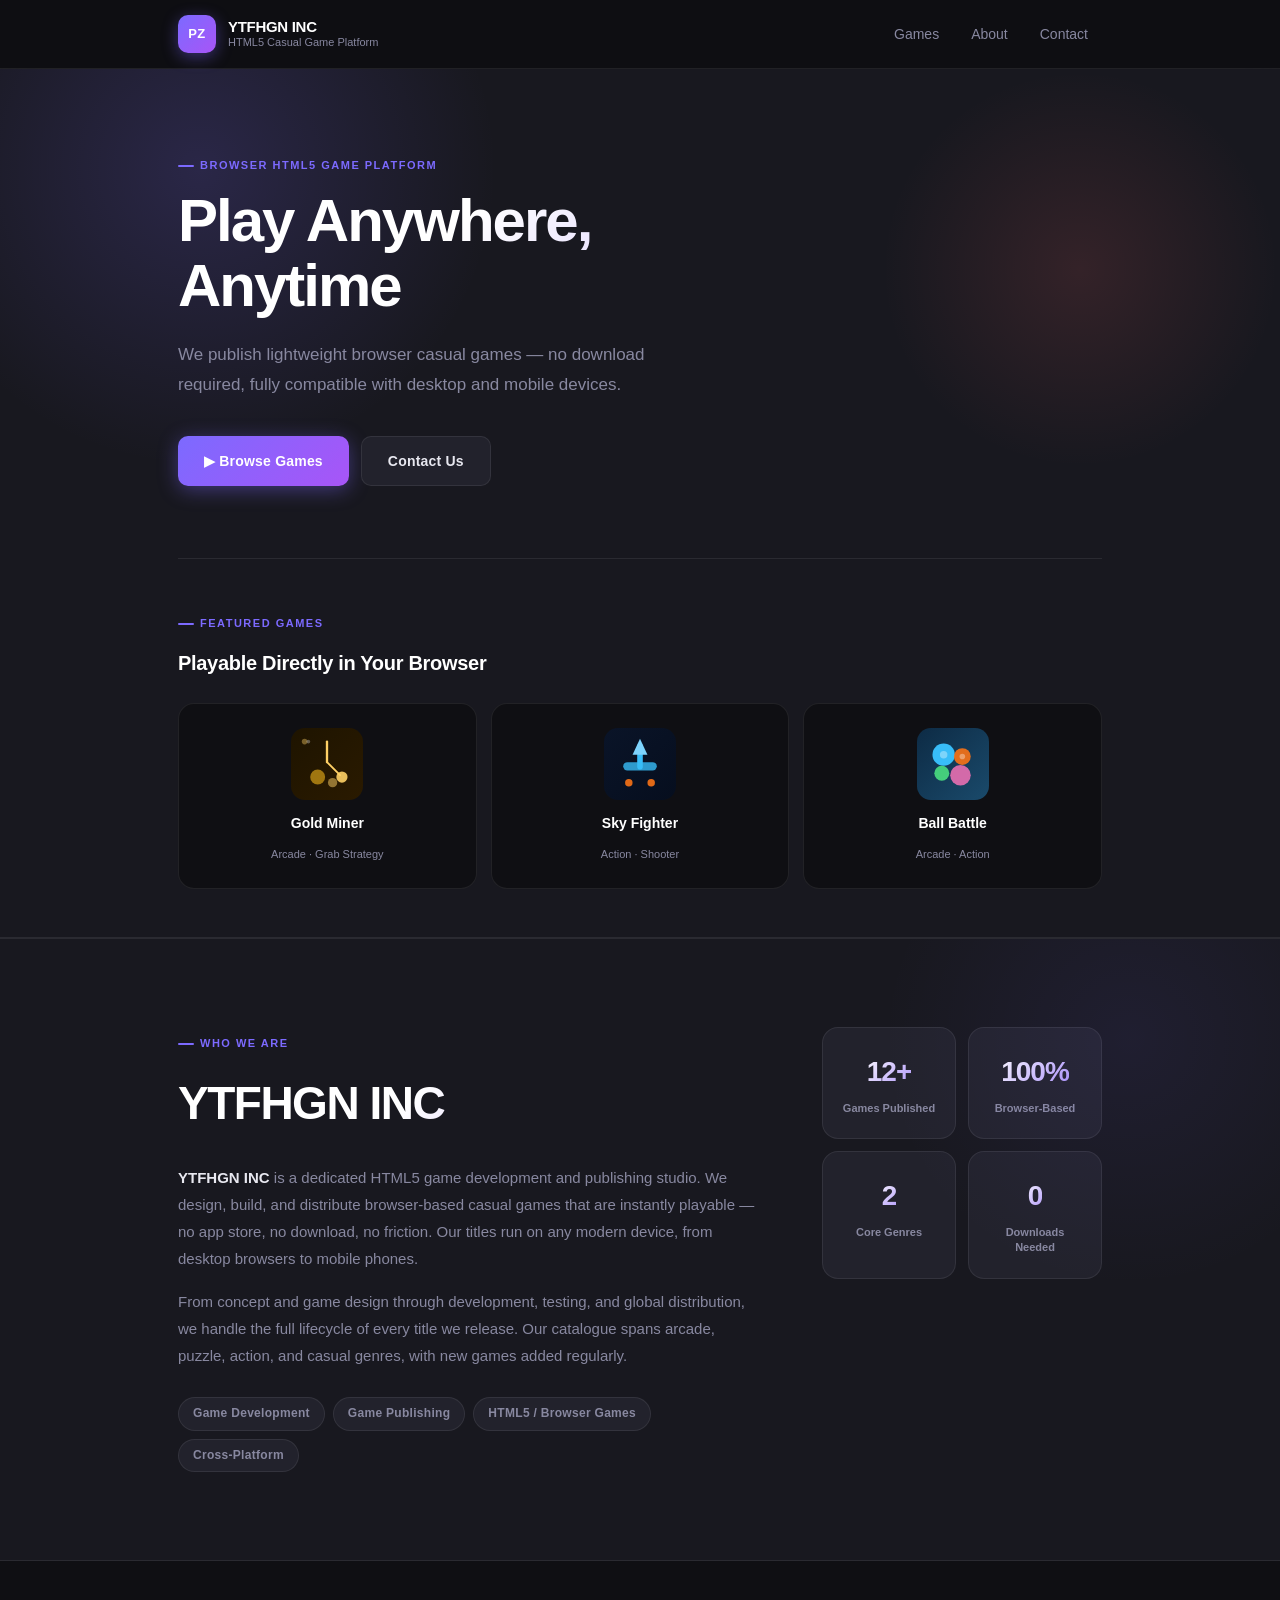
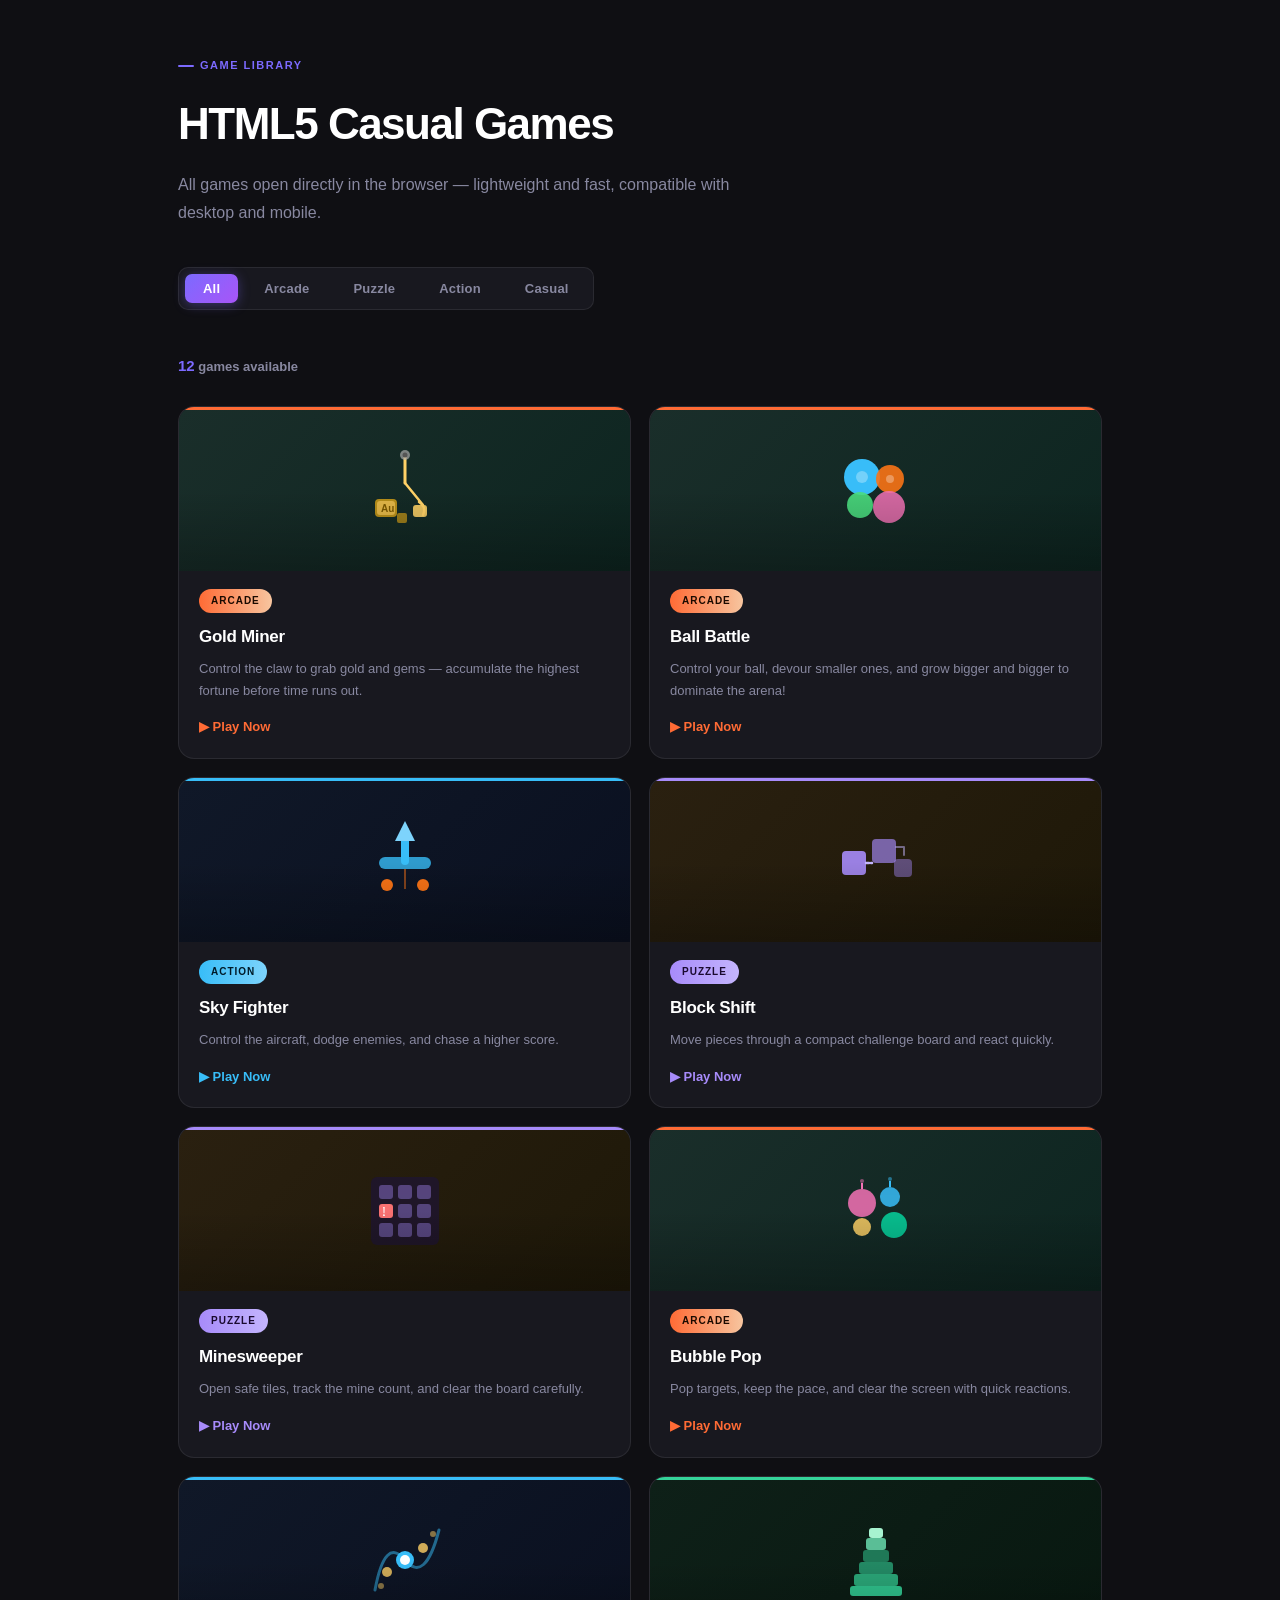
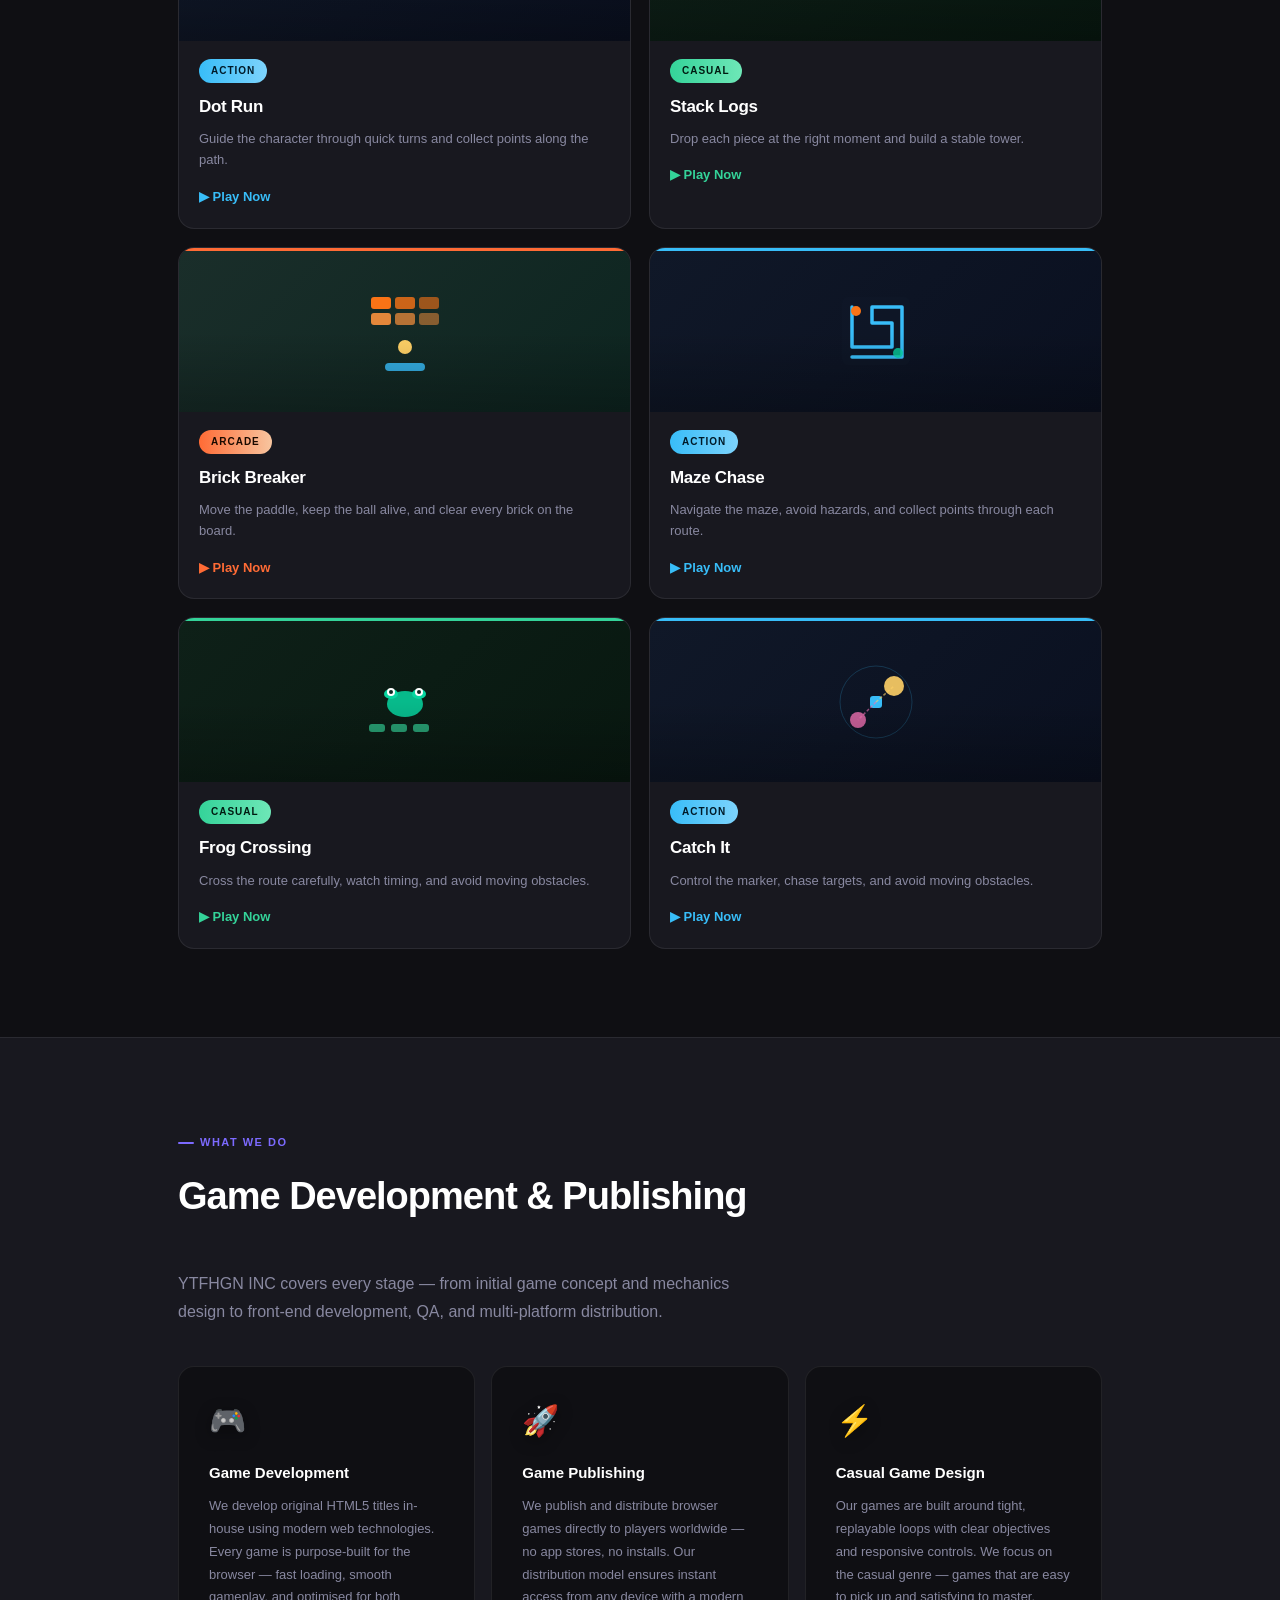
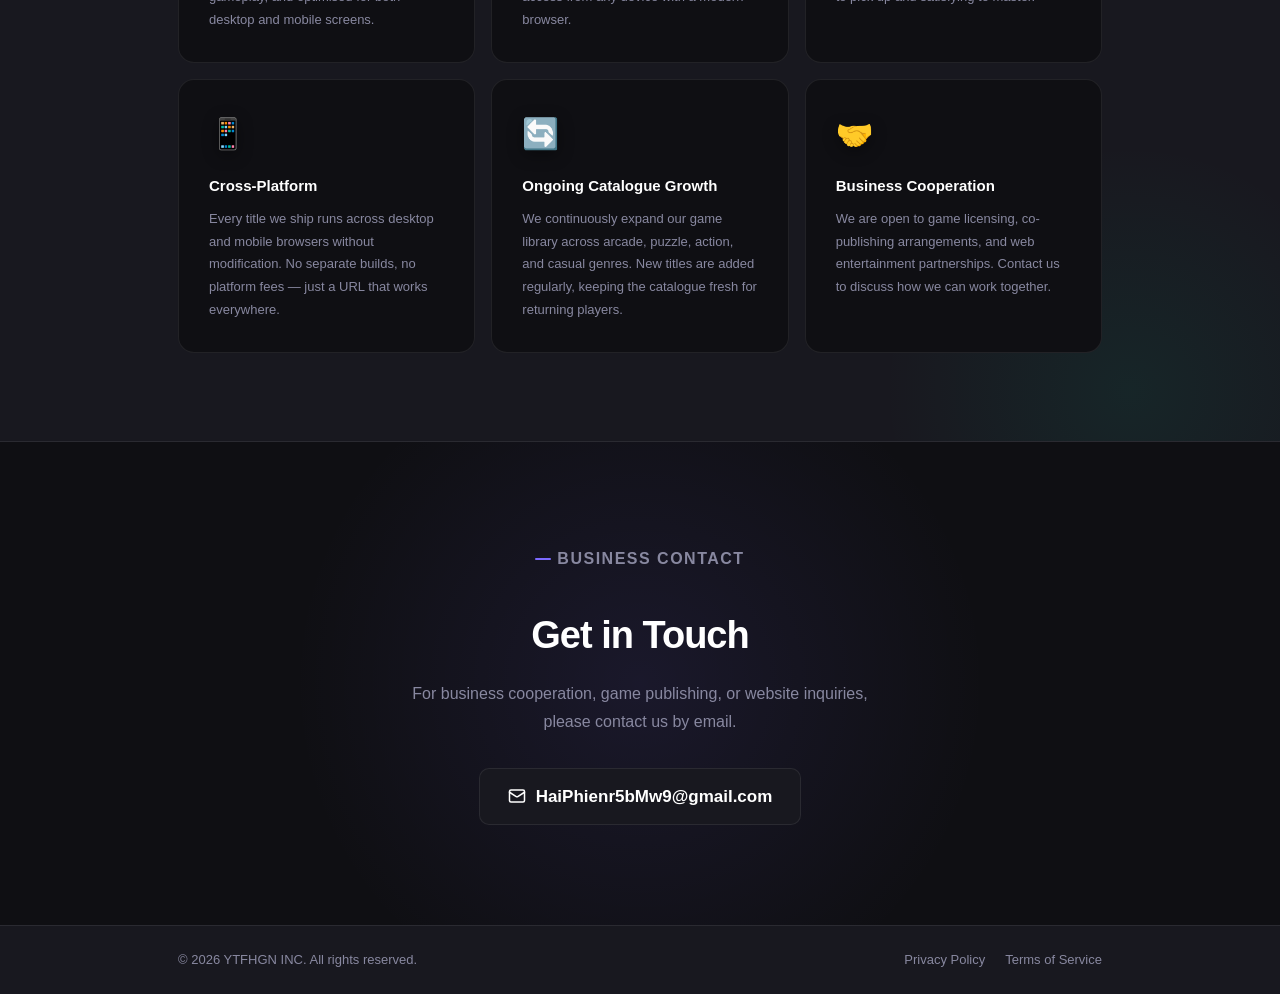
<file: index.html>
<!DOCTYPE html>
<html lang="en">
<head>
  <meta charset="UTF-8" />
  <meta name="viewport" content="width=device-width, initial-scale=1.0" />
  <title>PlayZone | HTML5 Casual Games</title>
  <link rel="stylesheet" href="style.css" />
  <script src="userData.js"></script>
</head>
<body>

  <!-- Header -->
  <header class="site-header">
    <div class="header-inner">
      <a href="index.html" class="logo">
        <span class="logo-mark">PZ</span>
        <span class="logo-text">
          <strong class="ud-company">PlayZone</strong>
          <small>HTML5 Casual Game Platform</small>
        </span>
      </a>
      <nav class="main-nav">
        <a href="#games">Games</a>
        <a href="#about">About</a>
        <a href="#contact">Contact</a>
      </nav>
    </div>
  </header>

  <main>

    <!-- Hero -->
    <section class="hero">
      <div class="container">
        <p class="section-label">Browser HTML5 Game Platform</p>
        <h1>Play Anywhere,<br>Anytime</h1>
        <p class="hero-desc">We publish lightweight browser casual games — no download required, fully compatible with desktop and mobile devices.</p>
        <div class="hero-actions">
          <a href="#games" class="btn btn-primary">▶ Browse Games</a>
          <a href="#contact" class="btn btn-outline">Contact Us</a>
        </div>

        <div class="hero-featured">
          <p class="section-label">Featured Games</p>
          <h2>Playable Directly in Your Browser</h2>
          <div class="featured-grid">

            <a href="game/gold-miner.html" class="featured-card">
              <div class="featured-thumb" style="background:linear-gradient(135deg,#1e1400,#2a1a00);">
                <svg width="56" height="56" viewBox="0 0 60 60" fill="none">
                  <line x1="30" y1="6" x2="30" y2="28" stroke="#ffd166" stroke-width="2.5" stroke-linecap="round"/>
                  <line x1="30" y1="28" x2="44" y2="42" stroke="#ffd166" stroke-width="2" stroke-linecap="round"/>
                  <circle cx="46" cy="44" r="6" fill="#ffd166" opacity="0.9"/>
                  <circle cx="20" cy="44" r="8" fill="#d4a017" opacity="0.7"/>
                  <circle cx="36" cy="50" r="5" fill="#ffd166" opacity="0.5"/>
                  <circle cx="6" cy="6" r="3" fill="#ffd166" opacity="0.4"/>
                  <circle cx="10" cy="6" r="2" fill="#fff" opacity="0.3"/>
                </svg>
              </div>
              <span>Gold Miner</span>
              <small>Arcade · Grab Strategy</small>
            </a>

            <a href="play.html?game=sky-strike" class="featured-card">
              <div class="featured-thumb" style="background:linear-gradient(135deg,#0a1428,#060e1e);">
                <svg width="56" height="56" viewBox="0 0 60 60" fill="none">
                  <rect x="27" y="8" width="6" height="28" rx="3" fill="#38bdf8"/>
                  <polygon points="30,3 38,20 22,20" fill="#7dd3fc"/>
                  <rect x="12" y="28" width="36" height="9" rx="4.5" fill="#38bdf8" opacity="0.8"/>
                  <circle cx="18" cy="50" r="4" fill="#f97316" opacity="0.9"/>
                  <circle cx="42" cy="50" r="4" fill="#f97316" opacity="0.9"/>
                </svg>
              </div>
              <span>Sky Fighter</span>
              <small>Action · Shooter</small>
            </a>

            <a href="play.html?game=qqdzz" class="featured-card">
              <div class="featured-thumb" style="background:linear-gradient(135deg,#0d2b45,#1a4a6b);">
                <svg width="56" height="56" viewBox="0 0 60 60" fill="none">
                  <circle cx="20" cy="20" r="12" fill="#38bdf8"/>
                  <circle cx="40" cy="22" r="9" fill="#f97316" opacity="0.9"/>
                  <circle cx="18" cy="40" r="8" fill="#4ade80" opacity="0.9"/>
                  <circle cx="38" cy="42" r="11" fill="#f472b6" opacity="0.85"/>
                  <circle cx="20" cy="20" r="4" fill="#fff" opacity="0.35"/>
                  <circle cx="40" cy="22" r="3" fill="#fff" opacity="0.35"/>
                </svg>
              </div>
              <span>Ball Battle</span>
              <small>Arcade · Action</small>
            </a>

          </div>
        </div>
      </div>
    </section>

    <!-- Company Intro -->
    <section class="company-section">
      <div class="container">
        <div class="company-intro">
          <div class="company-intro-text">
            <p class="section-label">Who We Are</p>
            <h2><span class="ud-company">PlayZone</span></h2>
            <p class="company-desc">
              <strong class="ud-company">PlayZone</strong> is a dedicated HTML5 game development and publishing studio.
              We design, build, and distribute browser-based casual games that are instantly playable — no app store,
              no download, no friction. Our titles run on any modern device, from desktop browsers to mobile phones.
            </p>
            <p class="company-desc">
              From concept and game design through development, testing, and global distribution,
              we handle the full lifecycle of every title we release. Our catalogue spans arcade,
              puzzle, action, and casual genres, with new games added regularly.
            </p>
            <div class="company-tags">
              <span>Game Development</span>
              <span>Game Publishing</span>
              <span>HTML5 / Browser Games</span>
              <span>Cross-Platform</span>
            </div>
          </div>
          <div class="company-stats">
            <div class="stat-card">
              <span class="stat-num">12+</span>
              <span class="stat-label">Games Published</span>
            </div>
            <div class="stat-card">
              <span class="stat-num">100%</span>
              <span class="stat-label">Browser-Based</span>
            </div>
            <div class="stat-card">
              <span class="stat-num">2</span>
              <span class="stat-label">Core Genres</span>
            </div>
            <div class="stat-card">
              <span class="stat-num">0</span>
              <span class="stat-label">Downloads Needed</span>
            </div>
          </div>
        </div>
      </div>
    </section>

    <!-- Game Library -->
    <section id="games" class="games-section">
      <div class="container">
        <p class="section-label">Game Library</p>
        <h2>HTML5 Casual Games</h2>
        <p class="section-desc">All games open directly in the browser — lightweight and fast, compatible with desktop and mobile.</p>

        <div class="filter-bar" role="group" aria-label="Filter games by category">
          <button class="filter-btn active" data-filter="all">All</button>
          <button class="filter-btn" data-filter="arcade">Arcade</button>
          <button class="filter-btn" data-filter="puzzle">Puzzle</button>
          <button class="filter-btn" data-filter="action">Action</button>
          <button class="filter-btn" data-filter="casual">Casual</button>
        </div>

        <p class="game-count"><span id="count">12</span> games available</p>

        <div class="games-grid" id="games-grid">

          <article class="game-card" data-category="arcade">
            <a href="game/gold-miner.html">
              <div class="card-thumb arcade-bg">
                <svg width="88" height="88" viewBox="0 0 88 88" fill="none">
                  <line x1="44" y1="8" x2="44" y2="36" stroke="#ffd166" stroke-width="3" stroke-linecap="round"/>
                  <line x1="44" y1="36" x2="62" y2="58" stroke="#ffd166" stroke-width="2.5" stroke-linecap="round"/>
                  <rect x="14" y="52" width="22" height="18" rx="4" fill="#d4a017" opacity="0.85"/>
                  <rect x="16" y="54" width="18" height="14" rx="3" fill="#ffd166" opacity="0.6"/>
                  <text x="20" y="65" font-size="10" fill="#7a5800" font-weight="900">Au</text>
                  <rect x="52" y="58" width="14" height="12" rx="3" fill="#ffd166" opacity="0.9"/>
                  <rect x="36" y="66" width="10" height="10" rx="2" fill="#d4a017" opacity="0.7"/>
                  <circle cx="44" cy="8" r="5" fill="#aaa" opacity="0.7"/>
                  <circle cx="44" cy="8" r="2.5" fill="#555"/>
                  <path d="M58 55 Q66 60 62 68" stroke="#ffd166" stroke-width="2.5" fill="none" stroke-linecap="round"/>
                </svg>
              </div>
              <span class="badge badge-arcade">Arcade</span>
              <h3>Gold Miner</h3>
              <p>Control the claw to grab gold and gems — accumulate the highest fortune before time runs out.</p>
              <span class="open-link">▶ Play Now</span>
            </a>
          </article>

          <article class="game-card" data-category="arcade">
            <a href="play.html?game=qqdzz">
              <div class="card-thumb arcade-bg">
                <svg width="88" height="88" viewBox="0 0 88 88" fill="none">
                  <circle cx="30" cy="30" r="18" fill="#38bdf8"/>
                  <circle cx="58" cy="32" r="14" fill="#f97316" opacity="0.9"/>
                  <circle cx="28" cy="58" r="13" fill="#4ade80" opacity="0.9"/>
                  <circle cx="57" cy="60" r="16" fill="#f472b6" opacity="0.85"/>
                  <circle cx="30" cy="30" r="6" fill="#fff" opacity="0.3"/>
                  <circle cx="58" cy="32" r="4" fill="#fff" opacity="0.3"/>
                </svg>
              </div>
              <span class="badge badge-arcade">Arcade</span>
              <h3>Ball Battle</h3>
              <p>Control your ball, devour smaller ones, and grow bigger and bigger to dominate the arena!</p>
              <span class="open-link">▶ Play Now</span>
            </a>
          </article>

          <article class="game-card" data-category="action">
            <a href="play.html?game=sky-strike">
              <div class="card-thumb action-bg">
                <svg width="88" height="88" viewBox="0 0 88 88" fill="none">
                  <rect x="40" y="10" width="8" height="38" rx="4" fill="#38bdf8"/>
                  <polygon points="44,4 54,24 34,24" fill="#7dd3fc"/>
                  <rect x="18" y="40" width="52" height="12" rx="6" fill="#38bdf8" opacity="0.8"/>
                  <circle cx="26" cy="68" r="6" fill="#f97316"/>
                  <circle cx="62" cy="68" r="6" fill="#f97316"/>
                  <line x1="44" y1="52" x2="44" y2="72" stroke="#f97316" stroke-width="2" opacity="0.5"/>
                </svg>
              </div>
              <span class="badge badge-action">Action</span>
              <h3>Sky Fighter</h3>
              <p>Control the aircraft, dodge enemies, and chase a higher score.</p>
              <span class="open-link">▶ Play Now</span>
            </a>
          </article>

          <article class="game-card" data-category="puzzle">
            <a href="play.html?game=block-shift">
              <div class="card-thumb puzzle-bg">
                <svg width="88" height="88" viewBox="0 0 88 88" fill="none">
                  <rect x="10" y="34" width="24" height="24" rx="4" fill="#a78bfa" opacity="0.9"/>
                  <rect x="40" y="22" width="24" height="24" rx="4" fill="#a78bfa" opacity="0.65"/>
                  <rect x="62" y="42" width="18" height="18" rx="4" fill="#a78bfa" opacity="0.45"/>
                  <path d="M34 46 L40 46" stroke="#c4b5fd" stroke-width="2.5" stroke-dasharray="3 2" stroke-linecap="round"/>
                  <path d="M64 30 L72 30 L72 38" stroke="#c4b5fd" stroke-width="2" stroke-linecap="round" stroke-linejoin="round" opacity="0.5"/>
                </svg>
              </div>
              <span class="badge badge-puzzle">Puzzle</span>
              <h3>Block Shift</h3>
              <p>Move pieces through a compact challenge board and react quickly.</p>
              <span class="open-link">▶ Play Now</span>
            </a>
          </article>

          <article class="game-card" data-category="puzzle">
            <a href="play.html?game=minesweeper">
              <div class="card-thumb puzzle-bg">
                <svg width="88" height="88" viewBox="0 0 88 88" fill="none">
                  <rect x="10" y="10" width="68" height="68" rx="6" fill="#1e1430" opacity="0.8"/>
                  <rect x="18" y="18" width="14" height="14" rx="3" fill="#a78bfa" opacity="0.4"/>
                  <rect x="37" y="18" width="14" height="14" rx="3" fill="#a78bfa" opacity="0.4"/>
                  <rect x="56" y="18" width="14" height="14" rx="3" fill="#a78bfa" opacity="0.4"/>
                  <rect x="18" y="37" width="14" height="14" rx="3" fill="#f87171"/>
                  <rect x="37" y="37" width="14" height="14" rx="3" fill="#a78bfa" opacity="0.4"/>
                  <rect x="56" y="37" width="14" height="14" rx="3" fill="#a78bfa" opacity="0.4"/>
                  <rect x="18" y="56" width="14" height="14" rx="3" fill="#a78bfa" opacity="0.4"/>
                  <rect x="37" y="56" width="14" height="14" rx="3" fill="#a78bfa" opacity="0.4"/>
                  <rect x="56" y="56" width="14" height="14" rx="3" fill="#a78bfa" opacity="0.4"/>
                  <text x="21" y="49" font-size="12" fill="#fff" font-weight="900">!</text>
                  <circle cx="25" cy="44" r="4" fill="#f87171" opacity="0.3"/>
                </svg>
              </div>
              <span class="badge badge-puzzle">Puzzle</span>
              <h3>Minesweeper</h3>
              <p>Open safe tiles, track the mine count, and clear the board carefully.</p>
              <span class="open-link">▶ Play Now</span>
            </a>
          </article>

          <article class="game-card" data-category="arcade">
            <a href="play.html?game=bubble-pop">
              <div class="card-thumb arcade-bg">
                <svg width="88" height="88" viewBox="0 0 88 88" fill="none">
                  <circle cx="30" cy="36" r="14" fill="#f472b6" opacity="0.85"/>
                  <circle cx="58" cy="30" r="10" fill="#38bdf8" opacity="0.85"/>
                  <circle cx="62" cy="58" r="13" fill="#06d6a0" opacity="0.85"/>
                  <circle cx="30" cy="60" r="9" fill="#ffd166" opacity="0.85"/>
                  <line x1="30" y1="22" x2="30" y2="16" stroke="#f472b6" stroke-width="2"/>
                  <line x1="58" y1="20" x2="58" y2="14" stroke="#38bdf8" stroke-width="2"/>
                  <circle cx="30" cy="14" r="2" fill="#f472b6" opacity="0.5"/>
                  <circle cx="58" cy="12" r="2" fill="#38bdf8" opacity="0.5"/>
                </svg>
              </div>
              <span class="badge badge-arcade">Arcade</span>
              <h3>Bubble Pop</h3>
              <p>Pop targets, keep the pace, and clear the screen with quick reactions.</p>
              <span class="open-link">▶ Play Now</span>
            </a>
          </article>

          <article class="game-card" data-category="action">
            <a href="play.html?game=dot-run">
              <div class="card-thumb action-bg">
                <svg width="88" height="88" viewBox="0 0 88 88" fill="none">
                  <path d="M14 74 Q24 20 44 44 Q64 68 78 14" stroke="#38bdf8" stroke-width="3" fill="none" stroke-linecap="round" opacity="0.5"/>
                  <circle cx="44" cy="44" r="9" fill="#38bdf8"/>
                  <circle cx="44" cy="44" r="5" fill="#fff"/>
                  <circle cx="26" cy="56" r="5" fill="#ffd166" opacity="0.8"/>
                  <circle cx="62" cy="32" r="5" fill="#ffd166" opacity="0.8"/>
                  <circle cx="20" cy="70" r="3" fill="#ffd166" opacity="0.5"/>
                  <circle cx="72" cy="18" r="3" fill="#ffd166" opacity="0.5"/>
                </svg>
              </div>
              <span class="badge badge-action">Action</span>
              <h3>Dot Run</h3>
              <p>Guide the character through quick turns and collect points along the path.</p>
              <span class="open-link">▶ Play Now</span>
            </a>
          </article>

          <article class="game-card" data-category="casual">
            <a href="play.html?game=stack-tower">
              <div class="card-thumb casual-bg">
                <svg width="88" height="88" viewBox="0 0 88 88" fill="none">
                  <rect x="18" y="70" width="52" height="10" rx="3" fill="#34d399" opacity="0.9"/>
                  <rect x="22" y="58" width="44" height="12" rx="3" fill="#34d399" opacity="0.75"/>
                  <rect x="27" y="46" width="34" height="12" rx="3" fill="#34d399" opacity="0.6"/>
                  <rect x="31" y="34" width="26" height="12" rx="3" fill="#34d399" opacity="0.5"/>
                  <rect x="34" y="22" width="20" height="12" rx="3" fill="#6ee7b7" opacity="0.8"/>
                  <rect x="37" y="12" width="14" height="10" rx="3" fill="#a7f3d0"/>
                </svg>
              </div>
              <span class="badge badge-casual">Casual</span>
              <h3>Stack Logs</h3>
              <p>Drop each piece at the right moment and build a stable tower.</p>
              <span class="open-link">▶ Play Now</span>
            </a>
          </article>

          <article class="game-card" data-category="arcade">
            <a href="game/brick-breaker.html">
              <div class="card-thumb arcade-bg">
                <svg width="88" height="88" viewBox="0 0 88 88" fill="none">
                  <rect x="10" y="10" width="20" height="12" rx="3" fill="#f97316"/>
                  <rect x="34" y="10" width="20" height="12" rx="3" fill="#f97316" opacity="0.8"/>
                  <rect x="58" y="10" width="20" height="12" rx="3" fill="#f97316" opacity="0.6"/>
                  <rect x="10" y="26" width="20" height="12" rx="3" fill="#fb923c" opacity="0.9"/>
                  <rect x="34" y="26" width="20" height="12" rx="3" fill="#fb923c" opacity="0.7"/>
                  <rect x="58" y="26" width="20" height="12" rx="3" fill="#fb923c" opacity="0.5"/>
                  <circle cx="44" cy="60" r="7" fill="#ffd166"/>
                  <rect x="24" y="76" width="40" height="8" rx="4" fill="#38bdf8" opacity="0.9"/>
                </svg>
              </div>
              <span class="badge badge-arcade">Arcade</span>
              <h3>Brick Breaker</h3>
              <p>Move the paddle, keep the ball alive, and clear every brick on the board.</p>
              <span class="open-link">▶ Play Now</span>
            </a>
          </article>

          <article class="game-card" data-category="action">
            <a href="play.html?game=maze-run">
              <div class="card-thumb action-bg">
                <svg width="88" height="88" viewBox="0 0 88 88" fill="none">
                  <rect x="10" y="10" width="68" height="68" rx="6" fill="#101828" opacity="0.6"/>
                  <path d="M20 20 L20 60 L60 60 L60 36 L40 36 L40 20 L70 20 M70 20 L70 70 M20 70 L70 70" stroke="#38bdf8" stroke-width="3.5" fill="none" stroke-linecap="round" stroke-linejoin="round"/>
                  <circle cx="24" cy="24" r="5" fill="#f97316"/>
                  <circle cx="66" cy="66" r="5" fill="#06d6a0" opacity="0.8"/>
                </svg>
              </div>
              <span class="badge badge-action">Action</span>
              <h3>Maze Chase</h3>
              <p>Navigate the maze, avoid hazards, and collect points through each route.</p>
              <span class="open-link">▶ Play Now</span>
            </a>
          </article>

          <article class="game-card" data-category="casual">
            <a href="play.html?game=frog-hop">
              <div class="card-thumb casual-bg">
                <svg width="88" height="88" viewBox="0 0 88 88" fill="none">
                  <rect x="8"  y="66" width="16" height="8" rx="3" fill="#34d399" opacity="0.7"/>
                  <rect x="30" y="66" width="16" height="8" rx="3" fill="#34d399" opacity="0.7"/>
                  <rect x="52" y="66" width="16" height="8" rx="3" fill="#34d399" opacity="0.7"/>
                  <ellipse cx="44" cy="46" rx="18" ry="13" fill="#06d6a0" opacity="0.85"/>
                  <ellipse cx="30" cy="36" rx="7" ry="5" fill="#06d6a0"/>
                  <ellipse cx="58" cy="36" rx="7" ry="5" fill="#06d6a0"/>
                  <circle cx="30" cy="34" r="4" fill="#fff"/>
                  <circle cx="58" cy="34" r="4" fill="#fff"/>
                  <circle cx="30" cy="34" r="2" fill="#0a2820"/>
                  <circle cx="58" cy="34" r="2" fill="#0a2820"/>
                </svg>
              </div>
              <span class="badge badge-casual">Casual</span>
              <h3>Frog Crossing</h3>
              <p>Cross the route carefully, watch timing, and avoid moving obstacles.</p>
              <span class="open-link">▶ Play Now</span>
            </a>
          </article>

          <article class="game-card" data-category="action">
            <a href="play.html?game=catch-it">
              <div class="card-thumb action-bg">
                <svg width="88" height="88" viewBox="0 0 88 88" fill="none">
                  <circle cx="44" cy="44" r="36" stroke="#38bdf8" stroke-width="1" fill="none" opacity="0.2"/>
                  <circle cx="62" cy="28" r="10" fill="#ffd166" opacity="0.9"/>
                  <circle cx="26" cy="62" r="8" fill="#f472b6" opacity="0.8"/>
                  <rect x="38" y="38" width="12" height="12" rx="3" fill="#38bdf8"/>
                  <line x1="44" y1="44" x2="62" y2="28" stroke="#ffd166" stroke-width="1.5" stroke-dasharray="3 2" opacity="0.6"/>
                  <line x1="44" y1="44" x2="26" y2="62" stroke="#f472b6" stroke-width="1.5" stroke-dasharray="3 2" opacity="0.6"/>
                </svg>
              </div>
              <span class="badge badge-action">Action</span>
              <h3>Catch It</h3>
              <p>Control the marker, chase targets, and avoid moving obstacles.</p>
              <span class="open-link">▶ Play Now</span>
            </a>
          </article>

        </div>
      </div>
    </section>

    <!-- About -->
    <section id="about" class="about-section">
      <div class="container">
        <p class="section-label">What We Do</p>
        <h2>Game Development &amp; Publishing</h2>
        <p class="section-desc">
          <span class="ud-company">PlayZone</span> covers every stage — from initial game concept and mechanics design
          to front-end development, QA, and multi-platform distribution.
        </p>
        <div class="about-grid">
          <article class="about-card">
            <span class="about-icon">🎮</span>
            <h3>Game Development</h3>
            <p>We develop original HTML5 titles in-house using modern web technologies. Every game is purpose-built for the browser — fast loading, smooth gameplay, and optimised for both desktop and mobile screens.</p>
          </article>
          <article class="about-card">
            <span class="about-icon">🚀</span>
            <h3>Game Publishing</h3>
            <p>We publish and distribute browser games directly to players worldwide — no app stores, no installs. Our distribution model ensures instant access from any device with a modern browser.</p>
          </article>
          <article class="about-card">
            <span class="about-icon">⚡</span>
            <h3>Casual Game Design</h3>
            <p>Our games are built around tight, replayable loops with clear objectives and responsive controls. We focus on the casual genre — games that are easy to pick up and satisfying to master.</p>
          </article>
          <article class="about-card">
            <span class="about-icon">📱</span>
            <h3>Cross-Platform</h3>
            <p>Every title we ship runs across desktop and mobile browsers without modification. No separate builds, no platform fees — just a URL that works everywhere.</p>
          </article>
          <article class="about-card">
            <span class="about-icon">🔄</span>
            <h3>Ongoing Catalogue Growth</h3>
            <p>We continuously expand our game library across arcade, puzzle, action, and casual genres. New titles are added regularly, keeping the catalogue fresh for returning players.</p>
          </article>
          <article class="about-card">
            <span class="about-icon">🤝</span>
            <h3>Business Cooperation</h3>
            <p>We are open to game licensing, co-publishing arrangements, and web entertainment partnerships. Contact us to discuss how we can work together.</p>
          </article>
        </div>
      </div>
    </section>

    <!-- Contact -->
    <section id="contact" class="contact-section">
      <div class="container contact-inner">
        <p class="section-label">Business Contact</p>
        <h2>Get in Touch</h2>
        <p>For business cooperation, game publishing, or website inquiries, please contact us by email.</p>
        <a href="#" class="contact-email ud-email-link">
          <svg width="18" height="18" viewBox="0 0 24 24" fill="none" stroke="currentColor" stroke-width="2" stroke-linecap="round" stroke-linejoin="round"><rect x="2" y="4" width="20" height="16" rx="2"/><path d="m22 7-8.97 5.7a1.94 1.94 0 0 1-2.06 0L2 7"/></svg>
          <span class="ud-email">hello@playzone.example</span>
        </a>
      </div>
    </section>

  </main>

  <footer class="site-footer">
    <div class="container footer-inner">
      <span>© 2026 <span class="ud-company">PlayZone</span>. All rights reserved.</span>
      <nav>
        <a href="privacy.html">Privacy Policy</a>
        <a href="terms.html">Terms of Service</a>
      </nav>
    </div>
  </footer>

  <script src="main.js"></script>
  <script>
    // 把 Telegram 启动参数（URL hash）在站内跳转时带到游戏页，否则游戏页拿不到 initData，Adsgram 会报错
    (function () {
      var h = location.hash;
      if (!h || h.indexOf('tgWebApp') === -1) return;
      var links = document.querySelectorAll('a[href]');
      for (var i = 0; i < links.length; i++) {
        var href = links[i].getAttribute('href');
        if (!href) continue;
        if ((href.indexOf('game/') === 0 || href.indexOf('play.html') === 0) && href.indexOf('#') === -1) {
          links[i].setAttribute('href', href + h);
        }
      }
    })();
  </script>
</body>
</html>
</file>
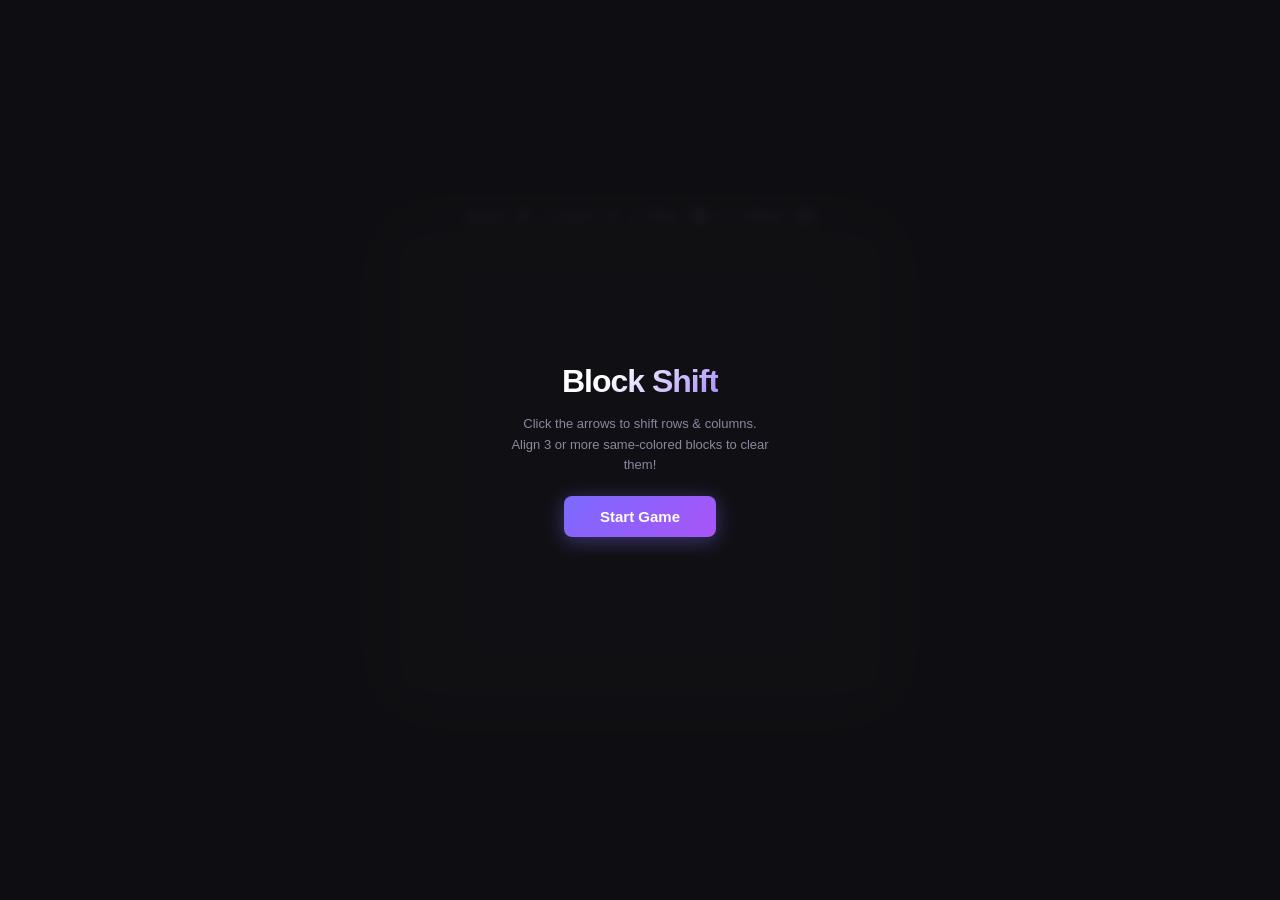
<file: game/block-shift/index.html>
<!DOCTYPE html>
<html lang="en">
<head>
<meta charset="UTF-8"/>
<meta name="viewport" content="width=device-width, initial-scale=1.0, viewport-fit=cover, user-scalable=no"/>
<title>Block Shift</title>
<style>
  * { margin:0; padding:0; box-sizing:border-box; }
  html, body { width:100%; height:100%; }
  body {
    background:#0f0f13;
    display:flex;
    flex-direction:column;
    align-items:center;
    justify-content:center;
    font-family:-apple-system,BlinkMacSystemFont,"Segoe UI",sans-serif;
    color:#e8e8f0;
    overflow:hidden;
    user-select:none;
    padding:8px;
    touch-action:none;
  }
  #hud {
    display:flex;
    flex-wrap:wrap;
    justify-content:center;
    gap:14px;
    margin-bottom:10px;
    font-size:13px;
    font-weight:600;
    color:#8888a0;
    letter-spacing:0.5px;
    flex-shrink:0;
    text-align:center;
  }
  #hud span { color:#e8e8f0; }
  #timer-el.urgent { color:#f87171 !important; }
  canvas {
    display:block;
    border-radius:12px;
    border:1px solid rgba(255,255,255,0.08);
    box-shadow:0 0 60px rgba(167,139,250,0.12);
    cursor:pointer;
    width: min(480px, calc(100vw - 16px), calc((100vh - 70px) * 480 / 460));
    height:auto;
    aspect-ratio:480 / 460;
    touch-action:none;
  }
  #overlay {
    position:fixed;
    inset:0;
    background:rgba(15,15,19,0.88);
    display:flex;
    flex-direction:column;
    align-items:center;
    justify-content:center;
    gap:14px;
    backdrop-filter:blur(6px);
  }
  #overlay h2 {
    font-size:32px;
    font-weight:900;
    letter-spacing:-1px;
    background:linear-gradient(135deg,#fff 30%,#a78bfa);
    -webkit-background-clip:text;
    -webkit-text-fill-color:transparent;
    background-clip:text;
  }
  #overlay p { color:#8888a0; font-size:13px; text-align:center; max-width:280px; line-height:1.6; }
  #overlay button {
    margin-top:6px;
    padding:12px 36px;
    background:linear-gradient(135deg,#7c6aff,#a855f7);
    color:#fff;
    border:none;
    border-radius:8px;
    font-size:15px;
    font-weight:700;
    cursor:pointer;
    box-shadow:0 4px 20px rgba(124,106,255,0.4);
    transition:transform 0.15s,box-shadow 0.15s;
  }
  #overlay button:hover { transform:translateY(-2px); box-shadow:0 8px 28px rgba(124,106,255,0.55); }
  #overlay.hidden { display:none; }
  #hint { font-size:11px; color:#555570; margin-top:-4px; }
</style>
</head>
<body>

<div id="hud">
  Score <span id="score-el">0</span>
  &nbsp;|&nbsp;
  Level <span id="level-el">1</span>
  &nbsp;|&nbsp;
  Time <span id="timer-el">90</span>s
  &nbsp;|&nbsp;
  Need <span id="target-el">10</span>
</div>

<canvas id="c"></canvas>

<div id="overlay">
  <h2 id="ov-title">Block Shift</h2>
  <p id="ov-sub">Click the arrows to shift rows &amp; columns.<br>Align 3 or more same-colored blocks to clear them!</p>
  <button id="ov-btn">Start Game</button>
</div>

<script>
const canvas  = document.getElementById('c');
const ctx     = canvas.getContext('2d');
const overlay = document.getElementById('overlay');
const ovTitle = document.getElementById('ov-title');
const ovSub   = document.getElementById('ov-sub');
const ovBtn   = document.getElementById('ov-btn');
const scoreEl = document.getElementById('score-el');
const levelEl = document.getElementById('level-el');
const timerEl = document.getElementById('timer-el');
const targetEl = document.getElementById('target-el');

// ── Canvas & grid layout ─────────────────────────────
const CW = 480, CH = 460;
canvas.width = CW; canvas.height = CH;

const ROWS = 6, COLS = 6;
const CELL = 56, GAP = 3;
const GRID_W = COLS * (CELL + GAP) - GAP; // 351
const GRID_H = ROWS * (CELL + GAP) - GAP; // 351
const GX = Math.round((CW - GRID_W) / 2); // ~65
const GY = Math.round((CH - GRID_H) / 2); // ~55
const AR   = 14;  // arrow button radius
const APAD = 7;   // gap from button edge to grid

// ── Color palette ─────────────────────────────────────
const COLORS = [
  { fill:'#a78bfa', dark:'#7c5ef0', glow:'rgba(167,139,250,0.5)' },
  { fill:'#38bdf8', dark:'#0ea5e9', glow:'rgba(56,189,248,0.5)'  },
  { fill:'#f97316', dark:'#ea6a0a', glow:'rgba(249,115,22,0.5)'  },
  { fill:'#06d6a0', dark:'#059669', glow:'rgba(6,214,160,0.5)'   },
  { fill:'#f472b6', dark:'#ec4899', glow:'rgba(244,114,182,0.5)' },
];

// ── Game state ────────────────────────────────────────
let grid = [];
let state = 'idle';          // idle | playing | busy | gameover
let score = 0, level = 1, timeLeft = 90;
let clearedSets = 0, targetSets = 10;
let busy = false;
let popCells = [], popStart = 0;
const POP_DUR = 380;
let hoveredArrow = null;
let timerInterval, rafId;

// ── Grid helpers ──────────────────────────────────────
function numColors() { return Math.min(3 + level, COLORS.length); }
function cellX(c)    { return GX + c * (CELL + GAP); }
function cellY(r)    { return GY + r * (CELL + GAP); }
function randColor() { return Math.floor(Math.random() * numColors()); }

function initGrid() {
  grid = [];
  for (let r = 0; r < ROWS; r++) {
    grid[r] = [];
    for (let c = 0; c < COLS; c++) grid[r][c] = randColor();
  }
}

// ── Shift operations ──────────────────────────────────
function shiftRowLeft(r)  { grid[r].push(grid[r].shift()); }
function shiftRowRight(r) { grid[r].unshift(grid[r].pop()); }
function shiftColUp(c) {
  const top = grid[0][c];
  for (let r = 0; r < ROWS-1; r++) grid[r][c] = grid[r+1][c];
  grid[ROWS-1][c] = top;
}
function shiftColDown(c) {
  const bot = grid[ROWS-1][c];
  for (let r = ROWS-1; r > 0; r--) grid[r][c] = grid[r-1][c];
  grid[0][c] = bot;
}

// ── Match detection ───────────────────────────────────
function findMatches() {
  const matched = Array.from({length:ROWS}, () => new Array(COLS).fill(false));
  // rows
  for (let r = 0; r < ROWS; r++) {
    for (let c = 0; c < COLS; ) {
      let run = 1;
      while (c + run < COLS && grid[r][c+run] === grid[r][c]) run++;
      if (run >= 3) for (let k = c; k < c+run; k++) matched[r][k] = true;
      c += run;
    }
  }
  // columns
  for (let c = 0; c < COLS; c++) {
    for (let r = 0; r < ROWS; ) {
      let run = 1;
      while (r + run < ROWS && grid[r+run][c] === grid[r][c]) run++;
      if (run >= 3) for (let k = r; k < r+run; k++) matched[k][c] = true;
      r += run;
    }
  }
  return matched;
}

function countMatched(m) {
  let n = 0;
  for (let r = 0; r < ROWS; r++) for (let c = 0; c < COLS; c++) if (m[r][c]) n++;
  return n;
}

function applyGravity(matched) {
  for (let c = 0; c < COLS; c++) {
    let write = ROWS - 1;
    for (let r = ROWS-1; r >= 0; r--) {
      if (!matched[r][c]) { grid[write][c] = grid[r][c]; write--; }
    }
    for (let r = write; r >= 0; r--) grid[r][c] = randColor();
  }
}

// ── Match processing (with pop animation) ────────────
function processMatches() {
  const matched = findMatches();
  const n = countMatched(matched);
  if (n === 0) { busy = false; return; }

  // Score
  const pts = n >= 6 ? n * 25 : n >= 4 ? n * 15 : n * 10;
  score += pts * level;

  // Time bonus
  timeLeft = Math.min(99, timeLeft + (n >= 6 ? 6 : n >= 4 ? 4 : 2));

  // Accumulate cleared sets
  clearedSets++;
  updateHud();

  // Record cells to pop
  popCells = [];
  for (let r = 0; r < ROWS; r++)
    for (let c = 0; c < COLS; c++)
      if (matched[r][c]) popCells.push({r, c, color: grid[r][c]});
  popStart = performance.now();

  setTimeout(() => {
    applyGravity(matched);
    popCells = [];

    // Level up
    if (clearedSets >= targetSets) {
      level++;
      clearedSets = 0;
      targetSets = 10 + level * 2;
      timeLeft = Math.min(99, timeLeft + 15);
      initGrid();
      updateHud();
    }

    // Chain check
    setTimeout(() => processMatches(), 60);
  }, POP_DUR);
}

// ── Arrow hit-test ─────────────────────────────────────
function arrowPositions() {
  const arrows = [];
  for (let r = 0; r < ROWS; r++) {
    const cy = cellY(r) + CELL/2;
    arrows.push({type:'row', r, dir:'left',  x: GX - APAD - AR,          y: cy });
    arrows.push({type:'row', r, dir:'right', x: GX + GRID_W + APAD + AR, y: cy });
  }
  for (let c = 0; c < COLS; c++) {
    const cx = cellX(c) + CELL/2;
    arrows.push({type:'col', c, dir:'up',   x: cx, y: GY - APAD - AR          });
    arrows.push({type:'col', c, dir:'down', x: cx, y: GY + GRID_H + APAD + AR });
  }
  return arrows;
}

function getArrowAt(px, py) {
  for (const a of arrowPositions()) {
    if (Math.hypot(px - a.x, py - a.y) <= AR + 5) return a;
  }
  return null;
}

// ── Input ──────────────────────────────────────────────
function handleClick(px, py) {
  if (state !== 'playing' || busy) return;
  const a = getArrowAt(px, py);
  if (!a) return;

  if (a.type === 'row') {
    if (a.dir === 'left')  shiftRowLeft(a.r);
    else                   shiftRowRight(a.r);
  } else {
    if (a.dir === 'up')    shiftColUp(a.c);
    else                   shiftColDown(a.c);
  }

  busy = true;
  setTimeout(() => processMatches(), 50);
}

function toCanvasCoords(e, touch) {
  const rect = canvas.getBoundingClientRect();
  const src  = touch || e;
  return {
    x: (src.clientX - rect.left) * (CW / rect.width),
    y: (src.clientY - rect.top)  * (CH / rect.height),
  };
}

canvas.addEventListener('click',      e => { const p = toCanvasCoords(e); handleClick(p.x, p.y); });
canvas.addEventListener('touchstart', e => {
  e.preventDefault();
  const p = toCanvasCoords(e, e.touches[0]);
  handleClick(p.x, p.y);
}, { passive:false });
canvas.addEventListener('mousemove',  e => {
  const p = toCanvasCoords(e);
  hoveredArrow = state === 'playing' ? getArrowAt(p.x, p.y) : null;
});
canvas.addEventListener('mouseleave', () => { hoveredArrow = null; });

ovBtn.addEventListener('click', startGame);

// ── Game control ──────────────────────────────────────
function startGame() {
  score = 0; level = 1; timeLeft = 90;
  clearedSets = 0; targetSets = 10;
  busy = false; popCells = [];
  initGrid();
  updateHud();
  overlay.classList.add('hidden');
  state = 'playing';
  if (timerInterval) clearInterval(timerInterval);
  timerInterval = setInterval(tickTimer, 1000);
  if (rafId) cancelAnimationFrame(rafId);
  rafId = requestAnimationFrame(loop);
}

function tickTimer() {
  if (state !== 'playing') return;
  timeLeft--;
  timerEl.classList.toggle('urgent', timeLeft <= 15);
  if (timeLeft <= 0) { timeLeft = 0; endGame(); }
  updateHud();
}

function endGame() {
  state = 'gameover';
  clearInterval(timerInterval);
  ovTitle.textContent = 'Time Up!';
  ovSub.textContent   = `Final Score: ${score}  —  Level ${level}`;
  ovBtn.textContent   = 'Play Again';
  overlay.classList.remove('hidden');
}

function updateHud() {
  scoreEl.textContent  = score;
  levelEl.textContent  = level;
  timerEl.textContent  = timeLeft;
  targetEl.textContent = Math.max(0, targetSets - clearedSets);
}

// ── Rendering ─────────────────────────────────────────
function drawBg() {
  ctx.fillStyle = '#18181f';
  ctx.fillRect(0, 0, CW, CH);

  // Subtle grid area glow
  ctx.save();
  ctx.shadowColor = 'rgba(167,139,250,0.06)';
  ctx.shadowBlur  = 40;
  ctx.fillStyle   = 'rgba(255,255,255,0.025)';
  ctx.beginPath();
  ctx.roundRect(GX - 6, GY - 6, GRID_W + 12, GRID_H + 12, 10);
  ctx.fill();
  ctx.restore();
}

function drawArrowBtn(ax, ay, dir, hovered) {
  ctx.save();
  // Circle bg
  ctx.fillStyle   = hovered ? 'rgba(167,139,250,0.25)' : 'rgba(255,255,255,0.06)';
  ctx.strokeStyle = hovered ? '#a78bfa'                 : 'rgba(255,255,255,0.12)';
  ctx.lineWidth   = 1.5;
  ctx.beginPath();
  ctx.arc(ax, ay, AR, 0, Math.PI*2);
  ctx.fill();
  ctx.stroke();

  // Triangle arrow
  ctx.fillStyle = hovered ? '#e8e8f0' : '#666680';
  ctx.beginPath();
  const s = 6;
  switch (dir) {
    case 'left':  ctx.moveTo(ax-s,ay); ctx.lineTo(ax+s*.6,ay-s*.8); ctx.lineTo(ax+s*.6,ay+s*.8); break;
    case 'right': ctx.moveTo(ax+s,ay); ctx.lineTo(ax-s*.6,ay-s*.8); ctx.lineTo(ax-s*.6,ay+s*.8); break;
    case 'up':    ctx.moveTo(ax,ay-s); ctx.lineTo(ax+s*.8,ay+s*.6); ctx.lineTo(ax-s*.8,ay+s*.6); break;
    case 'down':  ctx.moveTo(ax,ay+s); ctx.lineTo(ax+s*.8,ay-s*.6); ctx.lineTo(ax-s*.8,ay-s*.6); break;
  }
  ctx.closePath();
  ctx.fill();
  ctx.restore();
}

function drawArrows() {
  const arrows = arrowPositions();
  for (const a of arrows) {
    const hov = hoveredArrow &&
      hoveredArrow.type === a.type &&
      hoveredArrow.dir  === a.dir  &&
      (a.type === 'row' ? hoveredArrow.r === a.r : hoveredArrow.c === a.c);
    drawArrowBtn(a.x, a.y, a.dir, hov);
  }
}

function drawGrid() {
  const now = performance.now();
  const popSet = new Set(popCells.map(p => `${p.r},${p.c}`));
  const popT   = popCells.length ? Math.min(1, (now - popStart) / POP_DUR) : 1;

  for (let r = 0; r < ROWS; r++) {
    for (let c = 0; c < COLS; c++) {
      const ci = grid[r][c];
      if (ci < 0 || ci >= COLORS.length) continue;
      const col   = COLORS[ci];
      const x     = cellX(c);
      const y     = cellY(r);
      const isPop = popSet.has(`${r},${c}`);

      ctx.save();

      if (isPop) {
        // Scale-out + fade
        const s = 1 + popT * 0.45;
        ctx.globalAlpha = 1 - popT;
        ctx.translate(x + CELL/2, y + CELL/2);
        ctx.scale(s, s);
        ctx.translate(-(x + CELL/2), -(y + CELL/2));
        ctx.shadowColor = col.glow;
        ctx.shadowBlur  = 18 + popT * 20;
      } else {
        ctx.shadowColor = col.glow;
        ctx.shadowBlur  = 6;
      }

      // Block body
      const grad = ctx.createLinearGradient(x, y, x, y + CELL);
      grad.addColorStop(0, col.fill);
      grad.addColorStop(1, col.dark);
      ctx.fillStyle = grad;
      ctx.beginPath();
      ctx.roundRect(x, y, CELL, CELL, 7);
      ctx.fill();

      ctx.shadowBlur = 0;

      // Top highlight
      ctx.fillStyle = 'rgba(255,255,255,0.22)';
      ctx.beginPath();
      ctx.roundRect(x + 4, y + 3, CELL - 8, 7, 4);
      ctx.fill();

      // Bottom shade
      ctx.fillStyle = 'rgba(0,0,0,0.18)';
      ctx.beginPath();
      ctx.roundRect(x + 4, y + CELL - 8, CELL - 8, 5, 3);
      ctx.fill();

      ctx.restore();
    }
  }
}

function loop() {
  drawBg();
  drawArrows();
  drawGrid();
  rafId = requestAnimationFrame(loop);
}

// Initial static render
drawBg();
</script>
</body>
</html>
</file>
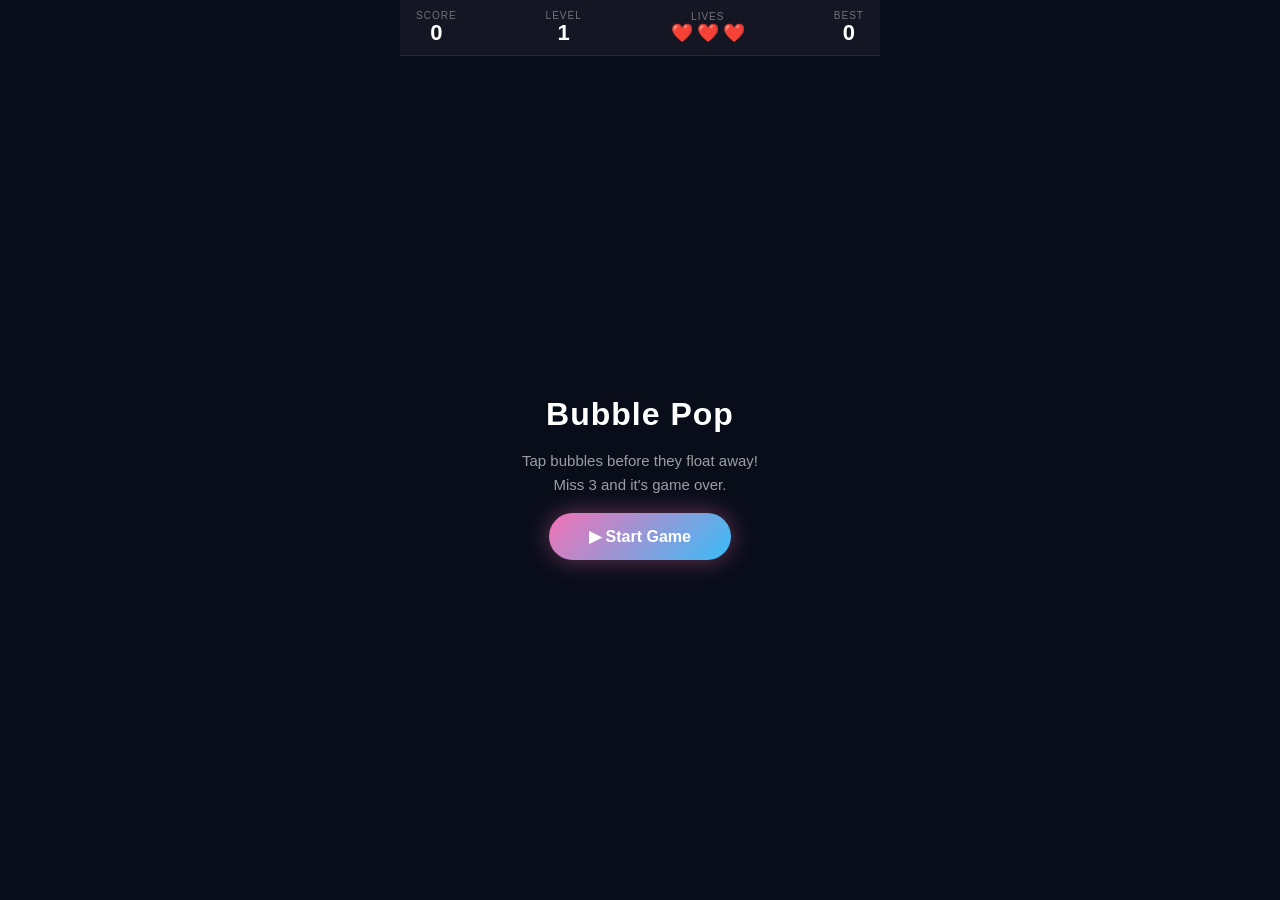
<file: game/bubble-pop/index.html>
<!DOCTYPE html>
<html lang="en">
<head>
  <meta charset="UTF-8" />
  <meta name="viewport" content="width=device-width, initial-scale=1.0, user-scalable=no" />
  <title>Bubble Pop</title>
  <style>
    * { margin: 0; padding: 0; box-sizing: border-box; }

    body {
      background: #0a0e1a;
      display: flex;
      flex-direction: column;
      align-items: center;
      justify-content: flex-start;
      height: 100vh;
      overflow: hidden;
      font-family: 'Segoe UI', sans-serif;
      user-select: none;
    }

    #hud {
      display: flex;
      align-items: center;
      justify-content: space-between;
      width: 100%;
      max-width: 480px;
      padding: 10px 16px;
      background: rgba(255,255,255,0.04);
      border-bottom: 1px solid rgba(255,255,255,0.08);
      flex-shrink: 0;
    }

    .hud-block { text-align: center; }
    .hud-label { font-size: 10px; letter-spacing: 1px; text-transform: uppercase; color: rgba(255,255,255,0.4); }
    .hud-value { font-size: 22px; font-weight: 700; color: #fff; line-height: 1.1; }

    #lives-display { display: flex; gap: 4px; align-items: center; justify-content: center; }
    .heart { font-size: 18px; }

    #game-area {
      position: relative;
      width: 100%;
      max-width: 480px;
      flex: 1;
      overflow: hidden;
      cursor: crosshair;
    }

    canvas {
      display: block;
      width: 100%;
      height: 100%;
    }

    /* Overlay screens */
    .screen {
      position: absolute;
      inset: 0;
      display: flex;
      flex-direction: column;
      align-items: center;
      justify-content: center;
      gap: 16px;
      background: rgba(10,14,26,0.88);
      backdrop-filter: blur(6px);
      z-index: 10;
    }
    .screen.hidden { display: none; }

    .screen h2 {
      font-size: 32px;
      font-weight: 800;
      color: #fff;
      letter-spacing: 1px;
    }
    .screen p {
      font-size: 15px;
      color: rgba(255,255,255,0.6);
      text-align: center;
      max-width: 280px;
      line-height: 1.6;
    }
    .screen .score-line {
      font-size: 42px;
      font-weight: 900;
      background: linear-gradient(135deg, #f472b6, #38bdf8);
      -webkit-background-clip: text;
      -webkit-text-fill-color: transparent;
    }

    .btn-play {
      padding: 14px 40px;
      border: none;
      border-radius: 50px;
      font-size: 16px;
      font-weight: 700;
      cursor: pointer;
      background: linear-gradient(135deg, #f472b6, #38bdf8);
      color: #fff;
      box-shadow: 0 0 24px rgba(244,114,182,0.4);
      transition: transform 0.15s, box-shadow 0.15s;
    }
    .btn-play:hover { transform: scale(1.05); box-shadow: 0 0 32px rgba(244,114,182,0.6); }
    .btn-play:active { transform: scale(0.97); }

    #combo-toast {
      position: absolute;
      pointer-events: none;
      font-size: 20px;
      font-weight: 800;
      color: #ffd166;
      text-shadow: 0 0 12px #ffd16688;
      z-index: 20;
      opacity: 0;
      transition: opacity 0.2s;
    }
  </style>
</head>
<body>

<div id="hud">
  <div class="hud-block">
    <div class="hud-label">Score</div>
    <div class="hud-value" id="score-val">0</div>
  </div>
  <div class="hud-block">
    <div class="hud-label">Level</div>
    <div class="hud-value" id="level-val">1</div>
  </div>
  <div class="hud-block">
    <div class="hud-label">Lives</div>
    <div id="lives-display"></div>
  </div>
  <div class="hud-block">
    <div class="hud-label">Best</div>
    <div class="hud-value" id="best-val">0</div>
  </div>
</div>

<div id="game-area">
  <canvas id="canvas"></canvas>
  <div id="combo-toast"></div>

  <!-- Start screen -->
  <div class="screen" id="screen-start">
    <h2>Bubble Pop</h2>
    <p>Tap bubbles before they float away!<br>Miss 3 and it's game over.</p>
    <button class="btn-play" id="btn-start">▶ Start Game</button>
  </div>

  <!-- Game over screen -->
  <div class="screen hidden" id="screen-over">
    <h2>Game Over</h2>
    <div class="score-line" id="final-score">0</div>
    <p id="over-msg">Keep practising to beat your best!</p>
    <button class="btn-play" id="btn-restart">↺ Play Again</button>
  </div>
</div>

<script>
(() => {
  const canvas = document.getElementById('canvas');
  const ctx = canvas.getContext('2d');
  const gameArea = document.getElementById('game-area');
  const scoreEl = document.getElementById('score-val');
  const levelEl = document.getElementById('level-val');
  const livesEl = document.getElementById('lives-display');
  const bestEl = document.getElementById('best-val');
  const finalEl = document.getElementById('final-score');
  const overMsg = document.getElementById('over-msg');
  const comboToast = document.getElementById('combo-toast');
  const screenStart = document.getElementById('screen-start');
  const screenOver = document.getElementById('screen-over');

  let W, H;
  let bubbles = [], particles = [], floatTexts = [];
  let score = 0, lives = 3, level = 1, best = 0;
  let running = false;
  let spawnTimer = 0, spawnInterval = 110;
  let combo = 0, comboTimer = 0;
  let raf;

  const COLORS = [
    { fill: '#f472b6', glow: '#f472b680' },
    { fill: '#38bdf8', glow: '#38bdf880' },
    { fill: '#06d6a0', glow: '#06d6a080' },
    { fill: '#ffd166', glow: '#ffd16680' },
    { fill: '#a78bfa', glow: '#a78bfa80' },
    { fill: '#fb7185', glow: '#fb718580' },
    { fill: '#34d399', glow: '#34d39980' },
  ];

  // Special bubble types
  const TYPES = {
    NORMAL:  { weight: 70, scoreBase: 10 },
    FAST:    { weight: 15, scoreBase: 20 },
    BIG:     { weight: 10, scoreBase: 5  },
    BONUS:   { weight: 5,  scoreBase: 50 },
  };

  function resize() {
    W = canvas.width  = gameArea.clientWidth;
    H = canvas.height = gameArea.clientHeight;
  }

  function lerp(a, b, t) { return a + (b - a) * t; }

  function pickType() {
    const roll = Math.random() * 100;
    let acc = 0;
    for (const [k, v] of Object.entries(TYPES)) {
      acc += v.weight;
      if (roll < acc) return k;
    }
    return 'NORMAL';
  }

  function spawnBubble() {
    const type = pickType();
    const color = COLORS[Math.floor(Math.random() * COLORS.length)];
    let r, speed;
    if (type === 'BIG')   { r = 36 + Math.random() * 14; speed = 0.6 + Math.random() * 0.3; }
    else if (type === 'FAST') { r = 18 + Math.random() * 8;  speed = 1.6 + Math.random() * 0.8 + level * 0.1; }
    else if (type === 'BONUS') { r = 22 + Math.random() * 6; speed = 0.9 + Math.random() * 0.4; }
    else { r = 22 + Math.random() * 16; speed = 0.8 + Math.random() * 0.5 + level * 0.05; }

    const x = r + Math.random() * (W - r * 2);
    const wobbleAmp   = 0.5 + Math.random() * 1.0;
    const wobbleSpeed = 0.015 + Math.random() * 0.02;
    const wobbleOffset = Math.random() * Math.PI * 2;

    bubbles.push({
      x, y: H + r,
      r, speed, color, type,
      wobbleAmp, wobbleSpeed, wobbleOffset,
      t: 0,
      pop: false, popT: 0,
      scale: 1,
      alpha: 1,
    });
  }

  function spawnParticles(x, y, color, count = 10) {
    for (let i = 0; i < count; i++) {
      const angle = (Math.PI * 2 / count) * i + Math.random() * 0.4;
      const speed = 2 + Math.random() * 4;
      particles.push({
        x, y,
        vx: Math.cos(angle) * speed,
        vy: Math.sin(angle) * speed - 1,
        r: 3 + Math.random() * 4,
        color: color.fill,
        alpha: 1,
        life: 1,
      });
    }
  }

  function spawnFloatText(x, y, text, color = '#ffd166') {
    floatTexts.push({ x, y, text, color, alpha: 1, vy: -1.5 });
  }

  function updateCombo() {
    if (combo >= 3) {
      comboToast.textContent = `${combo}x COMBO!`;
      comboToast.style.left = (W / 2 - 60) + 'px';
      comboToast.style.top  = (H * 0.3) + 'px';
      comboToast.style.opacity = '1';
      clearTimeout(window._comboClear);
      window._comboClear = setTimeout(() => { comboToast.style.opacity = '0'; }, 800);
    }
  }

  function popBubble(b, cx, cy) {
    if (b.pop) return;
    b.pop = true;
    const multiplier = combo >= 5 ? 3 : combo >= 3 ? 2 : 1;
    const pts = TYPES[b.type].scoreBase * multiplier;
    score += pts;
    combo++;
    comboTimer = 120;
    updateCombo();

    spawnParticles(cx, cy, b.color, b.type === 'BONUS' ? 18 : 10);
    const label = pts >= 50 ? `+${pts} 🌟` : `+${pts}`;
    spawnFloatText(cx, cy - b.r, label, b.color.fill);
    scoreEl.textContent = score;

    if (score > best) {
      best = score;
      bestEl.textContent = best;
      localStorage.setItem('bubbleBest', best);
    }

    // Level up every 200 pts
    const newLevel = Math.floor(score / 200) + 1;
    if (newLevel > level) {
      level = newLevel;
      levelEl.textContent = level;
      spawnInterval = Math.max(50, 110 - level * 8);
    }
  }

  function renderBubble(b) {
    ctx.save();
    ctx.globalAlpha = b.alpha;
    ctx.translate(b.x, b.y);
    ctx.scale(b.scale, b.scale);

    // Glow
    const grad = ctx.createRadialGradient(0, 0, b.r * 0.1, 0, 0, b.r * 1.4);
    grad.addColorStop(0, b.color.glow);
    grad.addColorStop(1, 'transparent');
    ctx.fillStyle = grad;
    ctx.beginPath();
    ctx.arc(0, 0, b.r * 1.4, 0, Math.PI * 2);
    ctx.fill();

    // Bubble body
    const bodyGrad = ctx.createRadialGradient(-b.r * 0.3, -b.r * 0.3, b.r * 0.05, 0, 0, b.r);
    bodyGrad.addColorStop(0, b.color.fill + 'cc');
    bodyGrad.addColorStop(0.6, b.color.fill + '99');
    bodyGrad.addColorStop(1, b.color.fill + '44');
    ctx.fillStyle = bodyGrad;
    ctx.beginPath();
    ctx.arc(0, 0, b.r, 0, Math.PI * 2);
    ctx.fill();

    // Shine
    ctx.fillStyle = 'rgba(255,255,255,0.45)';
    ctx.beginPath();
    ctx.ellipse(-b.r * 0.28, -b.r * 0.3, b.r * 0.22, b.r * 0.14, -0.5, 0, Math.PI * 2);
    ctx.fill();

    // Type indicator
    if (b.type === 'BONUS') {
      ctx.fillStyle = '#fff';
      ctx.font = `bold ${b.r * 0.6}px Segoe UI`;
      ctx.textAlign = 'center';
      ctx.textBaseline = 'middle';
      ctx.fillText('★', 0, 0);
    } else if (b.type === 'FAST') {
      ctx.fillStyle = 'rgba(255,255,255,0.7)';
      ctx.font = `bold ${b.r * 0.55}px Segoe UI`;
      ctx.textAlign = 'center';
      ctx.textBaseline = 'middle';
      ctx.fillText('⚡', 0, 0);
    }

    ctx.restore();
  }

  function update() {
    spawnTimer++;
    if (spawnTimer >= spawnInterval) {
      spawnBubble();
      spawnTimer = 0;
    }

    // Combo decay
    if (comboTimer > 0) {
      comboTimer--;
    } else {
      combo = 0;
    }

    for (let i = bubbles.length - 1; i >= 0; i--) {
      const b = bubbles[i];
      b.t++;

      if (b.pop) {
        b.popT++;
        b.scale = 1 + b.popT * 0.06;
        b.alpha = 1 - b.popT / 14;
        if (b.popT >= 14) { bubbles.splice(i, 1); }
        continue;
      }

      b.y -= b.speed;
      b.x += Math.sin(b.t * b.wobbleSpeed + b.wobbleOffset) * b.wobbleAmp;
      b.x = Math.max(b.r, Math.min(W - b.r, b.x));

      // Escaped
      if (b.y + b.r < 0) {
        lives--;
        renderLives();
        bubbles.splice(i, 1);
        combo = 0;
        if (lives <= 0) { gameOver(); return; }
      }
    }

    for (let i = particles.length - 1; i >= 0; i--) {
      const p = particles[i];
      p.x += p.vx; p.y += p.vy;
      p.vy += 0.12;
      p.life -= 0.04;
      p.alpha = p.life;
      if (p.life <= 0) { particles.splice(i, 1); }
    }

    for (let i = floatTexts.length - 1; i >= 0; i--) {
      const ft = floatTexts[i];
      ft.y += ft.vy;
      ft.alpha -= 0.022;
      if (ft.alpha <= 0) { floatTexts.splice(i, 1); }
    }
  }

  function draw() {
    ctx.clearRect(0, 0, W, H);

    // Background grid dots
    ctx.fillStyle = 'rgba(255,255,255,0.03)';
    const gs = 40;
    for (let x = gs; x < W; x += gs)
      for (let y = gs; y < H; y += gs) {
        ctx.beginPath(); ctx.arc(x, y, 1, 0, Math.PI * 2); ctx.fill();
      }

    bubbles.forEach(b => renderBubble(b));

    // Particles
    particles.forEach(p => {
      ctx.save();
      ctx.globalAlpha = p.alpha;
      ctx.fillStyle = p.color;
      ctx.beginPath();
      ctx.arc(p.x, p.y, p.r, 0, Math.PI * 2);
      ctx.fill();
      ctx.restore();
    });

    // Float texts
    floatTexts.forEach(ft => {
      ctx.save();
      ctx.globalAlpha = ft.alpha;
      ctx.fillStyle = ft.color;
      ctx.font = 'bold 16px Segoe UI';
      ctx.textAlign = 'center';
      ctx.textBaseline = 'middle';
      ctx.shadowColor = ft.color;
      ctx.shadowBlur = 8;
      ctx.fillText(ft.text, ft.x, ft.y);
      ctx.restore();
    });
  }

  function loop() {
    if (!running) return;
    update();
    draw();
    raf = requestAnimationFrame(loop);
  }

  function renderLives() {
    livesEl.innerHTML = '';
    for (let i = 0; i < 3; i++) {
      const h = document.createElement('span');
      h.className = 'heart';
      h.textContent = i < lives ? '❤️' : '🖤';
      livesEl.appendChild(h);
    }
  }

  function startGame() {
    bubbles = []; particles = []; floatTexts = [];
    score = 0; lives = 3; level = 1; combo = 0; comboTimer = 0;
    spawnTimer = 0; spawnInterval = 110;
    scoreEl.textContent = '0';
    levelEl.textContent = '1';
    renderLives();
    screenStart.classList.add('hidden');
    screenOver.classList.add('hidden');
    running = true;
    cancelAnimationFrame(raf);
    loop();
  }

  function gameOver() {
    running = false;
    cancelAnimationFrame(raf);
    finalEl.textContent = score;
    overMsg.textContent = score >= best
      ? '🏆 New best score!'
      : `Best: ${best} — Keep going!`;
    screenOver.classList.remove('hidden');
  }

  function hitTest(e) {
    const rect = canvas.getBoundingClientRect();
    const scaleX = W / rect.width;
    const scaleY = H / rect.height;
    const touches = e.changedTouches || [e];
    for (const t of touches) {
      const cx = (t.clientX - rect.left) * scaleX;
      const cy = (t.clientY - rect.top)  * scaleY;
      let hit = false;
      // Check in reverse so topmost bubble wins
      for (let i = bubbles.length - 1; i >= 0; i--) {
        const b = bubbles[i];
        if (b.pop) continue;
        const dx = cx - b.x, dy = cy - b.y;
        if (dx * dx + dy * dy <= b.r * b.r) {
          popBubble(b, cx, cy);
          hit = true;
          break;
        }
      }
      // Miss penalty
      if (!hit) { combo = 0; }
    }
  }

  canvas.addEventListener('click',     hitTest);
  canvas.addEventListener('touchstart', e => { e.preventDefault(); hitTest(e); }, { passive: false });

  document.getElementById('btn-start').addEventListener('click', startGame);
  document.getElementById('btn-restart').addEventListener('click', startGame);

  window.addEventListener('resize', () => { resize(); });

  best = parseInt(localStorage.getItem('bubbleBest') || '0');
  bestEl.textContent = best;
  renderLives();
  resize();

  // Draw idle background
  (function idleDraw() {
    if (running) return;
    ctx.clearRect(0, 0, W, H);
    ctx.fillStyle = 'rgba(255,255,255,0.03)';
    const gs = 40;
    for (let x = gs; x < W; x += gs)
      for (let y = gs; y < H; y += gs) {
        ctx.beginPath(); ctx.arc(x, y, 1, 0, Math.PI * 2); ctx.fill();
      }
    requestAnimationFrame(idleDraw);
  })();
})();
</script>
</body>
</html>
</file>
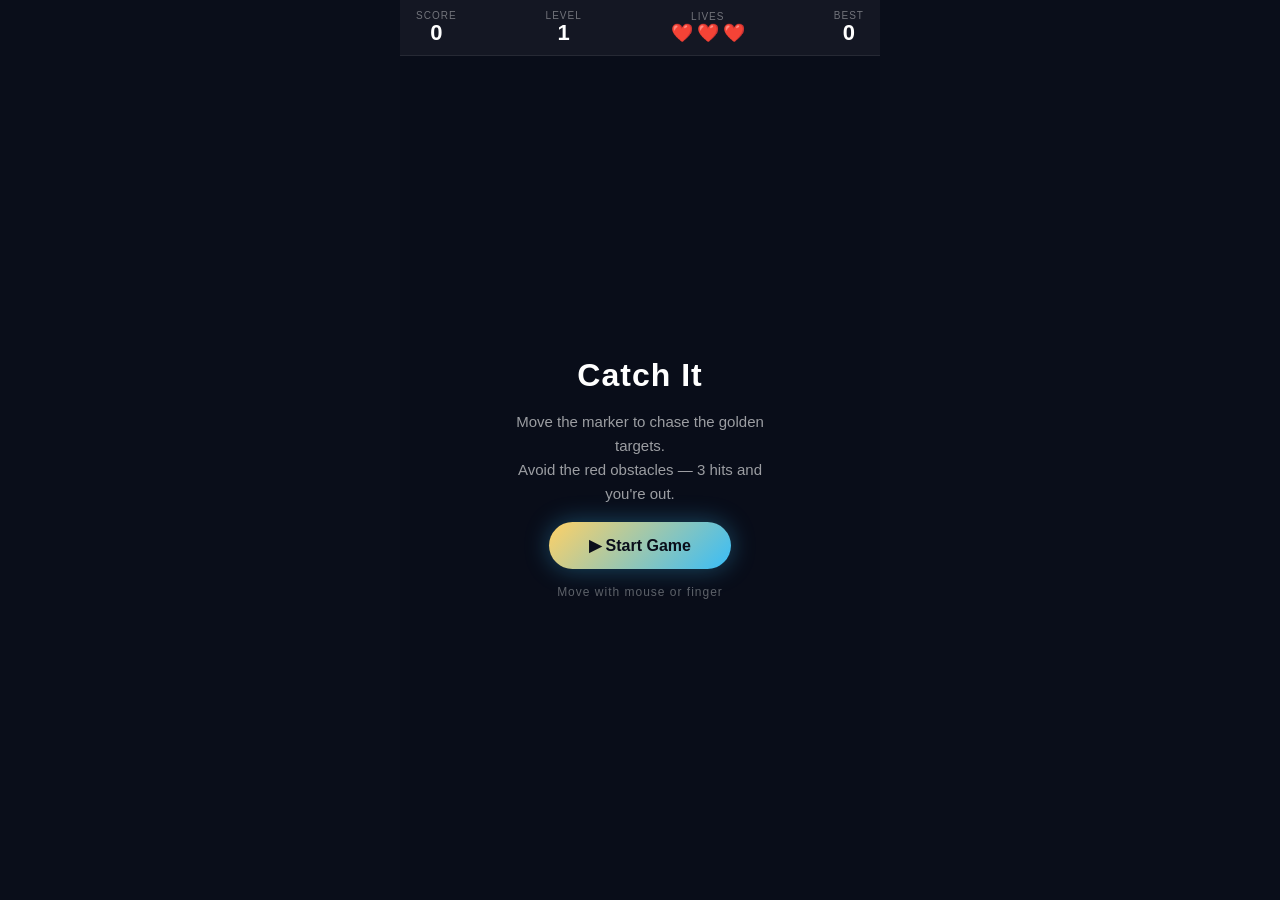
<file: game/catch-it/index.html>
<!DOCTYPE html>
<html lang="en">
<head>
  <meta charset="UTF-8" />
  <meta name="viewport" content="width=device-width, initial-scale=1.0, user-scalable=no" />
  <title>Catch It</title>
  <style>
    * { margin: 0; padding: 0; box-sizing: border-box; }

    body {
      background: #0a0e1a;
      display: flex;
      flex-direction: column;
      align-items: center;
      justify-content: flex-start;
      height: 100vh;
      overflow: hidden;
      font-family: 'Segoe UI', sans-serif;
      user-select: none;
      touch-action: none;
    }

    #hud {
      display: flex;
      align-items: center;
      justify-content: space-between;
      width: 100%;
      max-width: 480px;
      padding: 10px 16px;
      background: rgba(255,255,255,0.04);
      border-bottom: 1px solid rgba(255,255,255,0.08);
      flex-shrink: 0;
    }

    .hud-block { text-align: center; }
    .hud-label { font-size: 10px; letter-spacing: 1px; text-transform: uppercase; color: rgba(255,255,255,0.4); }
    .hud-value { font-size: 22px; font-weight: 700; color: #fff; line-height: 1.1; }

    #lives-display { display: flex; gap: 4px; align-items: center; justify-content: center; }
    .heart { font-size: 18px; }

    #game-area {
      position: relative;
      width: 100%;
      max-width: 480px;
      flex: 1;
      overflow: hidden;
      cursor: none;
    }

    canvas {
      display: block;
      width: 100%;
      height: 100%;
    }

    .screen {
      position: absolute;
      inset: 0;
      display: flex;
      flex-direction: column;
      align-items: center;
      justify-content: center;
      gap: 16px;
      background: rgba(10,14,26,0.88);
      backdrop-filter: blur(6px);
      z-index: 10;
      cursor: default;
    }
    .screen.hidden { display: none; }

    .screen h2 {
      font-size: 32px;
      font-weight: 800;
      color: #fff;
      letter-spacing: 1px;
    }
    .screen p {
      font-size: 15px;
      color: rgba(255,255,255,0.6);
      text-align: center;
      max-width: 300px;
      line-height: 1.6;
      padding: 0 16px;
    }
    .screen .score-line {
      font-size: 42px;
      font-weight: 900;
      background: linear-gradient(135deg, #ffd166, #38bdf8);
      -webkit-background-clip: text;
      -webkit-text-fill-color: transparent;
    }

    .btn-play {
      padding: 14px 40px;
      border: none;
      border-radius: 50px;
      font-size: 16px;
      font-weight: 700;
      cursor: pointer;
      background: linear-gradient(135deg, #ffd166, #38bdf8);
      color: #0a0e1a;
      box-shadow: 0 0 24px rgba(56,189,248,0.35);
      transition: transform 0.15s, box-shadow 0.15s;
    }
    .btn-play:hover { transform: scale(1.05); box-shadow: 0 0 32px rgba(56,189,248,0.55); }
    .btn-play:active { transform: scale(0.97); }

    #combo-toast {
      position: absolute;
      pointer-events: none;
      font-size: 20px;
      font-weight: 800;
      color: #ffd166;
      text-shadow: 0 0 12px #ffd16688;
      z-index: 20;
      opacity: 0;
      transition: opacity 0.2s;
    }

    .hint {
      font-size: 12px;
      color: rgba(255,255,255,0.35);
      letter-spacing: 1px;
    }
  </style>
</head>
<body>

<div id="hud">
  <div class="hud-block">
    <div class="hud-label">Score</div>
    <div class="hud-value" id="score-val">0</div>
  </div>
  <div class="hud-block">
    <div class="hud-label">Level</div>
    <div class="hud-value" id="level-val">1</div>
  </div>
  <div class="hud-block">
    <div class="hud-label">Lives</div>
    <div id="lives-display"></div>
  </div>
  <div class="hud-block">
    <div class="hud-label">Best</div>
    <div class="hud-value" id="best-val">0</div>
  </div>
</div>

<div id="game-area">
  <canvas id="canvas"></canvas>
  <div id="combo-toast"></div>

  <div class="screen" id="screen-start">
    <h2>Catch It</h2>
    <p>Move the marker to chase the golden targets.<br>Avoid the red obstacles — 3 hits and you're out.</p>
    <button class="btn-play" id="btn-start">▶ Start Game</button>
    <div class="hint">Move with mouse or finger</div>
  </div>

  <div class="screen hidden" id="screen-over">
    <h2>Game Over</h2>
    <div class="score-line" id="final-score">0</div>
    <p id="over-msg">Try again to beat your best!</p>
    <button class="btn-play" id="btn-restart">↺ Play Again</button>
  </div>
</div>

<script>
(() => {
  const canvas   = document.getElementById('canvas');
  const ctx      = canvas.getContext('2d');
  const gameArea = document.getElementById('game-area');
  const scoreEl  = document.getElementById('score-val');
  const levelEl  = document.getElementById('level-val');
  const livesEl  = document.getElementById('lives-display');
  const bestEl   = document.getElementById('best-val');
  const finalEl  = document.getElementById('final-score');
  const overMsg  = document.getElementById('over-msg');
  const comboToast  = document.getElementById('combo-toast');
  const screenStart = document.getElementById('screen-start');
  const screenOver  = document.getElementById('screen-over');

  let W, H;
  let player;
  let targets = [], obstacles = [], particles = [], floatTexts = [];
  let score = 0, lives = 3, level = 1, best = 0;
  let combo = 0, comboTimer = 0;
  let running = false;
  let pointerActive = false;
  let targetX = 0, targetY = 0;
  let spawnTargetTimer = 0, spawnObstacleTimer = 0;
  let raf;
  let invincible = 0; // frames of i-frames after a hit

  function resize() {
    W = canvas.width  = gameArea.clientWidth;
    H = canvas.height = gameArea.clientHeight;
    if (player) {
      player.x = Math.min(Math.max(player.x, player.r), W - player.r);
      player.y = Math.min(Math.max(player.y, player.r), H - player.r);
      targetX = player.x;
      targetY = player.y;
    }
  }

  function rand(a, b) { return a + Math.random() * (b - a); }

  function spawnTarget() {
    const r = 12 + Math.random() * 6;
    const x = r + Math.random() * (W - r * 2);
    const y = r + Math.random() * (H - r * 2);
    // Avoid spawning right on top of the player
    const dx = x - player.x, dy = y - player.y;
    if (dx*dx + dy*dy < 70*70) return;
    const bonus = Math.random() < 0.12;
    targets.push({
      x, y, r,
      life: 600,
      t: Math.random() * Math.PI * 2,
      bonus,
    });
  }

  function spawnObstacle() {
    const r = 14 + Math.random() * 10;
    // Spawn from one of four edges, moving into the arena
    const side = Math.floor(Math.random() * 4);
    let x, y, vx, vy;
    const speed = 1.2 + Math.random() * 0.8 + level * 0.15;
    if (side === 0) { // top
      x = rand(r, W - r); y = -r;
      vx = rand(-0.6, 0.6); vy = speed;
    } else if (side === 1) { // right
      x = W + r; y = rand(r, H - r);
      vx = -speed; vy = rand(-0.6, 0.6);
    } else if (side === 2) { // bottom
      x = rand(r, W - r); y = H + r;
      vx = rand(-0.6, 0.6); vy = -speed;
    } else {              // left
      x = -r; y = rand(r, H - r);
      vx = speed; vy = rand(-0.6, 0.6);
    }
    obstacles.push({ x, y, vx, vy, r, t: 0 });
  }

  function spawnParticles(x, y, color, count = 10) {
    for (let i = 0; i < count; i++) {
      const angle = (Math.PI * 2 / count) * i + Math.random() * 0.4;
      const sp = 1.5 + Math.random() * 3.5;
      particles.push({
        x, y,
        vx: Math.cos(angle) * sp,
        vy: Math.sin(angle) * sp,
        r: 2 + Math.random() * 3,
        color,
        life: 1,
        alpha: 1,
      });
    }
  }

  function spawnFloatText(x, y, text, color) {
    floatTexts.push({ x, y, text, color, alpha: 1, vy: -1.3 });
  }

  function updateCombo() {
    if (combo >= 3) {
      comboToast.textContent = `${combo}x COMBO!`;
      comboToast.style.left = (W / 2 - 60) + 'px';
      comboToast.style.top  = (H * 0.28) + 'px';
      comboToast.style.opacity = '1';
      clearTimeout(window._comboClear);
      window._comboClear = setTimeout(() => { comboToast.style.opacity = '0'; }, 800);
    }
  }

  function renderLives() {
    livesEl.innerHTML = '';
    for (let i = 0; i < 3; i++) {
      const h = document.createElement('span');
      h.className = 'heart';
      h.textContent = i < lives ? '❤️' : '🖤';
      livesEl.appendChild(h);
    }
  }

  function collectTarget(t, idx) {
    const multiplier = combo >= 5 ? 3 : combo >= 3 ? 2 : 1;
    const base = t.bonus ? 50 : 10;
    const pts = base * multiplier;
    score += pts;
    combo++;
    comboTimer = 140;
    updateCombo();
    scoreEl.textContent = score;
    spawnParticles(t.x, t.y, t.bonus ? '#ffd166' : '#38bdf8', t.bonus ? 16 : 8);
    spawnFloatText(t.x, t.y - t.r - 4, t.bonus ? `+${pts} ★` : `+${pts}`, t.bonus ? '#ffd166' : '#7dd3fc');

    if (score > best) {
      best = score;
      bestEl.textContent = best;
      try { localStorage.setItem('catchItBest', best); } catch (_) {}
    }

    const newLevel = Math.floor(score / 150) + 1;
    if (newLevel > level) {
      level = newLevel;
      levelEl.textContent = level;
    }

    targets.splice(idx, 1);
  }

  function hitPlayer(o) {
    if (invincible > 0) return;
    lives--;
    renderLives();
    combo = 0;
    invincible = 60;
    spawnParticles(player.x, player.y, '#f87171', 16);
    spawnFloatText(player.x, player.y - player.r - 6, '-1', '#f87171');
    if (lives <= 0) { gameOver(); }
  }

  function update() {
    // Player follows pointer with easing
    player.x += (targetX - player.x) * 0.25;
    player.y += (targetY - player.y) * 0.25;
    player.x = Math.max(player.r, Math.min(W - player.r, player.x));
    player.y = Math.max(player.r, Math.min(H - player.r, player.y));
    player.trail.push({ x: player.x, y: player.y, a: 1 });
    if (player.trail.length > 14) player.trail.shift();
    for (const t of player.trail) t.a -= 0.06;

    if (invincible > 0) invincible--;

    if (comboTimer > 0) comboTimer--;
    else combo = 0;

    // Spawn logic
    spawnTargetTimer--;
    if (spawnTargetTimer <= 0 && targets.length < 3 + Math.floor(level / 2)) {
      spawnTarget();
      spawnTargetTimer = 40 + Math.random() * 40;
    }
    spawnObstacleTimer--;
    if (spawnObstacleTimer <= 0) {
      spawnObstacle();
      spawnObstacleTimer = Math.max(28, 90 - level * 6) + Math.random() * 30;
    }

    // Targets update + pickup check
    for (let i = targets.length - 1; i >= 0; i--) {
      const t = targets[i];
      t.t += 0.08;
      t.life--;
      if (t.life <= 0) { targets.splice(i, 1); continue; }
      const dx = t.x - player.x, dy = t.y - player.y;
      const rr = t.r + player.r;
      if (dx*dx + dy*dy <= rr*rr) {
        collectTarget(t, i);
      }
    }

    // Obstacles update + collision
    for (let i = obstacles.length - 1; i >= 0; i--) {
      const o = obstacles[i];
      o.x += o.vx; o.y += o.vy; o.t++;
      // Remove once fully offscreen with margin
      if (o.x < -60 || o.x > W + 60 || o.y < -60 || o.y > H + 60) {
        obstacles.splice(i, 1); continue;
      }
      const dx = o.x - player.x, dy = o.y - player.y;
      const rr = o.r + player.r * 0.85;
      if (dx*dx + dy*dy <= rr*rr) {
        hitPlayer(o);
        // Shove the obstacle away so it doesn't re-hit next frame
        const d = Math.sqrt(dx*dx + dy*dy) || 1;
        o.x += (dx / d) * (rr + 1);
        o.y += (dy / d) * (rr + 1);
      }
    }

    // Particles
    for (let i = particles.length - 1; i >= 0; i--) {
      const p = particles[i];
      p.x += p.vx; p.y += p.vy;
      p.vx *= 0.96; p.vy *= 0.96;
      p.life -= 0.035;
      p.alpha = p.life;
      if (p.life <= 0) particles.splice(i, 1);
    }

    // Float texts
    for (let i = floatTexts.length - 1; i >= 0; i--) {
      const ft = floatTexts[i];
      ft.y += ft.vy;
      ft.alpha -= 0.022;
      if (ft.alpha <= 0) floatTexts.splice(i, 1);
    }
  }

  function drawBackground() {
    ctx.clearRect(0, 0, W, H);
    ctx.fillStyle = 'rgba(255,255,255,0.03)';
    const gs = 40;
    for (let x = gs; x < W; x += gs)
      for (let y = gs; y < H; y += gs) {
        ctx.beginPath(); ctx.arc(x, y, 1, 0, Math.PI * 2); ctx.fill();
      }
  }

  function draw() {
    drawBackground();

    // Targets
    for (const t of targets) {
      const pulse = 1 + Math.sin(t.t) * 0.08;
      ctx.save();
      ctx.translate(t.x, t.y);
      ctx.scale(pulse, pulse);

      const color = t.bonus ? '#ffd166' : '#38bdf8';
      const glow  = t.bonus ? '#ffd16688' : '#38bdf888';

      const grad = ctx.createRadialGradient(0, 0, t.r * 0.2, 0, 0, t.r * 1.8);
      grad.addColorStop(0, glow);
      grad.addColorStop(1, 'transparent');
      ctx.fillStyle = grad;
      ctx.beginPath(); ctx.arc(0, 0, t.r * 1.8, 0, Math.PI * 2); ctx.fill();

      ctx.fillStyle = color;
      ctx.beginPath(); ctx.arc(0, 0, t.r, 0, Math.PI * 2); ctx.fill();

      ctx.fillStyle = 'rgba(255,255,255,0.5)';
      ctx.beginPath();
      ctx.ellipse(-t.r * 0.3, -t.r * 0.3, t.r * 0.25, t.r * 0.15, -0.5, 0, Math.PI * 2);
      ctx.fill();

      if (t.bonus) {
        ctx.fillStyle = '#fff';
        ctx.font = `bold ${t.r * 0.9}px Segoe UI`;
        ctx.textAlign = 'center';
        ctx.textBaseline = 'middle';
        ctx.fillText('★', 0, 1);
      }

      // Fading warning when life is almost out
      if (t.life < 120 && Math.floor(t.life / 6) % 2 === 0) {
        ctx.globalAlpha = 0.4;
        ctx.strokeStyle = '#fff';
        ctx.lineWidth = 2;
        ctx.beginPath(); ctx.arc(0, 0, t.r + 4, 0, Math.PI * 2); ctx.stroke();
      }
      ctx.restore();
    }

    // Obstacles
    for (const o of obstacles) {
      ctx.save();
      ctx.translate(o.x, o.y);
      ctx.rotate(o.t * 0.05);

      const grad = ctx.createRadialGradient(0, 0, o.r * 0.2, 0, 0, o.r * 1.6);
      grad.addColorStop(0, '#f8717188');
      grad.addColorStop(1, 'transparent');
      ctx.fillStyle = grad;
      ctx.beginPath(); ctx.arc(0, 0, o.r * 1.6, 0, Math.PI * 2); ctx.fill();

      // Spiky obstacle body
      ctx.fillStyle = '#ef4444';
      const spikes = 8;
      ctx.beginPath();
      for (let i = 0; i < spikes * 2; i++) {
        const angle = (Math.PI / spikes) * i;
        const rad = i % 2 === 0 ? o.r : o.r * 0.6;
        const x = Math.cos(angle) * rad;
        const y = Math.sin(angle) * rad;
        if (i === 0) ctx.moveTo(x, y); else ctx.lineTo(x, y);
      }
      ctx.closePath();
      ctx.fill();

      ctx.fillStyle = '#fca5a5';
      ctx.beginPath(); ctx.arc(0, 0, o.r * 0.35, 0, Math.PI * 2); ctx.fill();

      ctx.restore();
    }

    // Player trail
    for (let i = 0; i < player.trail.length; i++) {
      const p = player.trail[i];
      if (p.a <= 0) continue;
      ctx.save();
      ctx.globalAlpha = p.a * 0.35;
      ctx.fillStyle = '#a7f3d0';
      ctx.beginPath();
      ctx.arc(p.x, p.y, player.r * (0.3 + i / player.trail.length * 0.5), 0, Math.PI * 2);
      ctx.fill();
      ctx.restore();
    }

    // Player
    const blink = invincible > 0 && Math.floor(invincible / 4) % 2 === 0;
    ctx.save();
    ctx.globalAlpha = blink ? 0.35 : 1;
    const pg = ctx.createRadialGradient(player.x, player.y, player.r * 0.2, player.x, player.y, player.r * 2);
    pg.addColorStop(0, '#34d39988');
    pg.addColorStop(1, 'transparent');
    ctx.fillStyle = pg;
    ctx.beginPath(); ctx.arc(player.x, player.y, player.r * 2, 0, Math.PI * 2); ctx.fill();

    ctx.fillStyle = '#10b981';
    ctx.beginPath(); ctx.arc(player.x, player.y, player.r, 0, Math.PI * 2); ctx.fill();

    ctx.fillStyle = '#d1fae5';
    ctx.beginPath(); ctx.arc(player.x, player.y, player.r * 0.55, 0, Math.PI * 2); ctx.fill();

    ctx.fillStyle = '#064e3b';
    ctx.beginPath(); ctx.arc(player.x, player.y, player.r * 0.2, 0, Math.PI * 2); ctx.fill();
    ctx.restore();

    // Particles
    for (const p of particles) {
      ctx.save();
      ctx.globalAlpha = p.alpha;
      ctx.fillStyle = p.color;
      ctx.beginPath(); ctx.arc(p.x, p.y, p.r, 0, Math.PI * 2); ctx.fill();
      ctx.restore();
    }

    // Float texts
    for (const ft of floatTexts) {
      ctx.save();
      ctx.globalAlpha = ft.alpha;
      ctx.fillStyle = ft.color;
      ctx.font = 'bold 16px Segoe UI';
      ctx.textAlign = 'center';
      ctx.textBaseline = 'middle';
      ctx.shadowColor = ft.color;
      ctx.shadowBlur = 8;
      ctx.fillText(ft.text, ft.x, ft.y);
      ctx.restore();
    }
  }

  function loop() {
    if (!running) return;
    update();
    draw();
    raf = requestAnimationFrame(loop);
  }

  function resetState() {
    targets = []; obstacles = []; particles = []; floatTexts = [];
    score = 0; lives = 3; level = 1; combo = 0; comboTimer = 0;
    invincible = 0;
    spawnTargetTimer = 10; spawnObstacleTimer = 60;
    scoreEl.textContent = '0';
    levelEl.textContent = '1';
    player = {
      x: W / 2, y: H / 2, r: 16, trail: [],
    };
    targetX = player.x; targetY = player.y;
    renderLives();
  }

  function startGame() {
    resize();
    resetState();
    screenStart.classList.add('hidden');
    screenOver.classList.add('hidden');
    running = true;
    cancelAnimationFrame(raf);
    loop();
  }

  function gameOver() {
    running = false;
    cancelAnimationFrame(raf);
    finalEl.textContent = score;
    overMsg.textContent = score >= best && score > 0
      ? '🏆 New best score!'
      : `Best: ${best} — Keep going!`;
    screenOver.classList.remove('hidden');
  }

  function pointerMove(e) {
    e.preventDefault && e.preventDefault();
    const rect = canvas.getBoundingClientRect();
    const scaleX = W / rect.width;
    const scaleY = H / rect.height;
    const pt = (e.touches && e.touches[0]) || (e.changedTouches && e.changedTouches[0]) || e;
    if (!pt) return;
    targetX = (pt.clientX - rect.left) * scaleX;
    targetY = (pt.clientY - rect.top)  * scaleY;
  }

  canvas.addEventListener('mousemove', pointerMove);
  canvas.addEventListener('mouseenter', () => { pointerActive = true; });
  canvas.addEventListener('mouseleave', () => { pointerActive = false; });
  canvas.addEventListener('touchstart', e => { pointerMove(e); }, { passive: false });
  canvas.addEventListener('touchmove',  e => { pointerMove(e); }, { passive: false });

  document.getElementById('btn-start').addEventListener('click', startGame);
  document.getElementById('btn-restart').addEventListener('click', startGame);

  window.addEventListener('resize', () => { resize(); });

  try { best = parseInt(localStorage.getItem('catchItBest') || '0') || 0; } catch (_) { best = 0; }
  bestEl.textContent = best;
  renderLives();
  resize();
  player = { x: W / 2, y: H / 2, r: 16, trail: [] };
  targetX = player.x; targetY = player.y;

  // Idle background so the canvas isn't blank before starting
  (function idleDraw() {
    if (running) return;
    drawBackground();
    requestAnimationFrame(idleDraw);
  })();
})();
</script>
</body>
</html>
</file>
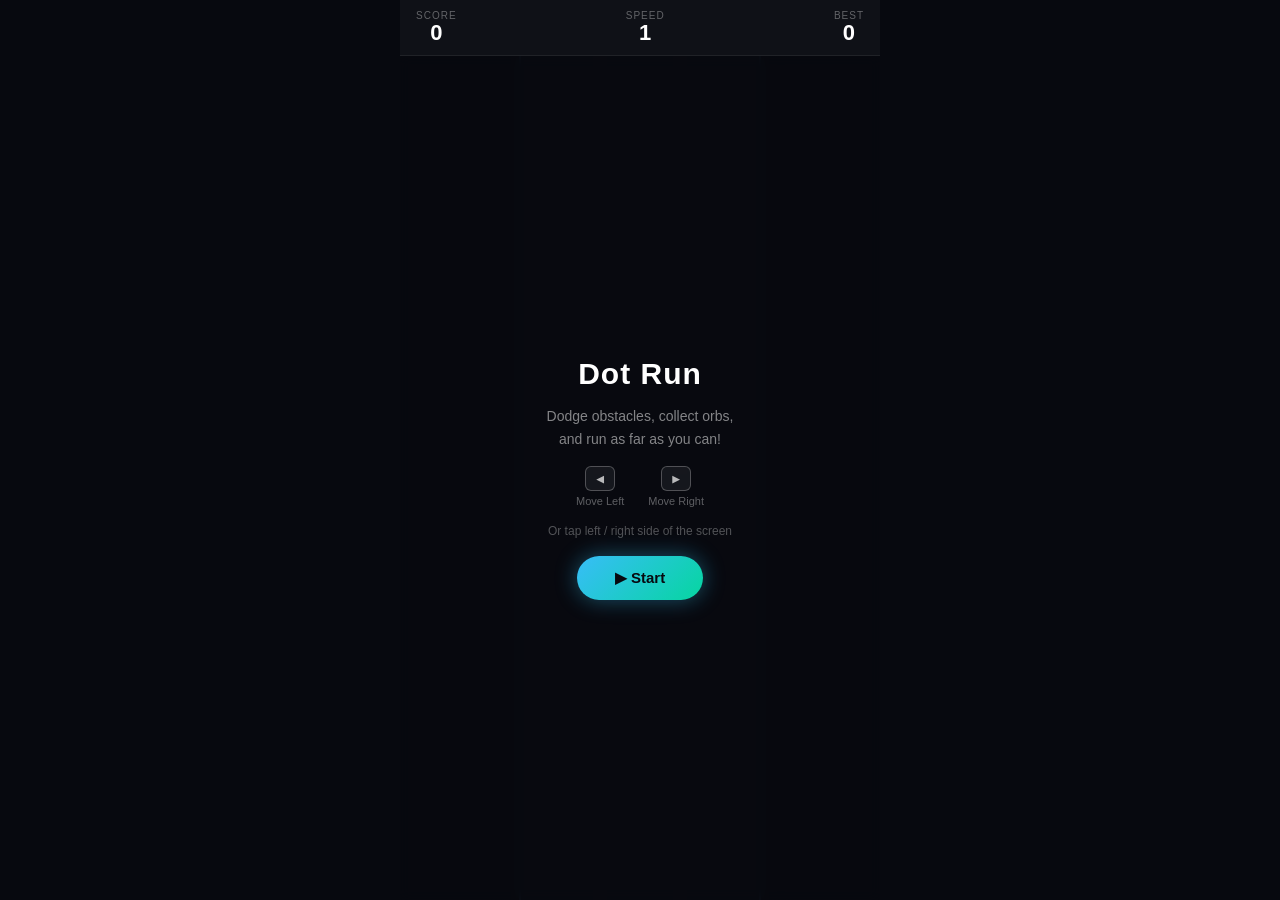
<file: game/dot-run/index.html>
<!DOCTYPE html>
<html lang="en">
<head>
  <meta charset="UTF-8" />
  <meta name="viewport" content="width=device-width, initial-scale=1.0, user-scalable=no" />
  <title>Dot Run</title>
  <style>
    * { margin: 0; padding: 0; box-sizing: border-box; }

    body {
      background: #07090f;
      display: flex;
      flex-direction: column;
      align-items: center;
      height: 100vh;
      overflow: hidden;
      font-family: 'Segoe UI', sans-serif;
      user-select: none;
    }

    #hud {
      display: flex;
      align-items: center;
      justify-content: space-between;
      width: 100%;
      max-width: 480px;
      padding: 10px 16px;
      background: rgba(255,255,255,0.03);
      border-bottom: 1px solid rgba(255,255,255,0.07);
      flex-shrink: 0;
      z-index: 2;
    }

    .hud-block { text-align: center; }
    .hud-label { font-size: 10px; letter-spacing: 1px; text-transform: uppercase; color: rgba(255,255,255,0.35); }
    .hud-value { font-size: 22px; font-weight: 700; color: #fff; line-height: 1.1; }

    #game-area {
      position: relative;
      width: 100%;
      max-width: 480px;
      flex: 1;
      overflow: hidden;
    }

    canvas { display: block; width: 100%; height: 100%; }

    /* tap zones (mobile) */
    #tap-left, #tap-right {
      position: absolute;
      top: 0; bottom: 0;
      width: 50%;
      z-index: 5;
    }
    #tap-left  { left: 0; }
    #tap-right { right: 0; }

    .screen {
      position: absolute;
      inset: 0;
      display: flex;
      flex-direction: column;
      align-items: center;
      justify-content: center;
      gap: 14px;
      background: rgba(7,9,15,0.86);
      backdrop-filter: blur(6px);
      z-index: 10;
    }
    .screen.hidden { display: none; }

    .screen h2 {
      font-size: 30px;
      font-weight: 800;
      color: #fff;
      letter-spacing: 1px;
    }
    .screen p {
      font-size: 14px;
      color: rgba(255,255,255,0.5);
      text-align: center;
      max-width: 270px;
      line-height: 1.7;
    }
    .screen .big-score {
      font-size: 52px;
      font-weight: 900;
      background: linear-gradient(135deg, #38bdf8, #06d6a0);
      -webkit-background-clip: text;
      -webkit-text-fill-color: transparent;
      line-height: 1;
    }

    .hint-row {
      display: flex;
      gap: 24px;
      align-items: center;
    }
    .hint-key {
      display: flex;
      flex-direction: column;
      align-items: center;
      gap: 4px;
    }
    .hint-key kbd {
      display: inline-block;
      padding: 4px 10px;
      border: 1px solid rgba(255,255,255,0.25);
      border-radius: 6px;
      font-size: 13px;
      color: rgba(255,255,255,0.7);
      background: rgba(255,255,255,0.06);
    }
    .hint-key span { font-size: 11px; color: rgba(255,255,255,0.35); }

    .btn-play {
      padding: 13px 38px;
      border: none;
      border-radius: 50px;
      font-size: 15px;
      font-weight: 700;
      cursor: pointer;
      background: linear-gradient(135deg, #38bdf8, #06d6a0);
      color: #07090f;
      box-shadow: 0 0 22px rgba(56,189,248,0.4);
      transition: transform 0.12s, box-shadow 0.12s;
    }
    .btn-play:hover { transform: scale(1.05); box-shadow: 0 0 30px rgba(56,189,248,0.6); }
    .btn-play:active { transform: scale(0.97); }

    #float-layer {
      position: absolute;
      inset: 0;
      pointer-events: none;
      z-index: 6;
    }
  </style>
</head>
<body>

<div id="hud">
  <div class="hud-block">
    <div class="hud-label">Score</div>
    <div class="hud-value" id="score-val">0</div>
  </div>
  <div class="hud-block">
    <div class="hud-label">Speed</div>
    <div class="hud-value" id="speed-val">1</div>
  </div>
  <div class="hud-block">
    <div class="hud-label">Best</div>
    <div class="hud-value" id="best-val">0</div>
  </div>
</div>

<div id="game-area">
  <canvas id="canvas"></canvas>
  <div id="tap-left"></div>
  <div id="tap-right"></div>
  <div id="float-layer"></div>

  <!-- Start -->
  <div class="screen" id="screen-start">
    <h2>Dot Run</h2>
    <p>Dodge obstacles, collect orbs,<br>and run as far as you can!</p>
    <div class="hint-row">
      <div class="hint-key"><kbd>◀</kbd><span>Move Left</span></div>
      <div class="hint-key"><kbd>▶</kbd><span>Move Right</span></div>
    </div>
    <p style="font-size:12px;color:rgba(255,255,255,0.3)">Or tap left / right side of the screen</p>
    <button class="btn-play" id="btn-start">▶ Start</button>
  </div>

  <!-- Over -->
  <div class="screen hidden" id="screen-over">
    <h2>Game Over</h2>
    <div class="big-score" id="final-score">0</div>
    <p id="over-msg"></p>
    <button class="btn-play" id="btn-restart">↺ Play Again</button>
  </div>
</div>

<script>
(() => {
  const canvas  = document.getElementById('canvas');
  const ctx     = canvas.getContext('2d');
  const area    = document.getElementById('game-area');
  const scoreEl = document.getElementById('score-val');
  const speedEl = document.getElementById('speed-val');
  const bestEl  = document.getElementById('best-val');
  const finalEl = document.getElementById('final-score');
  const overMsg = document.getElementById('over-msg');
  const scrStart = document.getElementById('screen-start');
  const scrOver  = document.getElementById('screen-over');
  const floatLayer = document.getElementById('float-layer');

  let W, H, running = false, raf;

  /* ── constants ─────────────────────────────── */
  const LANES      = 3;
  const LANE_W     = 80;       // visual lane width
  const PLAYER_R   = 13;
  const OBJ_R      = 11;
  const OBJ_SPEED0 = 4.5;      // px/frame baseline
  const SPAWN_INT0 = 55;       // frames between spawns

  /* ── state ──────────────────────────────────── */
  let playerLane, playerX, playerY;
  let targetX;
  let moveT = 0;               // 0–1 lane-shift interpolation

  let objects = [];            // {lane, y, type:'orb'|'spike'|'gem', vy}
  let particles = [];
  let floatTexts = [];

  let score, best, frameCount, spawnTimer;
  let speedMult;               // increases over time
  let isDead;
  let deathTimer;

  /* ── track geometry ─────────────────────────── */
  let trackX, trackW;          // centred track region
  function laneCenter(i) {
    return trackX + LANE_W * i + LANE_W / 2;
  }

  /* ── resize ─────────────────────────────────── */
  function resize() {
    W = canvas.width  = area.clientWidth;
    H = canvas.height = area.clientHeight;
    trackW = LANE_W * LANES;
    trackX = (W - trackW) / 2;
    if (running || isDead) {
      playerX  = laneCenter(playerLane);
      targetX  = playerX;
    }
  }

  /* ── object spawning ────────────────────────── */
  function spawnInterval() {
    return Math.max(28, SPAWN_INT0 - Math.floor(frameCount / 300) * 3);
  }

  function spawnObject() {
    const roll = Math.random();
    let type;
    if (roll < 0.55)      type = 'orb';
    else if (roll < 0.80) type = 'spike';
    else if (roll < 0.92) type = 'spike2';   // double-wide spike
    else                  type = 'gem';

    if (type === 'spike2') {
      // block two adjacent lanes
      const startLane = Math.floor(Math.random() * (LANES - 1));
      for (let i = 0; i < 2; i++) {
        objects.push({ lane: startLane + i, y: -OBJ_R * 2, type: 'spike', vy: 0 });
      }
      return;
    }

    const lane = Math.floor(Math.random() * LANES);
    objects.push({ lane, y: -OBJ_R * 2, type, vy: 0 });
  }

  /* ── particles ──────────────────────────────── */
  function burst(x, y, color, n = 10) {
    for (let i = 0; i < n; i++) {
      const a = (Math.PI * 2 / n) * i + Math.random() * 0.5;
      const s = 2 + Math.random() * 4;
      particles.push({ x, y, vx: Math.cos(a) * s, vy: Math.sin(a) * s - 1,
                       r: 2 + Math.random() * 3, color, life: 1 });
    }
  }

  function floatText(x, y, text, color) {
    // DOM element for crisp text
    const el = document.createElement('div');
    el.textContent = text;
    el.style.cssText = `position:absolute;left:${x}px;top:${y}px;
      transform:translateX(-50%);font-size:16px;font-weight:800;
      color:${color};text-shadow:0 0 8px ${color};pointer-events:none;
      transition:opacity 0.8s,transform 0.8s;`;
    floatLayer.appendChild(el);
    requestAnimationFrame(() => {
      el.style.transform = 'translateX(-50%) translateY(-36px)';
      el.style.opacity   = '0';
    });
    setTimeout(() => el.remove(), 900);
  }

  /* ── player movement ────────────────────────── */
  function moveLane(dir) {
    if (!running || isDead) return;
    const next = playerLane + dir;
    if (next < 0 || next >= LANES) return;
    playerLane = next;
    targetX    = laneCenter(next);
    moveT      = 0;
  }

  /* ── trail ──────────────────────────────────── */
  let trail = [];

  /* ── update ─────────────────────────────────── */
  function update() {
    frameCount++;
    spawnTimer++;

    const spd = OBJ_SPEED0 * speedMult;

    if (spawnTimer >= spawnInterval()) {
      spawnObject();
      spawnTimer = 0;
    }

    // Speed ramp
    speedMult = 1 + frameCount / 1200;
    speedEl.textContent = speedMult.toFixed(1);

    // Score ticks
    if (frameCount % 6 === 0) {
      score++;
      scoreEl.textContent = score;
      if (score > best) { best = score; bestEl.textContent = best; localStorage.setItem('dotRunBest', best); }
    }

    // Smooth lane shift
    if (moveT < 1) {
      moveT = Math.min(1, moveT + 0.18);
      playerX = lerp(playerX, targetX, moveT);
    } else {
      playerX = targetX;
    }

    // Trail
    trail.push({ x: playerX, y: playerY });
    if (trail.length > 22) trail.shift();

    // Objects
    for (let i = objects.length - 1; i >= 0; i--) {
      const o = objects[i];
      o.y += spd;

      // Out of screen
      if (o.y - OBJ_R > H) { objects.splice(i, 1); continue; }

      // Collision
      const ox = laneCenter(o.lane);
      const dy = Math.abs(playerY - o.y);
      const dx = Math.abs(playerX - ox);
      const hitR = PLAYER_R + OBJ_R - 4;
      if (dx < hitR && dy < hitR) {
        if (o.type === 'orb') {
          score += 10;
          scoreEl.textContent = score;
          if (score > best) { best = score; bestEl.textContent = best; localStorage.setItem('dotRunBest', best); }
          burst(ox, o.y, '#ffd166', 8);
          floatText(ox, o.y, '+10', '#ffd166');
          objects.splice(i, 1);
        } else if (o.type === 'gem') {
          score += 30;
          scoreEl.textContent = score;
          if (score > best) { best = score; bestEl.textContent = best; localStorage.setItem('dotRunBest', best); }
          burst(ox, o.y, '#f472b6', 14);
          floatText(ox, o.y, '+30 💎', '#f472b6');
          objects.splice(i, 1);
        } else {
          // spike – die
          triggerDeath(ox, o.y);
          return;
        }
      }
    }

    // Particles
    for (let i = particles.length - 1; i >= 0; i--) {
      const p = particles[i];
      p.x += p.vx; p.y += p.vy; p.vy += 0.15;
      p.life -= 0.04;
      if (p.life <= 0) particles.splice(i, 1);
    }
  }

  function triggerDeath(ox, oy) {
    isDead   = true;
    running  = false;
    burst(playerX, playerY, '#38bdf8', 16);
    burst(ox, oy, '#ef4444', 16);
    deathTimer = 60;
  }

  /* ── draw ───────────────────────────────────── */
  function drawTrack() {
    // Side fade
    const fadeW = 32;
    const leftG  = ctx.createLinearGradient(trackX - fadeW, 0, trackX, 0);
    leftG.addColorStop(0, 'rgba(7,9,15,1)');
    leftG.addColorStop(1, 'rgba(7,9,15,0)');
    const rightG = ctx.createLinearGradient(trackX + trackW, 0, trackX + trackW + fadeW, 0);
    rightG.addColorStop(0, 'rgba(7,9,15,0)');
    rightG.addColorStop(1, 'rgba(7,9,15,1)');

    // Track background
    ctx.fillStyle = 'rgba(255,255,255,0.03)';
    ctx.fillRect(trackX, 0, trackW, H);

    // Lane dividers – dashed scrolling lines
    const dashLen = 22, gapLen = 14, period = dashLen + gapLen;
    const offset  = (frameCount * OBJ_SPEED0 * speedMult * 0.5) % period;
    ctx.strokeStyle = 'rgba(255,255,255,0.07)';
    ctx.lineWidth = 1;
    for (let i = 1; i < LANES; i++) {
      const lx = trackX + LANE_W * i;
      ctx.setLineDash([dashLen, gapLen]);
      ctx.lineDashOffset = -offset;
      ctx.beginPath();
      ctx.moveTo(lx, 0);
      ctx.lineTo(lx, H);
      ctx.stroke();
    }
    ctx.setLineDash([]);

    // Track borders
    ctx.strokeStyle = 'rgba(56,189,248,0.25)';
    ctx.lineWidth = 2;
    ctx.beginPath(); ctx.moveTo(trackX, 0); ctx.lineTo(trackX, H); ctx.stroke();
    ctx.beginPath(); ctx.moveTo(trackX + trackW, 0); ctx.lineTo(trackX + trackW, H); ctx.stroke();

    // Edge fades
    ctx.fillStyle = leftG;
    ctx.fillRect(trackX - fadeW, 0, fadeW, H);
    ctx.fillStyle = rightG;
    ctx.fillRect(trackX + trackW, 0, fadeW, H);
  }

  function drawObjects() {
    objects.forEach(o => {
      const ox = laneCenter(o.lane);
      if (o.type === 'orb') {
        const g = ctx.createRadialGradient(ox, o.y, 1, ox, o.y, OBJ_R * 1.6);
        g.addColorStop(0, '#ffd166cc');
        g.addColorStop(1, '#ffd16600');
        ctx.fillStyle = g; ctx.beginPath(); ctx.arc(ox, o.y, OBJ_R * 1.6, 0, Math.PI*2); ctx.fill();
        ctx.fillStyle = '#ffd166'; ctx.beginPath(); ctx.arc(ox, o.y, OBJ_R, 0, Math.PI*2); ctx.fill();
        ctx.fillStyle = 'rgba(255,255,255,0.5)';
        ctx.beginPath(); ctx.ellipse(ox - OBJ_R*0.25, o.y - OBJ_R*0.25, OBJ_R*0.3, OBJ_R*0.18, -0.4, 0, Math.PI*2); ctx.fill();
      } else if (o.type === 'gem') {
        ctx.save();
        ctx.translate(ox, o.y);
        ctx.rotate(Math.PI / 4 + frameCount * 0.03);
        const g = ctx.createRadialGradient(0, 0, 1, 0, 0, OBJ_R * 1.5);
        g.addColorStop(0, '#f472b6cc'); g.addColorStop(1, '#f472b600');
        ctx.fillStyle = g; ctx.fillRect(-OBJ_R*1.5, -OBJ_R*1.5, OBJ_R*3, OBJ_R*3);
        ctx.fillStyle = '#f472b6';
        ctx.fillRect(-OBJ_R*0.8, -OBJ_R*0.8, OBJ_R*1.6, OBJ_R*1.6);
        ctx.restore();
      } else {
        // spike
        ctx.save();
        ctx.translate(ox, o.y);
        // glow
        const g = ctx.createRadialGradient(0, 0, 1, 0, 0, OBJ_R * 2);
        g.addColorStop(0, '#ef444488'); g.addColorStop(1, '#ef444400');
        ctx.fillStyle = g; ctx.beginPath(); ctx.arc(0, 0, OBJ_R*2, 0, Math.PI*2); ctx.fill();
        // spike shape
        ctx.fillStyle = '#ef4444';
        ctx.beginPath();
        for (let s = 0; s < 6; s++) {
          const a = (Math.PI * 2 / 6) * s - Math.PI / 2;
          const r = s % 2 === 0 ? OBJ_R : OBJ_R * 0.45;
          s === 0 ? ctx.moveTo(Math.cos(a)*r, Math.sin(a)*r)
                  : ctx.lineTo(Math.cos(a)*r, Math.sin(a)*r);
        }
        ctx.closePath(); ctx.fill();
        ctx.restore();
      }
    });
  }

  function drawPlayer() {
    if (isDead) return;
    // Trail
    trail.forEach((pt, i) => {
      const t = i / trail.length;
      ctx.save();
      ctx.globalAlpha = t * 0.45;
      ctx.fillStyle = '#38bdf8';
      ctx.beginPath();
      ctx.arc(pt.x, pt.y, PLAYER_R * (0.3 + t * 0.5), 0, Math.PI*2);
      ctx.fill();
      ctx.restore();
    });

    // Glow
    const g = ctx.createRadialGradient(playerX, playerY, 1, playerX, playerY, PLAYER_R * 2.2);
    g.addColorStop(0, '#38bdf8aa');
    g.addColorStop(1, '#38bdf800');
    ctx.fillStyle = g;
    ctx.beginPath();
    ctx.arc(playerX, playerY, PLAYER_R * 2.2, 0, Math.PI*2);
    ctx.fill();

    // Body
    const bodyG = ctx.createRadialGradient(playerX - PLAYER_R*0.3, playerY - PLAYER_R*0.3, 1, playerX, playerY, PLAYER_R);
    bodyG.addColorStop(0, '#7dd3fc');
    bodyG.addColorStop(1, '#0284c7');
    ctx.fillStyle = bodyG;
    ctx.beginPath();
    ctx.arc(playerX, playerY, PLAYER_R, 0, Math.PI*2);
    ctx.fill();

    // Shine
    ctx.fillStyle = 'rgba(255,255,255,0.5)';
    ctx.beginPath();
    ctx.ellipse(playerX - PLAYER_R*0.28, playerY - PLAYER_R*0.28, PLAYER_R*0.28, PLAYER_R*0.16, -0.4, 0, Math.PI*2);
    ctx.fill();
  }

  function drawParticles() {
    particles.forEach(p => {
      ctx.save();
      ctx.globalAlpha = p.life;
      ctx.fillStyle = p.color;
      ctx.beginPath();
      ctx.arc(p.x, p.y, p.r, 0, Math.PI*2);
      ctx.fill();
      ctx.restore();
    });
  }

  function draw() {
    ctx.clearRect(0, 0, W, H);
    drawTrack();
    drawObjects();
    drawPlayer();
    drawParticles();
  }

  /* ── game loop ──────────────────────────────── */
  function loop() {
    if (isDead) {
      draw();
      drawParticles();
      deathTimer--;
      // Advance particles even on death
      for (let i = particles.length-1; i >= 0; i--) {
        const p = particles[i];
        p.x += p.vx; p.y += p.vy; p.vy += 0.15;
        p.life -= 0.025;
        if (p.life <= 0) particles.splice(i, 1);
      }
      raf = requestAnimationFrame(loop);
      if (deathTimer <= 0) showGameOver();
      return;
    }
    if (!running) return;
    update();
    draw();
    raf = requestAnimationFrame(loop);
  }

  /* ── screens ────────────────────────────────── */
  function showGameOver() {
    cancelAnimationFrame(raf);
    finalEl.textContent = score;
    overMsg.textContent = score >= best ? '🏆 New best score!' : `Best is ${best} — keep running!`;
    scrOver.classList.remove('hidden');
  }

  function startGame() {
    objects = []; particles = []; trail = [];
    score = 0; frameCount = 0; spawnTimer = 0;
    speedMult = 1; isDead = false; deathTimer = 0;
    moveT = 1;
    scoreEl.textContent = '0';
    speedEl.textContent = '1.0';

    playerLane = 1;
    playerX    = laneCenter(1);
    targetX    = playerX;
    playerY    = H * 0.78;

    scrStart.classList.add('hidden');
    scrOver.classList.add('hidden');
    running = true;
    cancelAnimationFrame(raf);
    loop();
  }

  /* ── input ──────────────────────────────────── */
  document.addEventListener('keydown', e => {
    if (e.key === 'ArrowLeft'  || e.key === 'a') moveLane(-1);
    if (e.key === 'ArrowRight' || e.key === 'd') moveLane(1);
  });

  document.getElementById('tap-left').addEventListener('touchstart',  e => { e.preventDefault(); moveLane(-1); }, { passive: false });
  document.getElementById('tap-right').addEventListener('touchstart', e => { e.preventDefault(); moveLane(1);  }, { passive: false });
  document.getElementById('tap-left').addEventListener('click',  () => moveLane(-1));
  document.getElementById('tap-right').addEventListener('click', () => moveLane(1));

  document.getElementById('btn-start').addEventListener('click',   startGame);
  document.getElementById('btn-restart').addEventListener('click', startGame);

  /* ── helpers ────────────────────────────────── */
  function lerp(a, b, t) { return a + (b - a) * t; }

  /* ── init ───────────────────────────────────── */
  best = parseInt(localStorage.getItem('dotRunBest') || '0');
  bestEl.textContent = best;

  window.addEventListener('resize', resize);
  resize();

  // idle background loop
  (function idle() {
    if (running || isDead) return;
    ctx.clearRect(0, 0, W, H);
    drawTrack();
    requestAnimationFrame(idle);
  })();
})();
</script>
</body>
</html>
</file>
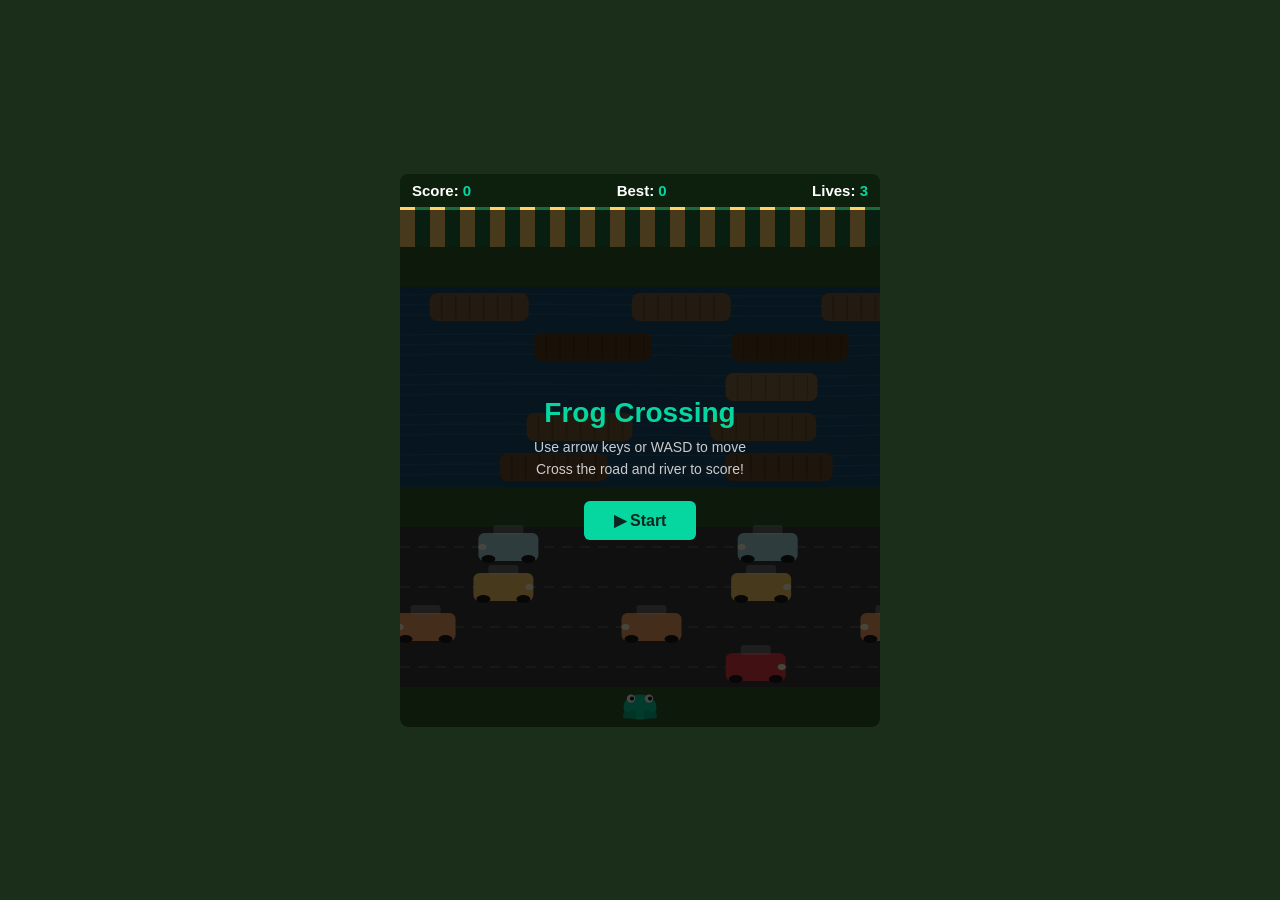
<file: game/frog-hop/index.html>
<!DOCTYPE html>
<html lang="en">
<head>
  <meta charset="UTF-8" />
  <meta name="viewport" content="width=device-width, initial-scale=1.0, viewport-fit=cover, user-scalable=no" />
  <title>Frog Crossing</title>
  <style>
    * { margin: 0; padding: 0; box-sizing: border-box; }
    html, body { width:100%; height:100%; }

    body {
      background: #1a2e1a;
      display: flex;
      justify-content: center;
      align-items: center;
      font-family: Arial, sans-serif;
      overflow: hidden;
      touch-action: none;
    }

    /* Wrapper width = smallest of design width, viewport width, height-derived width */
    #wrapper {
      position: relative;
      width: min(480px, 100vw, calc((100vh - 44px) * 480 / 520));
      display: flex;
      flex-direction: column;
    }

    #hud {
      display: flex;
      justify-content: space-between;
      align-items: center;
      padding: 8px 12px;
      background: #0d1f0d;
      border-radius: 8px 8px 0 0;
      color: #fff;
      font-size: 15px;
      font-weight: bold;
    }

    #hud span { color: #06d6a0; }

    canvas {
      display: block;
      border-radius: 0 0 8px 8px;
      width: 100%;
      height: auto;
      aspect-ratio: 480 / 520;
      touch-action: none;
    }

    #overlay {
      position: absolute;
      inset: 36px 0 0 0;
      display: flex;
      flex-direction: column;
      align-items: center;
      justify-content: center;
      background: rgba(0, 0, 0, 0.72);
      border-radius: 0 0 8px 8px;
      color: #fff;
      text-align: center;
      z-index: 10;
    }

    #overlay h2 {
      font-size: 28px;
      margin-bottom: 10px;
      color: #06d6a0;
    }

    #overlay p { font-size: 14px; color: #ccc; margin-bottom: 6px; }

    #overlay .big { font-size: 48px; margin: 6px 0; color: #ffd166; }

    #btn {
      margin-top: 18px;
      padding: 10px 30px;
      font-size: 16px;
      font-weight: bold;
      background: #06d6a0;
      color: #0a2820;
      border: none;
      border-radius: 6px;
      cursor: pointer;
      transition: background .15s;
    }

    #btn:hover { background: #04b888; }
  </style>
</head>
<body>
<div id="wrapper">
  <div id="hud">
    <div>Score: <span id="score">0</span></div>
    <div>Best: <span id="best">0</span></div>
    <div>Lives: <span id="lives">3</span></div>
  </div>
  <canvas id="c" width="480" height="520"></canvas>
  <div id="overlay">
    <h2>Frog Crossing</h2>
    <p>Use arrow keys or WASD to move</p>
    <p>Cross the road and river to score!</p>
    <button id="btn">▶ Start</button>
  </div>
</div>

<script>
const canvas = document.getElementById('c');
const ctx    = canvas.getContext('2d');
const W = canvas.width, H = canvas.height;

// ---- Layout constants ----
const ROWS      = 13;   // number of tile rows
const CELL      = 40;   // px per cell
const COLS      = W / CELL; // 12

// Row types (bottom → top, index 0 = bottom row)
// 0: safe zone (start), 12: safe zone (goal)
// 1-4: road, 5: median, 6-10: river, 11: goal bank

const ROW_TYPES = [
  'safe',   // 0 - start
  'road',   // 1
  'road',   // 2
  'road',   // 3
  'road',   // 4
  'safe',   // 5 - median
  'water',  // 6
  'water',  // 7
  'water',  // 8
  'water',  // 9
  'water',  // 10
  'safe',   // 11 - goal bank
  'goal',   // 12
];

// Colors per row type
const ROW_COLORS = {
  safe  : '#2d5a27',
  road  : '#3a3a3a',
  water : '#1a4a6b',
  goal  : '#1a6b3a',
};

// ---- Obstacle lanes ----
// Each lane: { row, obstacles:[], speed, size, gap, color }
const lanes = [];

function makeLanes() {
  lanes.length = 0;

  // Road lanes (rows 1-4)
  const carColors = ['#e63946','#f4a261','#ffd166','#a8dadc','#457b9d'];
  const roadRows = [1, 2, 3, 4];
  roadRows.forEach((r, i) => {
    const dir   = i % 2 === 0 ? 1 : -1;
    const speed = 1.0 + i * 0.4;          // slower: 1.0 / 1.4 / 1.8 / 2.2
    const gap   = 180 + Math.random() * 80; // wider gap: 180-260px
    const color = carColors[i % carColors.length];
    const lane  = { row: r, obstacles: [], speed: speed * dir, size: 60, height: 28, color, type: 'car' };
    let x = Math.random() * W;
    for (let k = 0; k < 3; k++) {         // 3 cars instead of 4
      lane.obstacles.push({ x });
      x += gap + Math.random() * 60;
    }
    lanes.push(lane);
  });

  // Water lanes (rows 6-10)
  const logColors = ['#6b4c2a','#7a5c36','#8b6c46','#5a3d1a','#7d5f3e'];
  const waterRows = [6, 7, 8, 9, 10];
  waterRows.forEach((r, i) => {
    const dir   = i % 2 === 0 ? 1 : -1;
    const speed = 0.9 + i * 0.35;         // slightly slower logs
    const gap   = 60 + Math.random() * 40; // shorter gap between logs (logs are safe platforms)
    const color = logColors[i % logColors.length];
    const w     = 90 + Math.floor(Math.random() * 40); // wider logs: 90-130px
    const lane  = { row: r, obstacles: [], speed: speed * dir, size: w, height: 28, color, type: 'log' };
    let x = Math.random() * W;
    for (let k = 0; k < 3; k++) {
      lane.obstacles.push({ x });
      x += w + gap + Math.random() * 30;
    }
    lanes.push(lane);
  });
}

// ---- Frog ----
const FROG_SIZE = 30;
let frog, lives, score, best, state, rideLog;
// state: 'start' | 'play' | 'dead' | 'win' | 'gameover'

function rowY(r) { return H - (r + 1) * CELL; }   // canvas y for row r
function rowCenterY(r) { return rowY(r) + CELL / 2; }

function resetFrog() {
  frog = {
    x    : W / 2,
    y    : rowCenterY(0),
    row  : 0,
    col  : Math.floor(COLS / 2),
    moving: false,
  };
  rideLog = null;
}

function initGame() {
  lives  = 3;
  score  = 0;
  state  = 'play';
  best   = parseInt(localStorage.getItem('frogBest') || '0');
  makeLanes();
  resetFrog();
  updateHUD();
  hideOverlay();
}

// ---- HUD ----
function updateHUD() {
  document.getElementById('score').textContent = score;
  document.getElementById('best').textContent  = best;
  document.getElementById('lives').textContent = lives;
}

// ---- Overlay ----
function showOverlay(title, sub, bigText) {
  const ov = document.getElementById('overlay');
  ov.style.display = 'flex';
  ov.innerHTML = `
    <h2>${title}</h2>
    ${sub ? `<p>${sub}</p>` : ''}
    ${bigText ? `<div class="big">${bigText}</div>` : ''}
    <button id="btn">${state === 'gameover' ? '▶ Play Again' : '▶ Continue'}</button>
  `;
  document.getElementById('btn').addEventListener('click', () => {
    if (state === 'gameover') initGame();
    else { state = 'play'; resetFrog(); hideOverlay(); }
  });
}

function hideOverlay() {
  document.getElementById('overlay').style.display = 'none';
}

// ---- Input ----
const MOVE = { ArrowUp:'up', ArrowDown:'down', ArrowLeft:'left', ArrowRight:'right',
               w:'up', s:'down', a:'left', d:'right',
               W:'up', S:'down', A:'left', D:'right' };

document.addEventListener('keydown', e => {
  if (state !== 'play') return;
  const dir = MOVE[e.key];
  if (!dir) return;
  e.preventDefault();
  moveFrog(dir);
});

// Touch support: tap to hop forward, swipe to choose direction
let touchStart = null;
canvas.addEventListener('touchstart', e => {
  e.preventDefault();
  touchStart = { x: e.touches[0].clientX, y: e.touches[0].clientY };
}, { passive: false });
canvas.addEventListener('touchend', e => {
  if (!touchStart || state !== 'play') { touchStart = null; return; }
  e.preventDefault();
  const dx = e.changedTouches[0].clientX - touchStart.x;
  const dy = e.changedTouches[0].clientY - touchStart.y;
  if (Math.abs(dx) < 10 && Math.abs(dy) < 10) {
    // Treat as tap = hop forward
    moveFrog('up');
  } else if (Math.abs(dx) > Math.abs(dy)) {
    moveFrog(dx > 0 ? 'right' : 'left');
  } else {
    moveFrog(dy > 0 ? 'down' : 'up');
  }
  touchStart = null;
}, { passive: false });

function moveFrog(dir) {
  const prev = frog.row;
  if (dir === 'up'    && frog.row < ROWS - 1) { frog.row++; frog.y = rowCenterY(frog.row); }
  if (dir === 'down'  && frog.row > 0)         { frog.row--; frog.y = rowCenterY(frog.row); }
  if (dir === 'left'  && frog.x > CELL / 2)   frog.x -= CELL;
  if (dir === 'right' && frog.x < W - CELL/2) frog.x += CELL;

  if (frog.row > prev) { score += 10; updateHUD(); }
  rideLog = null; // detach from log when player moves vertically

  // Reached goal row
  if (frog.row === ROWS - 1) {
    score += 50;
    if (score > best) { best = score; localStorage.setItem('frogBest', best); }
    updateHUD();
    state = 'win';
    showOverlay('🎉 You Made It!', 'Keep going for more points!', score);
  }
}

// ---- Collision helpers ----
function getLane(row) { return lanes.find(l => l.row === row); }

function checkDeath() {
  const type = ROW_TYPES[frog.row];

  if (type === 'road') {
    const lane = getLane(frog.row);
    if (!lane) return;
    for (const ob of lane.obstacles) {
      if (rectsOverlap(frog.x, frog.y, FROG_SIZE, FROG_SIZE * 0.7,
                       ob.x, rowCenterY(lane.row), lane.size, lane.height)) {
        die(); return;
      }
    }
  }

  if (type === 'water') {
    const lane = getLane(frog.row);
    if (!lane) { die(); return; }
    // Must be on a log
    let onLog = false;
    for (const ob of lane.obstacles) {
      if (rectsOverlap(frog.x, frog.y, FROG_SIZE * 0.7, FROG_SIZE * 0.7,
                       ob.x, rowCenterY(lane.row), lane.size, lane.height)) {
        onLog = true;
        rideLog = { lane, ob };
        break;
      }
    }
    if (!onLog) { die(); return; }
  }
}

function rectsOverlap(ax, ay, aw, ah, bx, by, bw, bh) {
  // centre-based
  return Math.abs(ax - bx) < (aw + bw) / 2 - 4 &&
         Math.abs(ay - by) < (ah + bh) / 2 - 4;
}

function die() {
  lives--;
  updateHUD();
  if (lives <= 0) {
    state = 'gameover';
    if (score > best) { best = score; localStorage.setItem('frogBest', best); }
    updateHUD();
    showOverlay('Game Over', 'Better luck next time!', score);
  } else {
    state = 'dead';
    showOverlay('Oops!', `${lives} ${lives === 1 ? 'life' : 'lives'} left`, '💀');
  }
}

// ---- Update ----
function update() {
  if (state !== 'play') return;

  for (const lane of lanes) {
    for (const ob of lane.obstacles) {
      ob.x += lane.speed;
      if (lane.speed > 0 && ob.x > W + lane.size / 2)  ob.x = -lane.size / 2;
      if (lane.speed < 0 && ob.x < -lane.size / 2)     ob.x = W + lane.size / 2;
    }
    // Carry frog on log
    if (rideLog && rideLog.lane === lane) {
      frog.x += lane.speed;
    }
  }

  // Wall-clamp frog
  frog.x = Math.max(FROG_SIZE / 2, Math.min(W - FROG_SIZE / 2, frog.x));
  // Fell off river edge
  if (ROW_TYPES[frog.row] === 'water') {
    if (frog.x <= 0 || frog.x >= W) { die(); return; }
  }

  checkDeath();
}

// ---- Draw ----
function drawRow(r) {
  const type  = ROW_TYPES[r];
  const color = ROW_COLORS[type] || '#2d5a27';
  ctx.fillStyle = color;
  ctx.fillRect(0, rowY(r), W, CELL);

  // Road lines
  if (type === 'road') {
    ctx.strokeStyle = 'rgba(255,255,255,0.15)';
    ctx.setLineDash([10, 8]);
    ctx.lineWidth = 2;
    ctx.beginPath();
    ctx.moveTo(0, rowY(r) + CELL / 2);
    ctx.lineTo(W, rowY(r) + CELL / 2);
    ctx.stroke();
    ctx.setLineDash([]);
  }

  // Water ripples
  if (type === 'water') {
    ctx.strokeStyle = 'rgba(56,189,248,0.18)';
    ctx.lineWidth   = 1.5;
    for (let i = 0; i < 3; i++) {
      const wy = rowY(r) + 8 + i * 10;
      ctx.beginPath();
      ctx.moveTo(0, wy);
      ctx.bezierCurveTo(W * 0.25, wy - 4, W * 0.75, wy + 4, W, wy);
      ctx.stroke();
    }
  }

  // Goal stripe
  if (type === 'goal') {
    ctx.fillStyle = '#ffd166';
    for (let x = 0; x < W; x += 30) {
      ctx.fillRect(x, rowY(r), 15, CELL);
    }
    ctx.fillStyle = '#1a6b3a';
    for (let x = 15; x < W; x += 30) {
      ctx.fillRect(x, rowY(r), 15, CELL);
    }
  }
}

function drawObstacles() {
  for (const lane of lanes) {
    const y = rowCenterY(lane.row);
    for (const ob of lane.obstacles) {
      if (lane.type === 'car') {
        drawCar(ob.x, y, lane.size, lane.height, lane.color, lane.speed > 0);
      } else {
        drawLog(ob.x, y, lane.size, lane.height, lane.color);
      }
    }
  }
}

function drawCar(cx, cy, w, h, color, facingRight) {
  ctx.save();
  ctx.translate(cx, cy);
  if (!facingRight) ctx.scale(-1, 1);

  // Body
  ctx.fillStyle = color;
  ctx.beginPath();
  ctx.roundRect(-w/2, -h/2, w, h, 6);
  ctx.fill();

  // Roof
  ctx.fillStyle = 'rgba(255,255,255,0.25)';
  ctx.beginPath();
  ctx.roundRect(-w/4, -h/2 - 8, w/2, 10, 3);
  ctx.fill();

  // Wheels
  ctx.fillStyle = '#1a1a1a';
  [[-w/3, h/2 - 2], [w/3, h/2 - 2]].forEach(([wx, wy]) => {
    ctx.beginPath();
    ctx.ellipse(wx, wy, 7, 4, 0, 0, Math.PI * 2);
    ctx.fill();
  });

  // Headlight
  ctx.fillStyle = '#fffde0';
  ctx.beginPath();
  ctx.ellipse(w/2 - 4, 0, 4, 3, 0, 0, Math.PI * 2);
  ctx.fill();

  ctx.restore();
}

function drawLog(cx, cy, w, h, color) {
  ctx.save();
  ctx.translate(cx, cy);

  ctx.fillStyle = color;
  ctx.beginPath();
  ctx.roundRect(-w/2, -h/2, w, h, 8);
  ctx.fill();

  // Wood grain
  ctx.strokeStyle = 'rgba(0,0,0,0.2)';
  ctx.lineWidth   = 1.5;
  for (let i = -w/2 + 12; i < w/2 - 4; i += 14) {
    ctx.beginPath();
    ctx.moveTo(i, -h/2 + 2);
    ctx.lineTo(i, h/2 - 2);
    ctx.stroke();
  }

  ctx.restore();
}

function drawFrog() {
  const x = frog.x, y = frog.y;
  const s = FROG_SIZE;

  ctx.save();
  ctx.translate(x, y);

  // Body
  ctx.fillStyle = '#06d6a0';
  ctx.beginPath();
  ctx.ellipse(0, 0, s * 0.55, s * 0.42, 0, 0, Math.PI * 2);
  ctx.fill();

  // Eyes
  ctx.fillStyle = '#fff';
  [[-s*0.3, -s*0.28], [s*0.3, -s*0.28]].forEach(([ex, ey]) => {
    ctx.beginPath();
    ctx.arc(ex, ey, s * 0.14, 0, Math.PI * 2);
    ctx.fill();
    ctx.fillStyle = '#0a2820';
    ctx.beginPath();
    ctx.arc(ex + 1, ey, s * 0.07, 0, Math.PI * 2);
    ctx.fill();
    ctx.fillStyle = '#fff';
  });

  // Front legs
  ctx.strokeStyle = '#04b888';
  ctx.lineWidth = 4;
  ctx.lineCap = 'round';
  [[-s*0.5, s*0.1], [s*0.5, s*0.1]].forEach(([lx, ly]) => {
    ctx.beginPath();
    ctx.moveTo(lx * 0.4, s * 0.2);
    ctx.lineTo(lx, ly + s*0.15);
    ctx.stroke();
  });

  // Back legs
  [[-s*0.5, s*0.32], [s*0.5, s*0.32]].forEach(([lx, ly]) => {
    ctx.beginPath();
    ctx.moveTo(lx * 0.35, s * 0.32);
    ctx.lineTo(lx, ly);
    ctx.stroke();
  });

  ctx.restore();
}

// ---- Main loop ----
function draw() {
  ctx.clearRect(0, 0, W, H);
  for (let r = 0; r < ROWS; r++) drawRow(r);
  drawObstacles();
  if (state !== 'start') drawFrog();
}

let last = 0;
function loop(ts) {
  const dt = ts - last; last = ts;
  if (dt < 100) update(); // skip large gaps (tab unfocused)
  draw();
  requestAnimationFrame(loop);
}

// Init display
makeLanes();
resetFrog();
draw();
document.getElementById('btn').addEventListener('click', initGame);
requestAnimationFrame(loop);
</script>
</body>
</html>
</file>
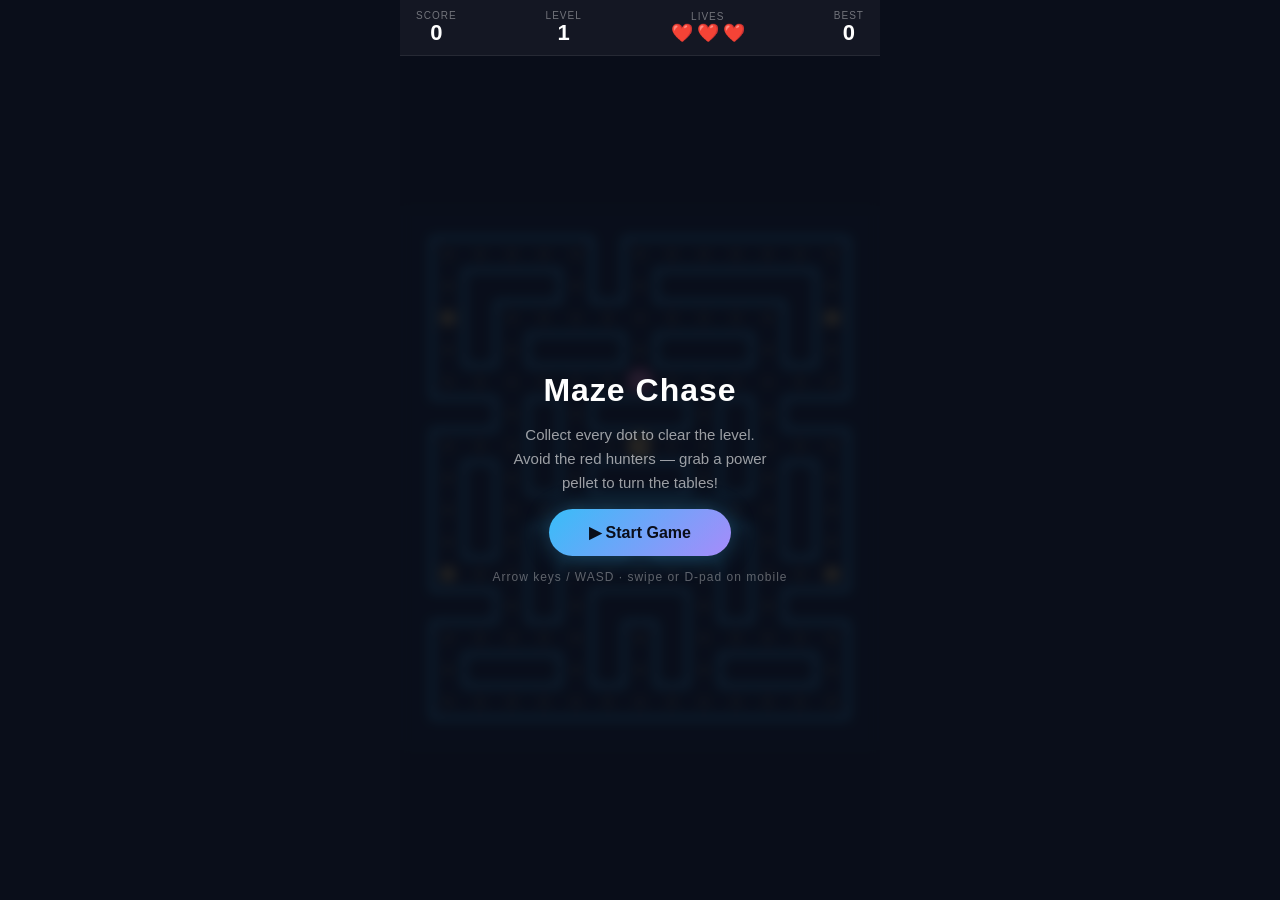
<file: game/maze-run/index.html>
<!DOCTYPE html>
<html lang="en">
<head>
  <meta charset="UTF-8" />
  <meta name="viewport" content="width=device-width, initial-scale=1.0, user-scalable=no" />
  <title>Maze Chase</title>
  <style>
    * { margin: 0; padding: 0; box-sizing: border-box; }

    body {
      background: #0a0e1a;
      display: flex;
      flex-direction: column;
      align-items: center;
      justify-content: flex-start;
      height: 100vh;
      overflow: hidden;
      font-family: 'Segoe UI', sans-serif;
      user-select: none;
      touch-action: none;
    }

    #hud {
      display: flex;
      align-items: center;
      justify-content: space-between;
      width: 100%;
      max-width: 480px;
      padding: 10px 16px;
      background: rgba(255,255,255,0.04);
      border-bottom: 1px solid rgba(255,255,255,0.08);
      flex-shrink: 0;
    }

    .hud-block { text-align: center; }
    .hud-label { font-size: 10px; letter-spacing: 1px; text-transform: uppercase; color: rgba(255,255,255,0.4); }
    .hud-value { font-size: 22px; font-weight: 700; color: #fff; line-height: 1.1; }

    #lives-display { display: flex; gap: 4px; align-items: center; justify-content: center; }
    .heart { font-size: 18px; }

    #game-area {
      position: relative;
      width: 100%;
      max-width: 480px;
      flex: 1;
      overflow: hidden;
    }

    canvas { display: block; width: 100%; height: 100%; }

    #dpad {
      position: absolute;
      left: 14px;
      bottom: 14px;
      width: 140px;
      height: 140px;
      z-index: 5;
      opacity: 0.85;
      display: none;
    }
    #dpad.visible { display: block; }
    .dpad-btn {
      position: absolute;
      width: 46px; height: 46px;
      background: rgba(56,189,248,0.18);
      border: 1px solid rgba(56,189,248,0.45);
      border-radius: 10px;
      display: flex; align-items: center; justify-content: center;
      color: #7dd3fc;
      font-size: 20px;
      font-weight: 700;
    }
    .dpad-btn.active { background: rgba(56,189,248,0.45); }
    #dpad-up    { left: 47px; top: 0; }
    #dpad-down  { left: 47px; top: 94px; }
    #dpad-left  { left: 0;    top: 47px; }
    #dpad-right { left: 94px; top: 47px; }

    .screen {
      position: absolute;
      inset: 0;
      display: flex;
      flex-direction: column;
      align-items: center;
      justify-content: center;
      gap: 14px;
      background: rgba(10,14,26,0.88);
      backdrop-filter: blur(6px);
      z-index: 10;
    }
    .screen.hidden { display: none; }

    .screen h2 {
      font-size: 32px;
      font-weight: 800;
      color: #fff;
      letter-spacing: 1px;
    }
    .screen p {
      font-size: 15px;
      color: rgba(255,255,255,0.6);
      text-align: center;
      max-width: 320px;
      line-height: 1.6;
      padding: 0 16px;
    }
    .screen .score-line {
      font-size: 42px;
      font-weight: 900;
      background: linear-gradient(135deg, #38bdf8, #a78bfa);
      -webkit-background-clip: text;
      -webkit-text-fill-color: transparent;
    }

    .btn-play {
      padding: 14px 40px;
      border: none;
      border-radius: 50px;
      font-size: 16px;
      font-weight: 700;
      cursor: pointer;
      background: linear-gradient(135deg, #38bdf8, #a78bfa);
      color: #0a0e1a;
      box-shadow: 0 0 24px rgba(56,189,248,0.35);
      transition: transform 0.15s, box-shadow 0.15s;
    }
    .btn-play:hover { transform: scale(1.05); box-shadow: 0 0 32px rgba(56,189,248,0.55); }
    .btn-play:active { transform: scale(0.97); }

    .hint {
      font-size: 12px;
      color: rgba(255,255,255,0.35);
      letter-spacing: 1px;
      text-align: center;
    }
  </style>
</head>
<body>

<div id="hud">
  <div class="hud-block">
    <div class="hud-label">Score</div>
    <div class="hud-value" id="score-val">0</div>
  </div>
  <div class="hud-block">
    <div class="hud-label">Level</div>
    <div class="hud-value" id="level-val">1</div>
  </div>
  <div class="hud-block">
    <div class="hud-label">Lives</div>
    <div id="lives-display"></div>
  </div>
  <div class="hud-block">
    <div class="hud-label">Best</div>
    <div class="hud-value" id="best-val">0</div>
  </div>
</div>

<div id="game-area">
  <canvas id="canvas"></canvas>

  <div id="dpad">
    <div class="dpad-btn" id="dpad-up">▲</div>
    <div class="dpad-btn" id="dpad-left">◀</div>
    <div class="dpad-btn" id="dpad-right">▶</div>
    <div class="dpad-btn" id="dpad-down">▼</div>
  </div>

  <div class="screen" id="screen-start">
    <h2>Maze Chase</h2>
    <p>Collect every dot to clear the level.<br>Avoid the red hunters — grab a power pellet to turn the tables!</p>
    <button class="btn-play" id="btn-start">▶ Start Game</button>
    <div class="hint">Arrow keys / WASD · swipe or D-pad on mobile</div>
  </div>

  <div class="screen hidden" id="screen-over">
    <h2 id="over-title">Game Over</h2>
    <div class="score-line" id="final-score">0</div>
    <p id="over-msg">Try again to beat your best!</p>
    <button class="btn-play" id="btn-restart">↺ Play Again</button>
  </div>
</div>

<script>
(() => {
  const canvas   = document.getElementById('canvas');
  const ctx      = canvas.getContext('2d');
  const gameArea = document.getElementById('game-area');
  const scoreEl  = document.getElementById('score-val');
  const levelEl  = document.getElementById('level-val');
  const livesEl  = document.getElementById('lives-display');
  const bestEl   = document.getElementById('best-val');
  const finalEl  = document.getElementById('final-score');
  const overTitle = document.getElementById('over-title');
  const overMsg  = document.getElementById('over-msg');
  const screenStart = document.getElementById('screen-start');
  const screenOver  = document.getElementById('screen-over');
  const dpad = document.getElementById('dpad');

  // Maze grid. '#' wall, '.' dot, 'o' power pellet, ' ' empty, 'P' player spawn, 'G' ghost spawn
  const MAP = [
    '###############',
    '#.....#.......#',
    '#.###.#.#####.#',
    '#o#.........#o#',
    '#.#.###.###.#.#',
    '#......G......#',
    '###.#.###.#.###',
    '#...#..P..#...#',
    '#.#.#.###.#.#.#',
    '#.#.........#.#',
    '#.#.###.###.#.#',
    '#o..#.....#..o#',
    '###.#.###.#.###',
    '#.....#.#.....#',
    '#.###.#.#.###.#',
    '#.............#',
    '###############',
  ];

  const COLS = MAP[0].length;
  const ROWS = MAP.length;

  // Movement is integer-grid based. A mover has:
  //   gx, gy : current integer cell (always valid, never on a wall)
  //   dir    : { x, y } current direction (null when idle)
  //   step   : how far into the current direction we've moved, in [0, STEPS_PER_CELL)
  // When step >= STEPS_PER_CELL, we commit the step: gx += dir.x, gy += dir.y, step = 0.
  // This avoids any floating-point drift between cells.
  const STEPS_PER_CELL = 24; // higher = smoother

  let tile;
  let offsetX, offsetY;
  let W, H;

  let grid;
  let player;
  let ghosts;
  let dots;
  let score = 0, lives = 3, level = 1, best = 0;
  let powerTimer = 0;
  let freezeTimer = 0; // brief freeze after respawning
  let running = false;
  let raf;
  let inputQueue = null;
  const keys = new Set();

  function resize() {
    W = canvas.width  = gameArea.clientWidth;
    H = canvas.height = gameArea.clientHeight;
    tile = Math.floor(Math.min(W / COLS, H / ROWS));
    offsetX = Math.floor((W - tile * COLS) / 2);
    offsetY = Math.floor((H - tile * ROWS) / 2);
  }

  function isWall(cx, cy) {
    if (cx < 0 || cy < 0 || cx >= COLS || cy >= ROWS) return true;
    const row = grid[cy];
    if (!row) return true;
    return row[cx] === '#';
  }

  function dirEq(a, b) {
    if (!a || !b) return false;
    return a.x === b.x && a.y === b.y;
  }

  function initMaze() {
    grid = MAP.map(row => row.split(''));
    dots = 0;
    let playerSpawn = { x: 7, y: 7 };
    const ghostSpawns = [];
    for (let y = 0; y < ROWS; y++) {
      for (let x = 0; x < COLS; x++) {
        const c = grid[y][x];
        if (c === '.' || c === 'o') dots++;
        else if (c === 'P') { playerSpawn = { x, y }; grid[y][x] = ' '; }
        else if (c === 'G') { ghostSpawns.push({ x, y }); grid[y][x] = ' '; }
      }
    }
    if (ghostSpawns.length === 0) ghostSpawns.push({ x: 7, y: 5 });

    player = {
      gx: playerSpawn.x, gy: playerSpawn.y,
      dir: null,
      step: 0,
      speed: 0.6, // steps per frame (out of STEPS_PER_CELL)
      spawn: playerSpawn,
      mouthT: 0,
    };

    const ghostColors = ['#ef4444', '#f472b6', '#fb923c', '#a78bfa'];
    const ghostCount = Math.min(2 + Math.floor((level - 1) / 2), 4);
    ghosts = [];
    for (let i = 0; i < ghostCount; i++) {
      const sp = ghostSpawns[i % ghostSpawns.length];
      ghosts.push({
        gx: sp.x, gy: sp.y,
        dir: null,
        step: 0,
        speed: 0.42 + level * 0.03,
        color: ghostColors[i % ghostColors.length],
        spawn: sp,
        mode: 'chase', // 'chase' | 'scared' | 'eaten'
        t: Math.random() * 1000,
        startDelay: i * 40,
      });
    }
    powerTimer = 0;
    freezeTimer = 30;
  }

  function renderLives() {
    livesEl.innerHTML = '';
    for (let i = 0; i < 3; i++) {
      const h = document.createElement('span');
      h.className = 'heart';
      h.textContent = i < lives ? '❤️' : '🖤';
      livesEl.appendChild(h);
    }
  }

  function moverCenterPx(m) {
    // Smooth pixel position: interpolate between current cell and target cell using step/STEPS_PER_CELL
    const progress = m.dir ? m.step / STEPS_PER_CELL : 0;
    const dx = m.dir ? m.dir.x : 0;
    const dy = m.dir ? m.dir.y : 0;
    const fx = m.gx + dx * progress;
    const fy = m.gy + dy * progress;
    return {
      x: offsetX + fx * tile + tile / 2,
      y: offsetY + fy * tile + tile / 2,
    };
  }

  // Try to turn the player to `dir` at the current cell.
  // Only valid when we're not mid-step (step === 0).
  function tryTurnPlayer(dir) {
    if (player.step !== 0) return false;
    if (isWall(player.gx + dir.x, player.gy + dir.y)) return false;
    player.dir = dir;
    return true;
  }

  function advanceMover(m, speedOverride) {
    if (!m.dir) { m.step = 0; return false; }
    let sp = speedOverride != null ? speedOverride : m.speed;
    if (!Number.isFinite(sp) || sp <= 0) sp = 0.1;
    if (sp > STEPS_PER_CELL) sp = STEPS_PER_CELL;
    m.step += sp;
    if (m.step >= STEPS_PER_CELL) {
      m.gx += m.dir.x;
      m.gy += m.dir.y;
      m.step = 0;
      return true;
    }
    return false;
  }

  function updatePlayer() {
    // At cell boundary, take any queued / held direction input.
    if (player.step === 0) {
      let dir = inputQueue;
      if (!dir) {
        if      (keys.has('ArrowUp')    || keys.has('KeyW')) dir = { x: 0, y: -1 };
        else if (keys.has('ArrowDown')  || keys.has('KeyS')) dir = { x: 0, y: 1 };
        else if (keys.has('ArrowLeft')  || keys.has('KeyA')) dir = { x: -1, y: 0 };
        else if (keys.has('ArrowRight') || keys.has('KeyD')) dir = { x: 1, y: 0 };
      }
      if (dir && tryTurnPlayer(dir)) {
        inputQueue = null;
      } else if (player.dir && isWall(player.gx + player.dir.x, player.gy + player.dir.y)) {
        player.dir = null;
      }
    }

    advanceMover(player);
    player.mouthT += 0.25;

    // Collect whatever is under us (whenever we're on a cell center: step === 0)
    if (player.step === 0) {
      const cell = grid[player.gy][player.gx];
      if (cell === '.') {
        grid[player.gy][player.gx] = ' ';
        score += 10; dots--; scoreEl.textContent = score; updateBest();
      } else if (cell === 'o') {
        grid[player.gy][player.gx] = ' ';
        score += 50; dots--; scoreEl.textContent = score; updateBest();
        powerTimer = 360;
        for (const g of ghosts) if (g.mode !== 'eaten') g.mode = 'scared';
      }
      if (dots <= 0) nextLevel();
    }
  }

  function chooseGhostDir(g) {
    const back = g.dir ? { x: -g.dir.x, y: -g.dir.y } : null;
    const dirs = [ {x:1,y:0}, {x:-1,y:0}, {x:0,y:1}, {x:0,y:-1} ];
    const opts = [];
    for (const d of dirs) {
      if (isWall(g.gx + d.x, g.gy + d.y)) continue;
      if (dirEq(d, back)) continue;
      opts.push(d);
    }
    // If dead end, reversing is allowed
    if (opts.length === 0) {
      for (const d of dirs) {
        if (!isWall(g.gx + d.x, g.gy + d.y)) opts.push(d);
      }
    }
    if (opts.length === 0) { g.dir = null; return; }

    let pickBest = opts[0];
    let bestScore = -Infinity;
    for (const d of opts) {
      const nx = g.gx + d.x, ny = g.gy + d.y;
      const dx = nx - player.gx, dy = ny - player.gy;
      const dist = Math.abs(dx) + Math.abs(dy);
      let s;
      if (g.mode === 'eaten')       s = -dist + ((nx === g.spawn.x && ny === g.spawn.y) ? 100 : 0);
      else if (g.mode === 'scared') s = dist;
      else                          s = -dist;
      s += Math.random() * 0.8;
      if (s > bestScore) { bestScore = s; pickBest = d; }
    }
    g.dir = pickBest;
  }

  function updateGhost(g) {
    g.t++;
    if (g.startDelay > 0) { g.startDelay--; return; }

    // Arrived home while eaten — restore
    if (g.mode === 'eaten' && g.step === 0 && g.gx === g.spawn.x && g.gy === g.spawn.y) {
      g.mode = powerTimer > 0 ? 'scared' : 'chase';
      g.dir = null;
    }

    if (g.step === 0) chooseGhostDir(g);

    let sp = g.speed;
    if (g.mode === 'eaten')       sp *= 1.8;
    else if (g.mode === 'scared') sp *= 0.6;
    // Safety clamp: speed must be positive and bounded so step always progresses
    if (!Number.isFinite(sp) || sp <= 0) sp = 0.1;
    if (sp > STEPS_PER_CELL) sp = STEPS_PER_CELL;
    advanceMover(g, sp);
  }

  // Collision uses smooth pixel-space distance
  function checkCollisions() {
    const p = moverCenterPx(player);
    for (const g of ghosts) {
      if (g.startDelay > 0) continue;
      const gp = moverCenterPx(g);
      const dx = gp.x - p.x, dy = gp.y - p.y;
      const r = tile * 0.5;
      if (dx*dx + dy*dy < r*r) {
        if (g.mode === 'eaten') continue;
        if (g.mode === 'scared') {
          g.mode = 'eaten';
          score += 200;
          scoreEl.textContent = score;
          updateBest();
        } else {
          loseLife();
          return;
        }
      }
    }
  }

  function loseLife() {
    lives--;
    renderLives();
    if (lives <= 0) {
      gameOver(false);
      return;
    }
    // Respawn player and ghosts in place
    player.gx = player.spawn.x; player.gy = player.spawn.y;
    player.dir = null; player.step = 0;
    for (const g of ghosts) {
      g.gx = g.spawn.x; g.gy = g.spawn.y;
      g.dir = null; g.step = 0;
      g.mode = 'chase';
      g.startDelay = 20;
    }
    powerTimer = 0;
    freezeTimer = 45;
    inputQueue = null;
  }

  function nextLevel() {
    level++;
    levelEl.textContent = level;
    score += 100;
    scoreEl.textContent = score;
    updateBest();
    initMaze();
  }

  function updateBest() {
    if (score > best) {
      best = score;
      bestEl.textContent = best;
      try { localStorage.setItem('mazeChaseBest', best); } catch (_) {}
    }
  }

  function update() {
    if (freezeTimer > 0) { freezeTimer--; return; }
    if (powerTimer > 0) {
      powerTimer--;
      if (powerTimer === 0) {
        for (const g of ghosts) if (g.mode === 'scared') g.mode = 'chase';
      }
    }
    updatePlayer();
    for (const g of ghosts) updateGhost(g);
    checkCollisions();
  }

  function drawMaze() {
    ctx.save();
    ctx.translate(offsetX, offsetY);

    ctx.lineWidth = Math.max(2, tile * 0.12);
    ctx.strokeStyle = '#38bdf8';
    ctx.shadowColor = '#38bdf866';
    ctx.shadowBlur = 4;

    for (let y = 0; y < ROWS; y++) {
      for (let x = 0; x < COLS; x++) {
        if (grid[y][x] !== '#') continue;
        const px = x * tile, py = y * tile;
        const top = isWall(x, y - 1);
        const bottom = isWall(x, y + 1);
        const left = isWall(x - 1, y);
        const right = isWall(x + 1, y);
        ctx.beginPath();
        if (!top)    { ctx.moveTo(px, py);            ctx.lineTo(px + tile, py); }
        if (!bottom) { ctx.moveTo(px, py + tile);     ctx.lineTo(px + tile, py + tile); }
        if (!left)   { ctx.moveTo(px, py);            ctx.lineTo(px, py + tile); }
        if (!right)  { ctx.moveTo(px + tile, py);     ctx.lineTo(px + tile, py + tile); }
        ctx.stroke();
      }
    }
    ctx.shadowBlur = 0;

    for (let y = 0; y < ROWS; y++) {
      for (let x = 0; x < COLS; x++) {
        const c = grid[y][x];
        const cx = x * tile + tile / 2;
        const cy = y * tile + tile / 2;
        if (c === '.') {
          ctx.fillStyle = '#fde68a';
          ctx.beginPath(); ctx.arc(cx, cy, Math.max(1.5, tile * 0.08), 0, Math.PI * 2); ctx.fill();
        } else if (c === 'o') {
          const pulse = 0.7 + Math.sin(Date.now() / 180) * 0.3;
          ctx.fillStyle = '#ffd166';
          ctx.shadowColor = '#ffd16688';
          ctx.shadowBlur = 10;
          ctx.beginPath(); ctx.arc(cx, cy, tile * 0.22 * pulse, 0, Math.PI * 2); ctx.fill();
          ctx.shadowBlur = 0;
        }
      }
    }
    ctx.restore();
  }

  function drawPlayer() {
    const { x, y } = moverCenterPx(player);
    const r = tile * 0.38;
    let angle = 0;
    if (player.dir) {
      if (player.dir.x === 1)  angle = 0;
      else if (player.dir.x === -1) angle = Math.PI;
      else if (player.dir.y === 1)  angle = Math.PI / 2;
      else if (player.dir.y === -1) angle = -Math.PI / 2;
    }
    const mouth = (Math.sin(player.mouthT) + 1) / 2 * 0.5 + 0.05;
    ctx.save();
    ctx.translate(x, y);
    ctx.rotate(angle);
    const grad = ctx.createRadialGradient(0, 0, r * 0.3, 0, 0, r * 1.8);
    grad.addColorStop(0, '#ffd16688');
    grad.addColorStop(1, 'transparent');
    ctx.fillStyle = grad;
    ctx.beginPath(); ctx.arc(0, 0, r * 1.8, 0, Math.PI * 2); ctx.fill();
    ctx.fillStyle = '#ffd166';
    ctx.beginPath();
    ctx.moveTo(0, 0);
    ctx.arc(0, 0, r, mouth, Math.PI * 2 - mouth);
    ctx.closePath();
    ctx.fill();
    ctx.fillStyle = '#0a0e1a';
    ctx.beginPath(); ctx.arc(-r * 0.15, -r * 0.5, r * 0.14, 0, Math.PI * 2); ctx.fill();
    ctx.restore();
  }

  function drawGhost(g) {
    const { x, y } = moverCenterPx(g);
    if (!Number.isFinite(x) || !Number.isFinite(y) || tile <= 0) return;
    const r = tile * 0.38;
    ctx.save();
    ctx.translate(x, y);

    let color = g.color;
    let bodyAlpha = 1;
    if (g.mode === 'eaten') {
      color = '#ffffff';
      bodyAlpha = 0.25;
    } else if (g.mode === 'scared') {
      const flicker = powerTimer < 90 && Math.floor(powerTimer / 10) % 2 === 0;
      color = flicker ? '#ffffff' : '#3b82f6';
    }

    if (g.mode !== 'eaten') {
      ctx.globalAlpha = 0.6;
      const grad = ctx.createRadialGradient(0, 0, Math.max(1, r * 0.3), 0, 0, Math.max(2, r * 1.6));
      grad.addColorStop(0, color);
      grad.addColorStop(1, 'rgba(0,0,0,0)');
      ctx.fillStyle = grad;
      ctx.beginPath(); ctx.arc(0, 0, r * 1.5, 0, Math.PI * 2); ctx.fill();
      ctx.globalAlpha = 1;
    }

    ctx.globalAlpha = bodyAlpha;
    ctx.fillStyle = color;
    ctx.beginPath();
    ctx.arc(0, -r * 0.1, r, Math.PI, 0, false);
    ctx.lineTo(r, r * 0.7);
    const waves = 4;
    const step = (r * 2) / waves;
    const wavePhase = Math.floor(g.t / 10) % 2 === 0 ? 0 : 1;
    for (let i = 0; i < waves; i++) {
      const xStart = r - step * i;
      const xEnd   = r - step * (i + 1);
      const yLow   = (i + wavePhase) % 2 === 0 ? r * 0.85 : r * 0.55;
      ctx.lineTo(xStart - step / 2, yLow);
      ctx.lineTo(xEnd, r * 0.7);
    }
    ctx.closePath();
    ctx.fill();

    const lookX = g.dir ? g.dir.x : 0;
    const lookY = g.dir ? g.dir.y : 0;
    ctx.fillStyle = '#fff';
    ctx.beginPath(); ctx.arc(-r * 0.3, -r * 0.2, r * 0.22, 0, Math.PI * 2); ctx.fill();
    ctx.beginPath(); ctx.arc( r * 0.3, -r * 0.2, r * 0.22, 0, Math.PI * 2); ctx.fill();
    ctx.fillStyle = g.mode === 'scared' ? '#ef4444' : '#0a0e1a';
    ctx.beginPath(); ctx.arc(-r * 0.3 + lookX * r * 0.1, -r * 0.2 + lookY * r * 0.1, r * 0.1, 0, Math.PI * 2); ctx.fill();
    ctx.beginPath(); ctx.arc( r * 0.3 + lookX * r * 0.1, -r * 0.2 + lookY * r * 0.1, r * 0.1, 0, Math.PI * 2); ctx.fill();

    ctx.restore();
  }

  function draw() {
    ctx.clearRect(0, 0, W, H);
    ctx.fillStyle = '#0a1428';
    ctx.fillRect(offsetX, offsetY, tile * COLS, tile * ROWS);
    drawMaze();
    if (player) drawPlayer();
    if (ghosts) for (const g of ghosts) drawGhost(g);
  }

  function safeFrame() {
    // Any runtime error in update/draw would otherwise silently kill the rAF loop.
    // Catching it lets us log it and keep the loop alive so the game doesn't appear frozen.
    try {
      update();
      draw();
    } catch (err) {
      console.error('Maze Chase frame error:', err);
    }
  }

  function loop() {
    if (!running) return;
    safeFrame();
    raf = requestAnimationFrame(loop);
  }

  function startGame() {
    resize();
    score = 0; lives = 3; level = 1;
    scoreEl.textContent = '0';
    levelEl.textContent = '1';
    renderLives();
    initMaze();
    inputQueue = null;
    keys.clear();
    screenStart.classList.add('hidden');
    screenOver.classList.add('hidden');
    running = true;
    cancelAnimationFrame(raf);
    loop();
  }

  function gameOver(win) {
    running = false;
    cancelAnimationFrame(raf);
    finalEl.textContent = score;
    overTitle.textContent = win ? 'You Cleared It!' : 'Game Over';
    overMsg.textContent = score >= best && score > 0
      ? '🏆 New best score!'
      : `Best: ${best} — Keep going!`;
    screenOver.classList.remove('hidden');
  }

  // Input
  window.addEventListener('keydown', e => {
    const code = e.code;
    if (['ArrowUp','ArrowDown','ArrowLeft','ArrowRight','KeyW','KeyA','KeyS','KeyD'].includes(code)) {
      keys.add(code);
      if (code === 'ArrowUp'   || code === 'KeyW') inputQueue = { x: 0, y: -1 };
      if (code === 'ArrowDown' || code === 'KeyS') inputQueue = { x: 0, y: 1 };
      if (code === 'ArrowLeft' || code === 'KeyA') inputQueue = { x: -1, y: 0 };
      if (code === 'ArrowRight'|| code === 'KeyD') inputQueue = { x: 1, y: 0 };
      e.preventDefault();
    }
  });
  window.addEventListener('keyup', e => { keys.delete(e.code); });
  window.addEventListener('blur', () => { keys.clear(); });

  // Touch swipe on canvas
  let touchStart = null;
  canvas.addEventListener('touchstart', e => {
    const t = e.touches[0];
    touchStart = { x: t.clientX, y: t.clientY };
    e.preventDefault();
  }, { passive: false });
  canvas.addEventListener('touchmove', e => {
    if (!touchStart) return;
    const t = e.touches[0];
    const dx = t.clientX - touchStart.x;
    const dy = t.clientY - touchStart.y;
    const threshold = 22;
    if (Math.abs(dx) < threshold && Math.abs(dy) < threshold) return;
    if (Math.abs(dx) > Math.abs(dy)) inputQueue = { x: dx > 0 ? 1 : -1, y: 0 };
    else inputQueue = { x: 0, y: dy > 0 ? 1 : -1 };
    touchStart = { x: t.clientX, y: t.clientY };
    e.preventDefault();
  }, { passive: false });
  canvas.addEventListener('touchend', () => { touchStart = null; });

  function isTouchDevice() {
    return ('ontouchstart' in window) || (navigator.maxTouchPoints > 0);
  }
  if (isTouchDevice()) dpad.classList.add('visible');

  function bindDpad(id, dir) {
    const el = document.getElementById(id);
    const press   = e => { e.preventDefault(); inputQueue = dir; el.classList.add('active'); };
    const release = () => el.classList.remove('active');
    el.addEventListener('touchstart', press, { passive: false });
    el.addEventListener('mousedown',  press);
    el.addEventListener('touchend',   release);
    el.addEventListener('mouseup',    release);
    el.addEventListener('mouseleave', release);
  }
  bindDpad('dpad-up',    { x: 0, y: -1 });
  bindDpad('dpad-down',  { x: 0, y: 1 });
  bindDpad('dpad-left',  { x: -1, y: 0 });
  bindDpad('dpad-right', { x: 1, y: 0 });

  document.getElementById('btn-start').addEventListener('click', startGame);
  document.getElementById('btn-restart').addEventListener('click', startGame);

  window.addEventListener('resize', resize);

  try { best = parseInt(localStorage.getItem('mazeChaseBest') || '0') || 0; } catch (_) { best = 0; }
  bestEl.textContent = best;
  renderLives();
  resize();
  initMaze();
  draw();

  (function idleLoop() {
    if (running) return;
    draw();
    requestAnimationFrame(idleLoop);
  })();
})();
</script>
</body>
</html>
</file>
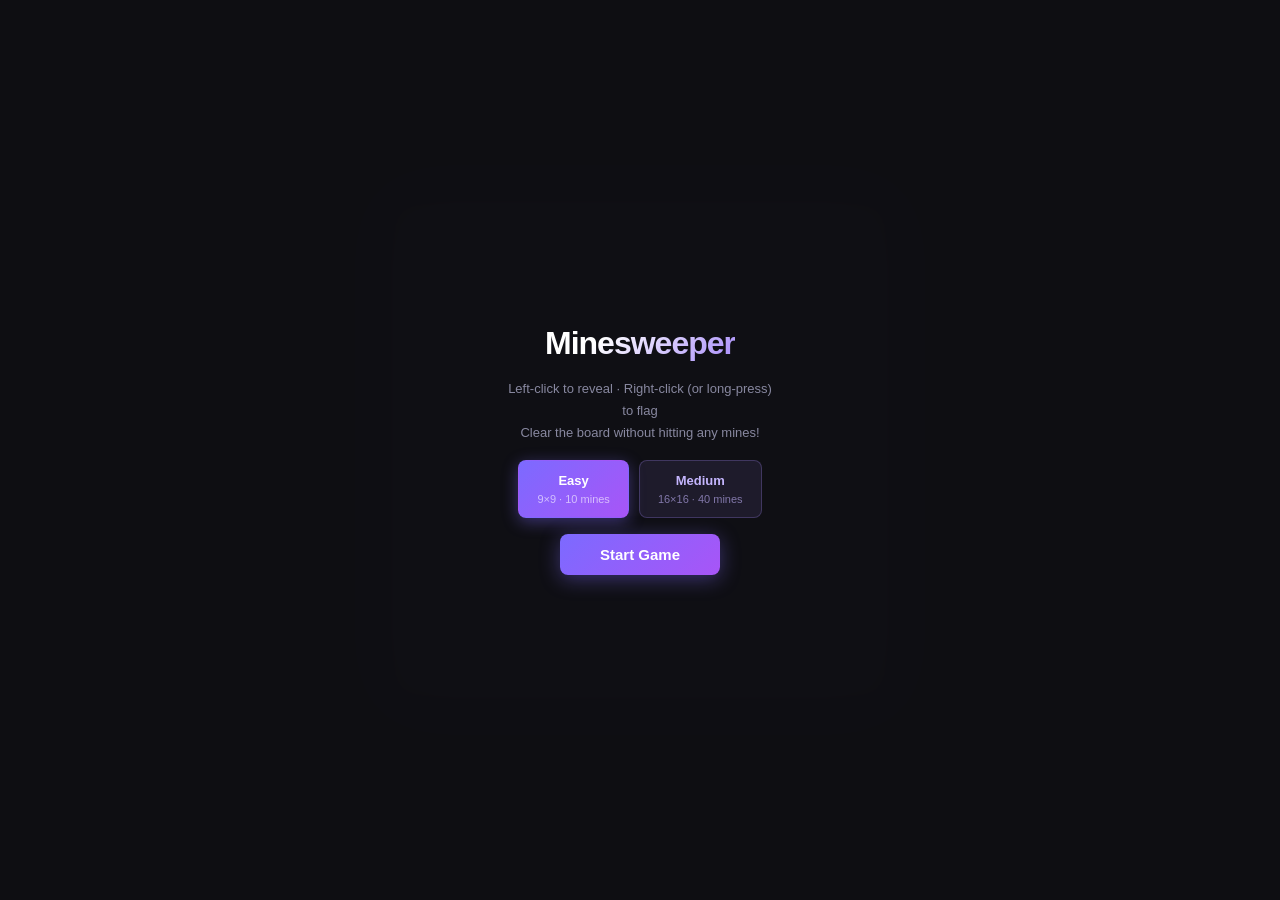
<file: game/minesweeper/index.html>
<!DOCTYPE html>
<html lang="en">
<head>
<meta charset="UTF-8"/>
<meta name="viewport" content="width=device-width, initial-scale=1.0, viewport-fit=cover, user-scalable=no"/>
<title>Minesweeper</title>
<style>
* { margin:0; padding:0; box-sizing:border-box; }
html, body { width:100%; height:100%; }
body {
  background:#0f0f13;
  display:flex;
  align-items:center;
  justify-content:center;
  font-family:-apple-system,BlinkMacSystemFont,"Segoe UI",sans-serif;
  overflow:hidden;
  user-select:none;
  padding:8px;
  touch-action:none;
}
canvas {
  display:block;
  border-radius:12px;
  border:1px solid rgba(255,255,255,0.08);
  box-shadow:0 0 60px rgba(124,106,255,0.12);
  cursor:pointer;
  width: min(480px, calc(100vw - 16px), calc(100vh - 16px));
  height: auto;
  aspect-ratio:1 / 1;
  touch-action:none;
}
.diff-row { flex-wrap:wrap; justify-content:center; }
#overlay {
  position:fixed;
  inset:0;
  background:rgba(15,15,19,0.9);
  display:flex;
  flex-direction:column;
  align-items:center;
  justify-content:center;
  gap:16px;
  backdrop-filter:blur(6px);
}
#overlay h2 {
  font-size:32px;
  font-weight:900;
  letter-spacing:-1px;
  background:linear-gradient(135deg,#fff 30%,#a78bfa);
  -webkit-background-clip:text;
  -webkit-text-fill-color:transparent;
  background-clip:text;
}
#ov-sub { color:#8888a0; font-size:13px; text-align:center; max-width:270px; line-height:1.7; }
.diff-row { display:flex; gap:10px; }
.diff-btn {
  padding:10px 18px;
  background:rgba(167,139,250,0.1);
  color:#c4b5fd;
  border:1px solid rgba(167,139,250,0.25);
  border-radius:8px;
  font-size:13px;
  font-weight:600;
  cursor:pointer;
  transition:all 0.15s;
  text-align:center;
  line-height:1.5;
  -webkit-tap-highlight-color: transparent;
  min-width: 0;
}
.diff-btn small { display:block; opacity:0.6; font-weight:400; font-size:11px; }
.diff-btn:hover, .diff-btn.active {
  background:linear-gradient(135deg,#7c6aff,#a855f7);
  color:#fff;
  border-color:transparent;
  box-shadow:0 4px 16px rgba(124,106,255,0.4);
}
#ov-btn {
  padding:12px 40px;
  background:linear-gradient(135deg,#7c6aff,#a855f7);
  color:#fff;
  border:none;
  border-radius:8px;
  font-size:15px;
  font-weight:700;
  cursor:pointer;
  box-shadow:0 4px 20px rgba(124,106,255,0.4);
  transition:transform 0.15s,box-shadow 0.15s;
}
#ov-btn:hover { transform:translateY(-2px); box-shadow:0 8px 28px rgba(124,106,255,0.55); }
#overlay.hidden { display:none; }
</style>
</head>
<body>

<canvas id="c"></canvas>

<div id="overlay">
  <h2 id="ov-title">Minesweeper</h2>
  <p id="ov-sub">Left-click to reveal · Right-click (or long-press) to flag<br>Clear the board without hitting any mines!</p>
  <div class="diff-row">
    <button class="diff-btn active" data-diff="easy">Easy<small>9×9 · 10 mines</small></button>
    <button class="diff-btn"        data-diff="medium">Medium<small>16×16 · 40 mines</small></button>
  </div>
  <button id="ov-btn">Start Game</button>
</div>

<script>
const canvas  = document.getElementById('c');
const ctx     = canvas.getContext('2d');
const overlay = document.getElementById('overlay');
const ovTitle = document.getElementById('ov-title');
const ovSub   = document.getElementById('ov-sub');
const ovBtn   = document.getElementById('ov-btn');

// ── Canvas ────────────────────────────────────────────
const CW = 480, CH = 480;
canvas.width = CW; canvas.height = CH;

const HUD_H  = 54;
const HUD_CX = CW / 2, HUD_CY = HUD_H / 2;
const BTN_R  = 18;

// ── Difficulty presets ────────────────────────────────
const DIFFS = {
  easy:   { rows:9,  cols:9,  mines:10, cell:44 },
  medium: { rows:16, cols:16, mines:40, cell:26 },
};

// Number colours (classic palette brightened for dark bg)
const NUM_C = ['','#60a5fa','#4ade80','#f87171','#818cf8','#fb923c','#2dd4bf','#e8e8f0','#94a3b8'];

// ── State ─────────────────────────────────────────────
let dKey = 'easy';
let R, C, M, CELL, GX, GY;
let board = [];
let gState  = 'idle';  // idle | playing | won | lost
let firstClick = true;
let minesLeft = 0, revealCount = 0, elapsed = 0;
let faceMode  = 'normal'; // normal | cool | dead
let hovR = -1, hovC = -1;
let timerInt = null;
let lpTimer = null, lpCell = null; // long-press tracking

// ── Difficulty buttons ────────────────────────────────
document.querySelectorAll('.diff-btn').forEach(btn => {
  btn.addEventListener('click', () => {
    document.querySelectorAll('.diff-btn').forEach(b => b.classList.remove('active'));
    btn.classList.add('active');
    dKey = btn.dataset.diff;
  });
});
ovBtn.addEventListener('click', startGame);

// ── Setup ─────────────────────────────────────────────
function setupConfig() {
  const d = DIFFS[dKey];
  R = d.rows; C = d.cols; M = d.mines; CELL = d.cell;
  GX = Math.round((CW - C * CELL) / 2);
  GY = HUD_H + Math.round(((CH - HUD_H) - R * CELL) / 2);
}

function startGame() {
  setupConfig();
  board = Array.from({length:R}, () =>
    Array.from({length:C}, () => ({
      mine:false, revealed:false, flagged:false,
      count:0, exploded:false, wrongFlag:false
    }))
  );
  gState = 'playing';
  firstClick = true;
  minesLeft = M; revealCount = 0; elapsed = 0;
  faceMode = 'normal';
  hovR = hovC = -1;
  if (timerInt) clearInterval(timerInt);
  timerInt = null;
  overlay.classList.add('hidden');
}

function placeMines(safeR, safeC) {
  let placed = 0;
  while (placed < M) {
    const r = rnd(R), c = rnd(C);
    if (board[r][c].mine) continue;
    if (Math.abs(r - safeR) <= 1 && Math.abs(c - safeC) <= 1) continue;
    board[r][c].mine = true;
    placed++;
  }
  eachCell((r, c) => {
    if (board[r][c].mine) return;
    let n = 0;
    eachNeighbor(r, c, (nr, nc) => { if (board[nr][nc].mine) n++; });
    board[r][c].count = n;
  });
}

function rnd(n) { return Math.floor(Math.random() * n); }

function eachCell(fn) {
  for (let r = 0; r < R; r++) for (let c = 0; c < C; c++) fn(r, c);
}

function eachNeighbor(r, c, fn) {
  for (let dr = -1; dr <= 1; dr++)
    for (let dc = -1; dc <= 1; dc++) {
      if (!dr && !dc) continue;
      const nr = r + dr, nc = c + dc;
      if (nr >= 0 && nr < R && nc >= 0 && nc < C) fn(nr, nc);
    }
}

// ── Game logic ────────────────────────────────────────
function revealCell(r, c) {
  if (gState !== 'playing') return;
  const cell = board[r][c];
  if (cell.revealed || cell.flagged) return;

  if (firstClick) {
    firstClick = false;
    placeMines(r, c);
    timerInt = setInterval(() => elapsed++, 1000);
  }

  if (cell.mine) {
    cell.revealed = true;
    cell.exploded = true;
    gState = 'lost';
    faceMode = 'dead';
    clearInterval(timerInt);
    // Reveal all mines; mark wrong flags
    eachCell((r2, c2) => {
      const cl = board[r2][c2];
      if (cl.mine && !cl.flagged)  cl.revealed  = true;
      if (!cl.mine && cl.flagged)  cl.wrongFlag = true;
    });
    setTimeout(showEnd, 700);
  } else {
    flood(r, c);
    checkWin();
  }
}

function flood(r, c) {
  const cell = board[r][c];
  if (cell.revealed || cell.flagged || cell.mine) return;
  cell.revealed = true;
  revealCount++;
  if (cell.count === 0) eachNeighbor(r, c, (nr, nc) => flood(nr, nc));
}

function toggleFlag(r, c) {
  if (gState !== 'playing') return;
  const cell = board[r][c];
  if (cell.revealed) return;
  cell.flagged = !cell.flagged;
  minesLeft += cell.flagged ? -1 : 1;
}

function chord(r, c) {
  if (gState !== 'playing') return;
  const cell = board[r][c];
  if (!cell.revealed || cell.count <= 0) return;
  let flags = 0;
  eachNeighbor(r, c, (nr, nc) => { if (board[nr][nc].flagged) flags++; });
  if (flags === cell.count)
    eachNeighbor(r, c, (nr, nc) => revealCell(nr, nc));
}

function checkWin() {
  if (revealCount !== R * C - M) return;
  gState = 'won';
  faceMode = 'cool';
  clearInterval(timerInt);
  eachCell((r, c) => { if (board[r][c].mine) { board[r][c].flagged = true; } });
  minesLeft = 0;
  setTimeout(showEnd, 600);
}

function showEnd() {
  if (gState === 'won') {
    ovTitle.textContent = '🎉 You Win!';
    ovSub.textContent   = `Board cleared in ${elapsed}s!`;
  } else {
    ovTitle.textContent = '💥 Game Over';
    ovSub.textContent   = `You hit a mine! Time: ${elapsed}s`;
  }
  ovBtn.textContent = 'Play Again';
  overlay.classList.remove('hidden');
}

// ── Input ─────────────────────────────────────────────
function toCV(e) {
  const rect = canvas.getBoundingClientRect();
  return { x:(e.clientX-rect.left)*(CW/rect.width), y:(e.clientY-rect.top)*(CH/rect.height) };
}

function cellAt(px, py) {
  const c = Math.floor((px - GX) / CELL);
  const r = Math.floor((py - GY) / CELL);
  if (r >= 0 && r < R && c >= 0 && c < C) return {r, c};
  return null;
}

function nearBtn(px, py) { return Math.hypot(px - HUD_CX, py - HUD_CY) <= BTN_R + 5; }

canvas.addEventListener('contextmenu', e => {
  e.preventDefault();
  const {x, y} = toCV(e);
  const cl = cellAt(x, y);
  if (cl) toggleFlag(cl.r, cl.c);
});

canvas.addEventListener('click', e => {
  const {x, y} = toCV(e);
  if (nearBtn(x, y) && gState !== 'idle') { startGame(); return; }
  const cl = cellAt(x, y);
  if (!cl) return;
  if (board[cl.r][cl.c].revealed) chord(cl.r, cl.c);
  else revealCell(cl.r, cl.c);
});

canvas.addEventListener('mousemove', e => {
  const {x, y} = toCV(e);
  const cl = cellAt(x, y);
  hovR = cl ? cl.r : -1; hovC = cl ? cl.c : -1;
});
canvas.addEventListener('mouseleave', () => { hovR = hovC = -1; });

// Touch: tap = reveal, long-press = flag
canvas.addEventListener('touchstart', e => {
  e.preventDefault();
  const {x, y} = toCV(e.touches[0]);
  if (nearBtn(x, y) && gState !== 'idle') { startGame(); return; }
  const cl = cellAt(x, y);
  if (!cl) return;
  lpCell = cl;
  lpTimer = setTimeout(() => {
    if (lpCell) { toggleFlag(lpCell.r, lpCell.c); }
    lpCell = lpTimer = null;
  }, 480);
}, {passive:false});

canvas.addEventListener('touchend', e => {
  e.preventDefault();
  if (!lpTimer) return;
  clearTimeout(lpTimer); lpTimer = null;
  if (!lpCell) return;
  if (board[lpCell.r][lpCell.c].revealed) chord(lpCell.r, lpCell.c);
  else revealCell(lpCell.r, lpCell.c);
  lpCell = null;
}, {passive:false});

canvas.addEventListener('touchmove', e => {
  e.preventDefault();
  clearTimeout(lpTimer); lpTimer = lpCell = null;
}, {passive:false});

// ── Draw helpers ──────────────────────────────────────
function drawUnrevealed(x, y, sz, hov) {
  const bw = Math.max(1.5, sz * 0.1);
  ctx.fillStyle = hov ? '#2e2848' : '#231f36';
  ctx.beginPath(); ctx.roundRect(x, y, sz, sz, 2); ctx.fill();
  ctx.fillStyle = 'rgba(255,255,255,0.13)';
  ctx.fillRect(x, y, sz, bw);
  ctx.fillRect(x, y, bw, sz);
  ctx.fillStyle = 'rgba(0,0,0,0.28)';
  ctx.fillRect(x, y + sz - bw, sz, bw);
  ctx.fillRect(x + sz - bw, y, bw, sz);
}

function drawMine(cx, cy, r2, col) {
  ctx.fillStyle = col;
  ctx.beginPath(); ctx.arc(cx, cy, r2, 0, Math.PI*2); ctx.fill();
  ctx.strokeStyle = col;
  ctx.lineWidth = Math.max(1, r2 * 0.28);
  ctx.lineCap = 'round';
  for (let i = 0; i < 8; i++) {
    const a = i * Math.PI / 4;
    ctx.beginPath();
    ctx.moveTo(cx + Math.cos(a)*r2*0.85, cy + Math.sin(a)*r2*0.85);
    ctx.lineTo(cx + Math.cos(a)*r2*1.65, cy + Math.sin(a)*r2*1.65);
    ctx.stroke();
  }
  ctx.fillStyle = 'rgba(255,255,255,0.38)';
  ctx.beginPath(); ctx.arc(cx - r2*0.3, cy - r2*0.32, r2*0.25, 0, Math.PI*2); ctx.fill();
}

function drawFlagIcon(cx, cy, sz) {
  const s = sz * 0.38;
  ctx.strokeStyle = '#ccc';
  ctx.lineWidth = Math.max(1.5, sz * 0.07);
  ctx.lineCap = 'round';
  ctx.beginPath();
  ctx.moveTo(cx - s*0.1, cy + s);
  ctx.lineTo(cx - s*0.1, cy - s);
  ctx.stroke();
  ctx.fillStyle = '#f87171';
  ctx.beginPath();
  ctx.moveTo(cx - s*0.1, cy - s);
  ctx.lineTo(cx + s,     cy - s*0.3);
  ctx.lineTo(cx - s*0.1, cy + s*0.2);
  ctx.closePath(); ctx.fill();
}

function drawCross(cx, cy, r2) {
  ctx.strokeStyle = '#f87171';
  ctx.lineWidth = Math.max(2, r2 * 0.35);
  ctx.lineCap = 'round';
  ctx.beginPath();
  ctx.moveTo(cx - r2, cy - r2); ctx.lineTo(cx + r2, cy + r2);
  ctx.moveTo(cx + r2, cy - r2); ctx.lineTo(cx - r2, cy + r2);
  ctx.stroke();
}

// ── Render ────────────────────────────────────────────
function render() {
  ctx.fillStyle = '#18181f';
  ctx.fillRect(0, 0, CW, CH);

  if (gState === 'idle') return;

  // HUD background
  ctx.fillStyle = 'rgba(255,255,255,0.025)';
  ctx.fillRect(0, 0, CW, HUD_H);
  ctx.strokeStyle = 'rgba(255,255,255,0.07)';
  ctx.lineWidth = 1;
  ctx.beginPath(); ctx.moveTo(0, HUD_H); ctx.lineTo(CW, HUD_H); ctx.stroke();

  // Mine counter
  const mStr = String(Math.max(-99, minesLeft)).padStart(3, '0');
  ctx.font = '22px sans-serif';
  ctx.textBaseline = 'middle';
  ctx.textAlign = 'left';
  ctx.fillStyle = '#e8e8f0';
  ctx.fillText('🚩', 14, HUD_CY + 1);
  ctx.font = 'bold 19px monospace';
  ctx.fillStyle = minesLeft < 0 ? '#f87171' : '#e8e8f0';
  ctx.fillText(mStr, 44, HUD_CY + 1);

  // Timer
  const tStr = String(Math.min(elapsed, 999)).padStart(3, '0');
  ctx.font = 'bold 19px monospace';
  ctx.textAlign = 'right';
  ctx.fillStyle = '#60a5fa';
  ctx.fillText(tStr, CW - 42, HUD_CY + 1);
  ctx.font = '22px sans-serif';
  ctx.fillStyle = '#e8e8f0';
  ctx.fillText('⏱', CW - 18, HUD_CY + 1);

  // Reset button
  ctx.save();
  ctx.fillStyle = 'rgba(255,255,255,0.07)';
  ctx.strokeStyle = 'rgba(255,255,255,0.18)';
  ctx.lineWidth = 1.5;
  ctx.beginPath(); ctx.arc(HUD_CX, HUD_CY, BTN_R, 0, Math.PI*2);
  ctx.fill(); ctx.stroke();
  ctx.font = `${BTN_R * 1.25}px sans-serif`;
  ctx.textAlign = 'center'; ctx.textBaseline = 'middle';
  ctx.fillText(faceMode === 'cool' ? '😎' : faceMode === 'dead' ? '😵' : '🙂', HUD_CX, HUD_CY + 1);
  ctx.restore();

  // Grid
  const SZ = CELL - 1;
  const FS = Math.max(11, Math.round(CELL * 0.48));

  for (let r = 0; r < R; r++) {
    for (let c = 0; c < C; c++) {
      const cell = board[r][c];
      const x = GX + c * CELL;
      const y = GY + r * CELL;
      const hov = (r === hovR && c === hovC && !cell.revealed && !cell.flagged && gState === 'playing');

      if (cell.exploded) {
        // Clicked mine: red bg
        ctx.fillStyle = '#6b1010';
        ctx.beginPath(); ctx.roundRect(x, y, SZ, SZ, 2); ctx.fill();
        drawMine(x + SZ/2, y + SZ/2, SZ * 0.30, '#1a1a1a');

      } else if (cell.revealed && cell.mine) {
        // Other mines on loss
        ctx.fillStyle = '#1c1829';
        ctx.beginPath(); ctx.roundRect(x, y, SZ, SZ, 2); ctx.fill();
        drawMine(x + SZ/2, y + SZ/2, SZ * 0.28, '#f87171');

      } else if (cell.revealed) {
        // Safe revealed
        ctx.fillStyle = '#151122';
        ctx.beginPath(); ctx.roundRect(x, y, SZ, SZ, 2); ctx.fill();
        ctx.strokeStyle = 'rgba(255,255,255,0.04)';
        ctx.lineWidth = 0.5;
        ctx.beginPath(); ctx.roundRect(x, y, SZ, SZ, 2); ctx.stroke();
        if (cell.count > 0) {
          ctx.font = `bold ${FS}px -apple-system,sans-serif`;
          ctx.fillStyle = NUM_C[cell.count] || '#e8e8f0';
          ctx.textAlign = 'center'; ctx.textBaseline = 'middle';
          ctx.fillText(cell.count, x + SZ/2, y + SZ/2 + 0.5);
        }

      } else if (cell.wrongFlag) {
        // Wrong flag: show mine + X
        ctx.fillStyle = '#1c1829';
        ctx.beginPath(); ctx.roundRect(x, y, SZ, SZ, 2); ctx.fill();
        drawMine(x + SZ/2, y + SZ/2, SZ * 0.25, '#555');
        drawCross(x + SZ/2, y + SZ/2, SZ * 0.28);

      } else if (cell.flagged) {
        drawUnrevealed(x, y, SZ, false);
        drawFlagIcon(x + SZ/2, y + SZ/2, SZ);

      } else {
        drawUnrevealed(x, y, SZ, hov);
      }
    }
  }
}

// ── Main loop ─────────────────────────────────────────
function loop() {
  render();
  requestAnimationFrame(loop);
}
requestAnimationFrame(loop);
</script>
</body>
</html>
</file>
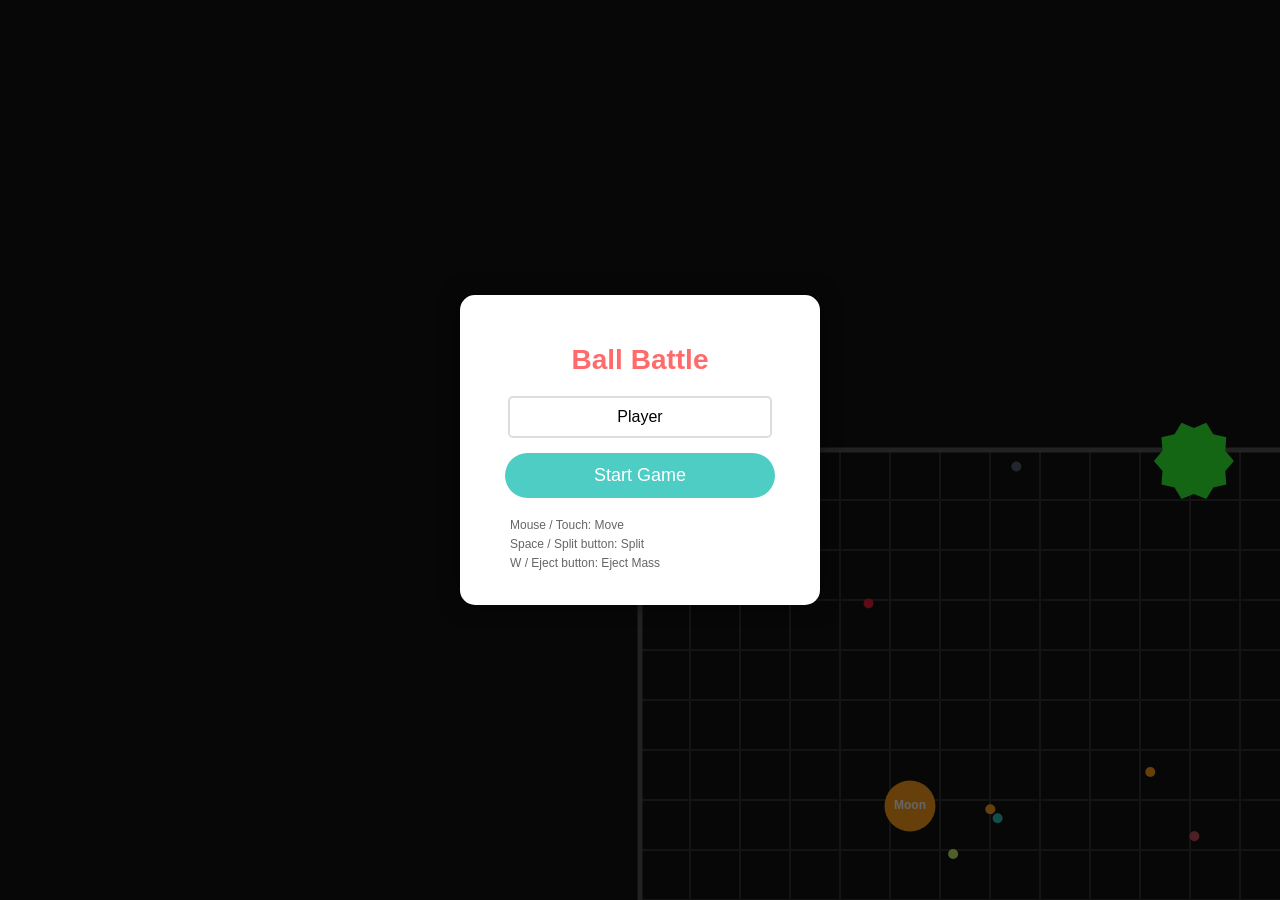
<file: game/qqdzz/index.html>
<!DOCTYPE html>
<html lang="en">
<head>
    <meta charset="UTF-8">
    <meta name="viewport" content="width=device-width, initial-scale=1.0, maximum-scale=1.0, user-scalable=no, viewport-fit=cover">
    <title>Ball Battle - Offline Edition</title>
    <link rel="stylesheet" href="style.css">
</head>
<body>

    <!-- 游戏画布 -->
    <canvas id="gameCanvas"></canvas>

    <!-- 开始菜单 -->
    <div id="startMenu">
        <div class="menu-box">
            <h1>Ball Battle</h1>
            <input type="text" id="nicknameInput" placeholder="Enter your nickname" maxlength="10" value="Player">
            <button id="startBtn">Start Game</button>
            <div class="controls-hint">
                <p>Mouse / Touch: Move</p>
                <p>Space / Split button: Split</p>
                <p>W / Eject button: Eject Mass</p>
            </div>
        </div>
    </div>

    <!-- 游戏UI层 (游戏开始后显示) -->
    <div id="gameUI" style="display: none;">
        <div id="leaderboard">
            <h3>Leaderboard</h3>
            <ul id="leaderboardList">
                <!-- JS动态生成 -->
            </ul>
        </div>
        <div id="scoreBox">
            Mass: <span id="scoreVal">0</span>
        </div>
        <div id="mobileControls">
            <button id="btnSplit" type="button">SPLIT</button>
            <button id="btnEject" type="button">EJECT</button>
        </div>
    </div>

    <script src="main.js"></script>
</body>
</html>
</file>
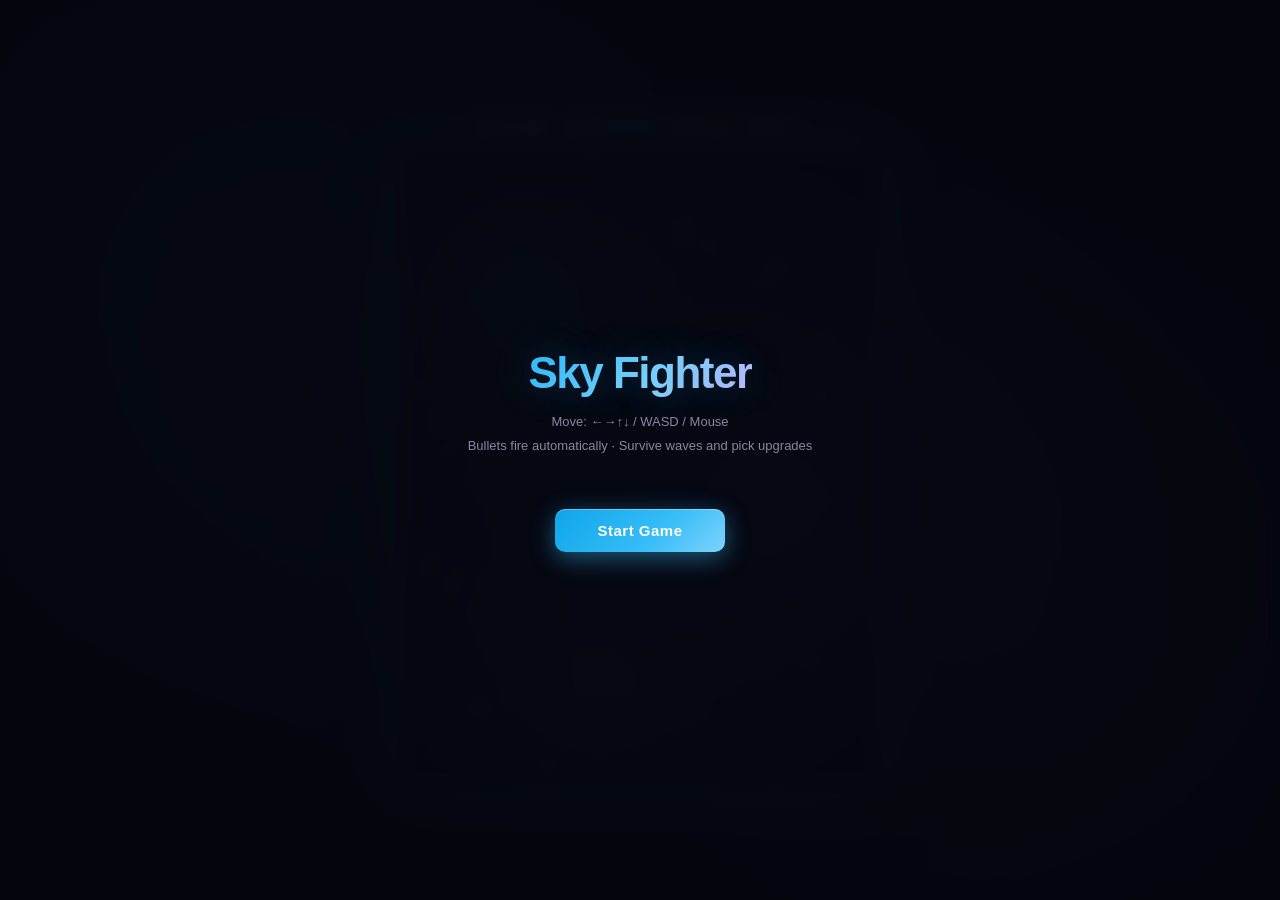
<file: game/sky-strike/index.html>
<!DOCTYPE html>
<html lang="en">
<head>
<meta charset="UTF-8"/>
<meta name="viewport" content="width=device-width, initial-scale=1.0, viewport-fit=cover, user-scalable=no"/>
<title>Sky Fighter</title>
<style>
  * { margin:0; padding:0; box-sizing:border-box; }
  html, body { width:100%; height:100%; }
  body {
    background: radial-gradient(ellipse at center, #0a1530 0%, #05070f 60%, #02030a 100%);
    display: flex;
    flex-direction: column;
    align-items: center;
    justify-content: center;
    font-family: -apple-system, BlinkMacSystemFont, "Segoe UI", sans-serif;
    color: #e8e8f0;
    overflow: hidden;
    touch-action: none;
    padding: 6px;
  }
  body::before {
    content: '';
    position: fixed;
    inset: 0;
    background:
      radial-gradient(circle at 20% 30%, rgba(56,189,248,0.08), transparent 40%),
      radial-gradient(circle at 80% 70%, rgba(168,85,247,0.06), transparent 40%);
    pointer-events: none;
    z-index: 0;
  }
  #wrap {
    position: relative;
    z-index: 1;
    display: flex;
    flex-direction: column;
    align-items: center;
  }
  #hud {
    display: flex;
    gap: 8px 12px;
    margin-bottom: 8px;
    align-items: center;
    background: rgba(15,20,38,0.55);
    border: 1px solid rgba(255,255,255,0.06);
    border-radius: 999px;
    padding: 6px 14px;
    backdrop-filter: blur(8px);
    box-shadow: 0 4px 24px rgba(0,0,0,0.4);
    font-size: 12px;
    font-weight: 600;
    color: #8b8ba8;
    letter-spacing: 0.4px;
    flex-wrap: wrap;
    justify-content: center;
    max-width: 96vw;
  }
  .hud-block {
    display: flex;
    align-items: center;
    gap: 6px;
  }
  .hud-block .lbl { color: #6a6a85; font-size: 10.5px; text-transform: uppercase; letter-spacing: 1.2px; }
  .hud-block .val { color: #f0f0f8; font-weight: 700; font-size: 13.5px; }
  .hud-sep { width: 1px; height: 14px; background: rgba(255,255,255,0.08); }
  #lives .val { color: #38bdf8; letter-spacing: 0; }
  #wave .val { color: #fbbf24; }
  #mods .val { color: #c084fc; font-family: "SF Mono", ui-monospace, monospace; font-size: 11.5px; letter-spacing: 0.8px; }
  canvas {
    display: block;
    border-radius: 14px;
    border: 1px solid rgba(125,211,252,0.12);
    box-shadow:
      0 0 0 1px rgba(255,255,255,0.03),
      0 0 60px rgba(56,189,248,0.18),
      0 24px 60px rgba(0,0,0,0.55);
    cursor: none;
    width: min(480px, calc(100vw - 12px), calc((100vh - 70px) * 480 / 640));
    height: auto;
    aspect-ratio: 480 / 640;
    touch-action: none;
  }
  #overlay {
    position: fixed;
    inset: 0;
    background: rgba(5,7,15,0.88);
    display: flex;
    flex-direction: column;
    align-items: center;
    justify-content: center;
    gap: 14px;
    backdrop-filter: blur(8px);
    padding: 20px;
    z-index: 10;
  }
  #overlay h2 {
    font-size: 44px;
    font-weight: 900;
    letter-spacing: -1.5px;
    background: linear-gradient(135deg, #38bdf8 10%, #7dd3fc 55%, #c4b5fd);
    -webkit-background-clip: text;
    -webkit-text-fill-color: transparent;
    background-clip: text;
    margin: 0;
    text-shadow: 0 0 40px rgba(56,189,248,0.3);
  }
  #overlay p { color: #8888a0; font-size: 13px; text-align: center; line-height: 1.8; }
  #hi-score { font-size: 13px; color: #fbbf24; min-height: 18px; font-weight: 600; }
  #overlay button {
    margin-top: 10px;
    padding: 13px 42px;
    background: linear-gradient(135deg, #0ea5e9, #38bdf8 60%, #7dd3fc);
    color: #fff;
    border: none;
    border-radius: 10px;
    font-size: 15px;
    font-weight: 800;
    letter-spacing: 0.5px;
    cursor: pointer;
    box-shadow: 0 6px 24px rgba(56,189,248,0.45), inset 0 1px 0 rgba(255,255,255,0.3);
    transition: transform 0.15s, box-shadow 0.15s;
  }
  #overlay button:hover {
    transform: translateY(-2px);
    box-shadow: 0 10px 32px rgba(56,189,248,0.6), inset 0 1px 0 rgba(255,255,255,0.4);
  }
  #overlay.hidden { display: none; }
  #title-block { display: flex; flex-direction: column; align-items: center; gap: 12px; }
  #choice { display: none; flex-direction: column; align-items: center; gap: 14px; }
  #choice h2 {
    font-size: 28px;
    background: linear-gradient(135deg, #fbbf24, #fde68a, #f59e0b);
    -webkit-background-clip: text;
    -webkit-text-fill-color: transparent;
    background-clip: text;
    text-shadow: 0 0 30px rgba(251,191,36,0.25);
  }
  #choice .sub { color: #8888a0; font-size: 12px; margin-top: -4px; }
  .cards { display: flex; gap: 14px; flex-wrap: wrap; justify-content: center; max-width: 540px; }
  .card {
    width: 154px;
    padding: 16px 14px;
    background: linear-gradient(180deg, rgba(255,255,255,0.07), rgba(255,255,255,0.02));
    border: 1px solid rgba(255,255,255,0.1);
    border-radius: 12px;
    cursor: pointer;
    transition: transform 0.18s, border-color 0.18s, box-shadow 0.18s;
    text-align: center;
    user-select: none;
    position: relative;
    overflow: hidden;
  }
  .card::before {
    content: '';
    position: absolute;
    inset: 0;
    background: radial-gradient(circle at 50% 0%, currentColor, transparent 60%);
    opacity: 0.08;
    pointer-events: none;
  }
  .card:hover { transform: translateY(-5px); }
  .card .icon {
    font-size: 22px;
    font-weight: 900;
    letter-spacing: 1.5px;
    margin: 4px 0 8px;
    display: block;
    text-shadow: 0 0 16px currentColor;
  }
  .card .name { font-size: 14px; font-weight: 700; margin-bottom: 4px; color: #e8e8f0; }
  .card .desc { font-size: 11px; color: #8888a0; line-height: 1.4; min-height: 32px; }
  .card .level { margin-top: 8px; font-size: 10px; color: #6b7280; letter-spacing: 1px; text-transform: uppercase; }
  .card .rare-tag { font-size: 9px; font-weight: 800; text-transform: uppercase; letter-spacing: 1.4px; }
  .card.common         { color: #94a3b8; border-color: rgba(148,163,184,0.4); }
  .card.common:hover   { box-shadow: 0 10px 32px rgba(148,163,184,0.25); border-color: #94a3b8; }
  .card.rare           { color: #38bdf8; border-color: rgba(56,189,248,0.5); }
  .card.rare:hover     { box-shadow: 0 10px 32px rgba(56,189,248,0.4); border-color: #7dd3fc; }
  .card.epic           { color: #c084fc; border-color: rgba(168,85,247,0.55); }
  .card.epic:hover     { box-shadow: 0 10px 32px rgba(168,85,247,0.5); border-color: #c084fc; }
</style>
</head>
<body>

<div id="wrap">
<div id="hud">
  <div class="hud-block"><span class="lbl">Score</span><span class="val" id="score">0</span></div>
  <div class="hud-sep"></div>
  <div class="hud-block" id="lives"><span class="lbl">Lives</span><span class="val" id="lives-val">✈ ✈ ✈</span></div>
  <div class="hud-sep"></div>
  <div class="hud-block" id="wave"><span class="lbl">Wave</span><span class="val" id="wave-val">1</span></div>
  <div class="hud-sep"></div>
  <div class="hud-block" id="mods"><span class="lbl">Mods</span><span class="val" id="mods-val">—</span></div>
</div>
<canvas id="c"></canvas>
</div>

<div id="overlay">
  <div id="title-block">
    <h2 id="ov-title">Sky Fighter</h2>
    <p id="ov-sub">Move: ←→↑↓ / WASD / Mouse<br>Bullets fire automatically · Survive waves and pick upgrades</p>
    <p id="hi-score"></p>
    <button id="ov-btn">Start Game</button>
  </div>
  <div id="choice">
    <h2 id="choice-title">Choose an Upgrade</h2>
    <p class="sub" id="choice-sub">Pick one mod to power up your fighter</p>
    <div class="cards" id="choice-cards"></div>
  </div>
</div>

<script>
const canvas  = document.getElementById('c');
const ctx     = canvas.getContext('2d');
const overlay = document.getElementById('overlay');
const titleBlock  = document.getElementById('title-block');
const choiceBox   = document.getElementById('choice');
const choiceCards = document.getElementById('choice-cards');
const choiceTitle = document.getElementById('choice-title');
const choiceSub   = document.getElementById('choice-sub');
const ovTitle = document.getElementById('ov-title');
const ovSub   = document.getElementById('ov-sub');
const ovBtn   = document.getElementById('ov-btn');
const scoreEl = document.getElementById('score');
const livesEl = document.getElementById('lives-val');
const waveEl  = document.getElementById('wave-val');
const modsEl  = document.getElementById('mods-val');
const hiEl    = document.getElementById('hi-score');

const CW = 480, CH = 640;
canvas.width = CW; canvas.height = CH;

// ── State ─────────────────────────────────────────────────────
let state = 'idle'; // idle | playing | choosing | dead
let score = 0, lives = 3, wave = 1, hiScore = 0, rafId;

// ── Upgrades ──────────────────────────────────────────────────
const upgrades = {};
const UPGRADE_DEFS = [
  { id:'rapidFire',  name:'Rapid Fire',   icon:'RF',  desc:'+15% fire rate',           rarity:'common', max:6 },
  { id:'damage',     name:'Power Shot',   icon:'PWR', desc:'+1 bullet damage',          rarity:'common', max:5 },
  { id:'speed',      name:'Engine Boost', icon:'SPD', desc:'+12% move speed',           rarity:'common', max:4 },
  { id:'lucky',      name:'Lucky Find',   icon:'LCK', desc:'+12% drop rate',            rarity:'common', max:3 },
  { id:'multishot',  name:'Multi Shot',   icon:'MS',  desc:'+2 angled side bullets',    rarity:'rare',   max:3 },
  { id:'pierce',     name:'Piercing',     icon:'PRC', desc:'Bullets pierce +1 enemy',   rarity:'rare',   max:3 },
  { id:'crit',       name:'Critical',     icon:'CRT', desc:'+15% crit chance (×3 dmg)', rarity:'rare',   max:4 },
  { id:'shieldRegen',name:'Auto Shield',  icon:'SH',  desc:'Shield regenerates over time',rarity:'rare', max:2 },
  { id:'burn',       name:'Incendiary',   icon:'IGN', desc:'Bullets ignite enemies',    rarity:'rare',   max:2 },
  { id:'magnet',     name:'Magnet',       icon:'MAG', desc:'Attract nearby powerups',   rarity:'rare',   max:1 },
  { id:'homing',     name:'Smart Shot',   icon:'TRK', desc:'Bullets curve toward foes', rarity:'epic',   max:1 },
  { id:'lightning',  name:'Chain Bolt',   icon:'CHN', desc:'Hits chain to nearby foes', rarity:'epic',   max:2 },
  { id:'life',       name:'Spare Life',   icon:'L+',  desc:'+1 life',                   rarity:'epic',   max:99 },
];

function resetUpgrades() {
  for (const d of UPGRADE_DEFS) upgrades[d.id] = 0;
}

function updateModsHud() {
  const list = UPGRADE_DEFS
    .filter(d => upgrades[d.id] > 0 && d.id !== 'life')
    .map(d => `${d.icon}${upgrades[d.id] > 1 ? upgrades[d.id] : ''}`);
  modsEl.textContent = list.length ? list.join('  ') : '—';
}

// ── Stars (parallax + twinkle) ────────────────────────────────
const STARS = Array.from({ length: 200 }, () => {
  const layer = Math.random() < 0.5 ? 0 : Math.random() < 0.7 ? 1 : 2;
  const cfg = [
    { rMin:0.2, rMax:0.6,  spdMin:0.18, spdMax:0.45, aMin:0.12, aMax:0.32 },
    { rMin:0.4, rMax:1.0,  spdMin:0.55, spdMax:1.05, aMin:0.28, aMax:0.55 },
    { rMin:0.7, rMax:1.6,  spdMin:1.25, spdMax:2.10, aMin:0.50, aMax:0.95 },
  ][layer];
  const tint = Math.random();
  return {
    x: Math.random() * CW,
    y: Math.random() * CH,
    layer,
    r: cfg.rMin + Math.random() * (cfg.rMax - cfg.rMin),
    speed: cfg.spdMin + Math.random() * (cfg.spdMax - cfg.spdMin),
    baseAlpha: cfg.aMin + Math.random() * (cfg.aMax - cfg.aMin),
    color: tint < 0.7 ? '#ffffff' : tint < 0.88 ? '#bae6fd' : '#fbcfe8',
    twT: Math.random() * Math.PI * 2,
    twSpd: 0.015 + Math.random() * 0.04,
  };
});

// Slow-drifting nebulas for depth
const NEBULAS = [
  { x: CW * 0.25, y: CH * 0.22, r: 220, color: 'rgba(56,189,248,0.10)',  drift: 0.06 },
  { x: CW * 0.78, y: CH * 0.55, r: 240, color: 'rgba(168,85,247,0.08)',  drift: 0.04 },
  { x: CW * 0.40, y: CH * 0.85, r: 200, color: 'rgba(244,114,182,0.06)', drift: 0.05 },
];

// ── Player ────────────────────────────────────────────────────
const player = {
  x: CW / 2, y: CH - 90,
  prevX: CW / 2,
  rollT: 0,         // -1..1, smoothed lateral velocity for tilt
  w: 36, h: 44,
  baseSpd: 5.5,
  bullets: [],
  fireTimer: 0,
  invincible: 0,
  shield: 0,
  shieldRegenTimer: 0,
  trailTimer: 0,
};

// ── Game objects ──────────────────────────────────────────────
let enemies = [], eBullets = [], particles = [], powerups = [], lightningBolts = [], shockwaves = [];
let screenShake = 0, bossWarning = 0;

// ── Input ─────────────────────────────────────────────────────
const keys = {};
let mouseX = CW / 2, mouseY = CH - 90, useMouse = false;

window.addEventListener('keydown', e => { keys[e.key] = true;  useMouse = false; });
window.addEventListener('keyup',   e => { keys[e.key] = false; });
canvas.addEventListener('mousemove', e => {
  const r = canvas.getBoundingClientRect();
  mouseX = (e.clientX - r.left) * (CW / r.width);
  mouseY = (e.clientY - r.top)  * (CH / r.height);
  useMouse = true;
});
function touchUpdate(e) {
  e.preventDefault();
  if (!e.touches || !e.touches[0]) return;
  const r = canvas.getBoundingClientRect();
  mouseX = (e.touches[0].clientX - r.left) * (CW / r.width);
  mouseY = (e.touches[0].clientY - r.top)  * (CH / r.height);
  useMouse = true;
}
canvas.addEventListener('touchstart', touchUpdate, { passive: false });
canvas.addEventListener('touchmove',  touchUpdate, { passive: false });

// ── Stat helpers (depend on upgrades) ─────────────────────────
function fireCooldown() {
  return Math.max(3, Math.round(11 * Math.pow(0.85, upgrades.rapidFire)));
}
function bulletDmg(isCrit) {
  return (1 + upgrades.damage) * (isCrit ? 3 : 1);
}
function moveSpeed() {
  return player.baseSpd * Math.pow(1.12, upgrades.speed);
}

// ── Wave system ───────────────────────────────────────────────
let waveTimer = 0, waveSpawned = 0, waveCfg = null, bossAlive = false;

function waveCfgFor(w) {
  return {
    count:     Math.min(5 + w * 2, 30),
    speed:     1.2 + w * 0.14,
    hp:        2 + Math.floor(w / 2),
    canShoot:  w >= 3,
    shootRate: Math.max(50, 130 - w * 9),
    isBoss:    w % 5 === 0,
  };
}

function spawnWave() {
  waveCfg = waveCfgFor(wave);
  waveTimer = 0; waveSpawned = 0; bossAlive = false;
  if (waveCfg.isBoss) { spawnBoss(); bossAlive = true; bossWarning = 110; }
}

function spawnBoss() {
  enemies.push({
    x: CW / 2, y: -90,
    type: 'boss',
    hp: 100 + wave * 40, maxHp: 100 + wave * 40,
    spd: 1.1, w: 76, h: 62,
    fireTimer: 0, fireCooldown: 32, canShoot: true,
    sineT: 0,
    points: 6000 + wave * 600,
    burn: 0, hitFlash: 0,
  });
}

function spawnEnemy(type) {
  const cfg = waveCfg;
  const x = 36 + Math.random() * (CW - 72);
  let e = {
    x, y: -44, type,
    hp: cfg.hp, maxHp: cfg.hp,
    spd: cfg.speed + (Math.random() - 0.5) * 0.3,
    w: 28, h: 32,
    fireTimer: Math.floor(Math.random() * cfg.shootRate),
    fireCooldown: cfg.shootRate,
    canShoot: cfg.canShoot,
    sineT: Math.random() * Math.PI * 2,
    points: 100 * cfg.hp,
    color: '#f97316',
    burn: 0, hitFlash: 0,
  };
  if (type === 'fast') {
    e.spd *= 1.9;
    e.hp = 2 + Math.floor(wave / 4);
    e.maxHp = e.hp;
    e.color = '#f43f5e'; e.points = 120;
  } else if (type === 'heavy') {
    e.hp = cfg.hp * 4; e.maxHp = e.hp;
    e.w = 42; e.h = 48; e.spd *= 0.55;
    e.color = '#a855f7'; e.points = 450 * cfg.hp;
  }
  enemies.push(e);
}

function pickType() {
  const r = Math.random();
  if (wave <= 2) return 'basic';
  if (wave <= 4) return r < 0.65 ? 'basic' : 'fast';
  return r < 0.5 ? 'basic' : r < 0.78 ? 'fast' : 'heavy';
}

// ── Shoot ─────────────────────────────────────────────────────
function playerShoot() {
  const x = player.x, y = player.y - player.h / 2;
  const mk = (px, py, vx, vy, w, h, color) => {
    player.bullets.push({
      x: px, y: py, vx, vy, w, h, color,
      pierceLeft: upgrades.pierce,
      hits: null,
      homing: upgrades.homing > 0,
      trail: [],
    });
  };
  mk(x, y, 0, -13, 4, 14, '#7dd3fc');
  if (wave >= 4) {
    mk(x - 15, y + 10, 0, -12, 3, 11, '#bae6fd');
    mk(x + 15, y + 10, 0, -12, 3, 11, '#bae6fd');
  }
  if (wave >= 8) {
    mk(x - 28, y + 18, 0, -11, 3, 10, '#e0f2fe');
    mk(x + 28, y + 18, 0, -11, 3, 10, '#e0f2fe');
  }
  for (let i = 0; i < upgrades.multishot; i++) {
    const ang = (i + 1) * 0.18;
    const sp = 12;
    mk(x - 8 - i*6, y + 6 + i*3, -Math.sin(ang) * sp, -Math.cos(ang) * sp, 3, 10, '#a78bfa');
    mk(x + 8 + i*6, y + 6 + i*3,  Math.sin(ang) * sp, -Math.cos(ang) * sp, 3, 10, '#a78bfa');
  }
}

// ── Particles / FX ────────────────────────────────────────────
function boom(x, y, color, n = 12) {
  for (let i = 0; i < n; i++) {
    const a = Math.random() * Math.PI * 2;
    const s = 1.2 + Math.random() * 4;
    particles.push({ x, y, vx: Math.cos(a)*s, vy: Math.sin(a)*s,
      life: 1, decay: 0.022 + Math.random() * 0.02, r: 2 + Math.random()*3, color });
  }
}
function spark(x, y, color, n = 4) {
  for (let i = 0; i < n; i++) {
    const a = Math.random() * Math.PI * 2;
    const s = 1 + Math.random() * 2.5;
    particles.push({ x, y, vx: Math.cos(a)*s, vy: Math.sin(a)*s,
      life: 0.8, decay: 0.06, r: 1.5, color });
  }
}
function shockwave(x, y, color, maxR = 50, life = 1) {
  shockwaves.push({ x, y, r: 4, maxR, color, life });
}
function shake(amount) { if (amount > screenShake) screenShake = amount; }

function tryDropPowerup(x, y) {
  const rate = 0.28 + upgrades.lucky * 0.12;
  if (Math.random() > rate) return;
  powerups.push({ x, y, vy: 1.4, t: Math.random() * Math.PI * 2,
    type: Math.random() < 0.55 ? 'shield' : 'score' });
}

// ── Hit player ────────────────────────────────────────────────
function hitPlayer() {
  if (player.invincible > 0) return;
  if (player.shield > 0) {
    boom(player.x, player.y, '#06d6a0', 12);
    shockwave(player.x, player.y, '#06d6a0', 60);
    shake(4);
    player.shield = 0;
    player.shieldRegenTimer = 0;
    return;
  }
  boom(player.x, player.y, '#f97316', 22);
  shockwave(player.x, player.y, '#f97316', 80);
  shake(10);
  lives--;
  updateHud();
  player.invincible = 130;
  if (lives <= 0) state = 'dead';
}

// ── Chain lightning ───────────────────────────────────────────
function chainLightning(source, count) {
  let from = source;
  const visited = new Set([source]);
  for (let k = 0; k < count; k++) {
    let nearest = null, nd = 130;
    for (const e of enemies) {
      if (visited.has(e)) continue;
      const d = Math.hypot(from.x - e.x, from.y - e.y);
      if (d < nd) { nd = d; nearest = e; }
    }
    if (!nearest) break;
    lightningBolts.push({ x1: from.x, y1: from.y, x2: nearest.x, y2: nearest.y, life: 12 });
    nearest.hp -= 1 + upgrades.damage;
    nearest.hitFlash = 6;
    spark(nearest.x, nearest.y, '#fde047', 6);
    visited.add(nearest);
    from = nearest;
    if (nearest.hp <= 0) {
      const idx = enemies.indexOf(nearest);
      if (idx >= 0) killEnemy(idx, nearest);
    }
  }
}

// ── Update ────────────────────────────────────────────────────
function updateStars() {
  for (const s of STARS) {
    s.y += s.speed;
    s.twT += s.twSpd;
    if (s.y > CH) { s.y = -2; s.x = Math.random() * CW; }
  }
  // Subtle nebula drift
  for (const n of NEBULAS) {
    n.y += n.drift;
    if (n.y > CH + n.r) n.y = -n.r;
  }
}

function updatePlayer() {
  const spd = moveSpeed();
  player.prevX = player.x;
  if (useMouse) {
    player.x += (mouseX - player.x) * 0.16;
    player.y += (mouseY - player.y) * 0.16;
  } else {
    if (keys['ArrowLeft']  || keys['a'] || keys['A']) player.x -= spd;
    if (keys['ArrowRight'] || keys['d'] || keys['D']) player.x += spd;
    if (keys['ArrowUp']    || keys['w'] || keys['W']) player.y -= spd;
    if (keys['ArrowDown']  || keys['s'] || keys['S']) player.y += spd;
  }
  player.x = Math.max(player.w/2, Math.min(CW - player.w/2, player.x));
  player.y = Math.max(player.h/2 + 28, Math.min(CH - player.h/2, player.y));

  // Smoothed roll target based on horizontal velocity
  const vx = player.x - player.prevX;
  const target = Math.max(-1, Math.min(1, vx / 4));
  player.rollT += (target - player.rollT) * 0.22;

  player.fireTimer++;
  if (player.fireTimer >= fireCooldown()) { playerShoot(); player.fireTimer = 0; }

  // Engine trail particles
  player.trailTimer++;
  if (player.trailTimer >= 2 && player.invincible <= 0) {
    player.trailTimer = 0;
    particles.push({
      x: player.x + (Math.random() - 0.5) * 4,
      y: player.y + player.h/2 + 2,
      vx: (Math.random() - 0.5) * 0.3 + vx * 0.2,
      vy: 1.6 + Math.random() * 0.6,
      life: 0.55, decay: 0.05,
      r: 1.4 + Math.random() * 0.8,
      color: '#0ea5e9',
    });
  }

  if (player.invincible > 0) player.invincible--;
  if (player.shield > 0)     player.shield--;

  if (upgrades.shieldRegen > 0 && player.shield <= 0) {
    player.shieldRegenTimer++;
    const interval = Math.round(720 / upgrades.shieldRegen);
    if (player.shieldRegenTimer >= interval) {
      player.shieldRegenTimer = 0;
      player.shield = 320;
      spark(player.x, player.y, '#06d6a0', 10);
      shockwave(player.x, player.y, '#06d6a0', 50, 0.7);
    }
  }
}

function updatePlayerBullets() {
  for (let i = player.bullets.length - 1; i >= 0; i--) {
    const b = player.bullets[i];

    if (b.homing && enemies.length > 0) {
      let nearest = null, nd = Infinity;
      for (const e of enemies) {
        if (e.y < -10) continue;
        const d = Math.hypot(b.x - e.x, b.y - e.y);
        if (d < nd) { nd = d; nearest = e; }
      }
      if (nearest) {
        const dx = nearest.x - b.x, dy = nearest.y - b.y;
        const d = Math.hypot(dx, dy) || 1;
        const sp = Math.hypot(b.vx, b.vy) || 12;
        const tx = dx/d * sp, ty = dy/d * sp;
        const turn = 0.16;
        b.vx = b.vx * (1-turn) + tx * turn;
        b.vy = b.vy * (1-turn) + ty * turn;
      }
    }

    // Trail history (max 4)
    b.trail.push({ x: b.x, y: b.y });
    if (b.trail.length > 4) b.trail.shift();

    b.x += b.vx;
    b.y += b.vy;
    if (b.y < -20 || b.y > CH + 20 || b.x < -20 || b.x > CW + 20) {
      player.bullets.splice(i, 1); continue;
    }

    let removed = false;
    for (let j = enemies.length - 1; j >= 0; j--) {
      const e = enemies[j];
      if (b.hits && b.hits.has(e)) continue;
      if (circRectsOverlap(b.x, b.y, e.x, e.y, Math.max(e.w, e.h) / 2 + 4)) {
        const isCrit = upgrades.crit > 0 && Math.random() < upgrades.crit * 0.15;
        const dmg = bulletDmg(isCrit);
        e.hp -= dmg;
        e.hitFlash = isCrit ? 9 : 5;
        spark(b.x, b.y, isCrit ? '#fbbf24' : '#7dd3fc', isCrit ? 10 : 4);
        if (isCrit) shockwave(e.x, e.y, '#fbbf24', 40, 0.7);
        if (upgrades.burn > 0) {
          e.burn = Math.max(e.burn, 80 + upgrades.burn * 60);
        }
        if (upgrades.lightning > 0 && Math.random() < 0.5) {
          chainLightning(e, upgrades.lightning + 1);
        }
        if (!b.hits) b.hits = new Set();
        b.hits.add(e);
        if (e.hp <= 0) killEnemy(j, e);
        if (b.pierceLeft > 0) {
          b.pierceLeft--;
        } else {
          player.bullets.splice(i, 1);
          removed = true;
        }
        break;
      }
    }
    if (removed) continue;
  }
}

function killEnemy(idx, e) {
  const isBoss = e.type === 'boss';
  boom(e.x, e.y, isBoss ? '#ef4444' : e.color, isBoss ? 40 : 14);
  shockwave(e.x, e.y, isBoss ? '#ef4444' : e.color, isBoss ? 140 : 55, isBoss ? 1.2 : 0.8);
  if (isBoss) shake(14); else shake(2);
  tryDropPowerup(e.x, e.y);
  score += e.points;
  scoreEl.textContent = score;
  enemies.splice(idx, 1);
  if (isBoss) {
    bossAlive = false;
    wave++;
    waveEl.textContent = wave;
    waveCfg = null;
    setTimeout(() => triggerUpgradeChoice('rare'), 700);
  }
}

function updateEnemies() {
  for (let i = enemies.length - 1; i >= 0; i--) {
    const e = enemies[i];
    e.sineT += 0.04;
    if (e.hitFlash > 0) e.hitFlash--;

    if (e.burn > 0) {
      e.burn--;
      if (e.burn % 18 === 0) {
        e.hp -= upgrades.burn || 1;
        spark(e.x, e.y, '#f97316', 2);
        if (e.hp <= 0) { killEnemy(i, e); continue; }
      }
    }

    if (e.type === 'boss') {
      e.x = CW/2 + Math.sin(e.sineT * 0.45) * (CW/2 - e.w/2 - 16);
      if (e.y < 85) e.y += e.spd;
    } else {
      e.y += e.spd;
      e.x += Math.sin(e.sineT) * (e.type === 'fast' ? 2.8 : 1.6);
    }

    if (e.y > CH + 60) { enemies.splice(i, 1); continue; }

    if (e.canShoot) {
      e.fireTimer++;
      if (e.fireTimer >= e.fireCooldown) {
        e.fireTimer = 0;
        if (e.type === 'boss') {
          for (let k = -1; k <= 1; k++) {
            eBullets.push({ x: e.x + k * 22, y: e.y + e.h/2,
              vx: k * 1.6, vy: 4.2, r: 5, color: '#ef4444' });
          }
        } else {
          const dx = player.x - e.x, dy = player.y - e.y;
          const d = Math.hypot(dx, dy) || 1;
          const spd = 3.8;
          eBullets.push({ x: e.x, y: e.y + e.h/2,
            vx: dx/d * spd, vy: dy/d * spd, r: 4, color: '#fb923c' });
        }
      }
    }

    if (player.invincible <= 0) {
      if (circRectsOverlap(player.x, player.y, e.x, e.y, Math.max(e.w,e.h)/2 + 14)) {
        hitPlayer();
        if (e.type !== 'boss') { boom(e.x, e.y, e.color, 10); enemies.splice(i, 1); }
      }
    }
  }
}

function updateEBullets() {
  for (let i = eBullets.length - 1; i >= 0; i--) {
    const b = eBullets[i];
    b.x += b.vx; b.y += b.vy;
    if (b.y > CH + 20 || b.x < -20 || b.x > CW + 20) { eBullets.splice(i, 1); continue; }
    if (player.invincible <= 0) {
      if (Math.hypot(b.x - player.x, b.y - player.y) < b.r + 13) {
        eBullets.splice(i, 1);
        hitPlayer();
      }
    }
  }
}

function updatePowerups() {
  for (let i = powerups.length - 1; i >= 0; i--) {
    const p = powerups[i];
    p.t += 0.08;
    if (upgrades.magnet > 0) {
      const dx = player.x - p.x, dy = player.y - p.y;
      const d = Math.hypot(dx, dy);
      if (d < 140 && d > 0) {
        p.x += dx/d * 4;
        p.y += dy/d * 4;
      }
    }
    p.y += p.vy;
    if (p.y > CH + 20) { powerups.splice(i, 1); continue; }
    if (Math.hypot(p.x - player.x, p.y - player.y) < 22) {
      if (p.type === 'shield') player.shield = 320;
      else { score += 500; scoreEl.textContent = score; }
      const c = p.type === 'shield' ? '#06d6a0' : '#fbbf24';
      boom(p.x, p.y, c, 12);
      shockwave(p.x, p.y, c, 45, 0.7);
      powerups.splice(i, 1);
    }
  }
}

function updateParticles() {
  particles = particles.filter(p => p.life > 0);
  for (const p of particles) {
    p.x += p.vx; p.y += p.vy; p.vy += 0.05; p.life -= p.decay;
  }
}

function updateLightning() {
  for (let i = lightningBolts.length - 1; i >= 0; i--) {
    lightningBolts[i].life--;
    if (lightningBolts[i].life <= 0) lightningBolts.splice(i, 1);
  }
}

function updateShockwaves() {
  for (let i = shockwaves.length - 1; i >= 0; i--) {
    const s = shockwaves[i];
    s.r += (s.maxR - s.r) * 0.18;
    s.life -= 0.06;
    if (s.life <= 0) shockwaves.splice(i, 1);
  }
}

function updateWaveSpawner() {
  if (bossWarning > 0) bossWarning--;
  if (bossAlive || !waveCfg) return;
  waveTimer++;
  if (waveSpawned < waveCfg.count && waveTimer % 20 === 0) {
    spawnEnemy(pickType());
    waveSpawned++;
  }
  if (waveSpawned >= waveCfg.count && enemies.length === 0) {
    wave++; waveEl.textContent = wave;
    waveCfg = null;
    setTimeout(() => triggerUpgradeChoice('common'), 600);
  }
}

function circRectsOverlap(ax, ay, bx, by, threshold) {
  return Math.hypot(ax - bx, ay - by) < threshold;
}

function updateHud() {
  livesEl.textContent = lives > 0 ? '✈ '.repeat(lives).trim() : '—';
}

// ── Draw ──────────────────────────────────────────────────────
function drawBackground() {
  // Base radial vignette
  const g = ctx.createRadialGradient(CW/2, CH/2, 0, CW/2, CH/2, CH * 0.85);
  g.addColorStop(0, '#0a1530');
  g.addColorStop(0.55, '#06091a');
  g.addColorStop(1, '#02030a');
  ctx.fillStyle = g;
  ctx.fillRect(0, 0, CW, CH);

  // Soft drifting nebulas
  ctx.save();
  ctx.globalCompositeOperation = 'lighter';
  for (const n of NEBULAS) {
    const ng = ctx.createRadialGradient(n.x, n.y, 0, n.x, n.y, n.r);
    ng.addColorStop(0, n.color);
    ng.addColorStop(1, 'transparent');
    ctx.fillStyle = ng;
    ctx.fillRect(0, 0, CW, CH);
  }
  ctx.restore();
}

function drawStars() {
  for (const s of STARS) {
    const tw = 0.7 + 0.3 * Math.sin(s.twT);
    const a = s.baseAlpha * tw;
    ctx.save();
    ctx.globalAlpha = a;
    ctx.fillStyle = s.color;
    if (s.layer >= 1) {
      ctx.shadowColor = s.color;
      ctx.shadowBlur = s.layer === 2 ? 6 : 3;
    }
    ctx.beginPath();
    ctx.arc(s.x, s.y, s.r, 0, Math.PI * 2);
    ctx.fill();
    ctx.restore();
  }
}

function drawPlayer() {
  const { x, y, w, h, invincible, shield } = player;
  if (invincible > 0 && Math.floor(invincible / 4) % 2 === 0) return;

  ctx.save();
  ctx.translate(x, y);

  // Subtle shadow under ship
  ctx.save();
  ctx.globalAlpha = 0.35;
  ctx.fillStyle = '#000';
  ctx.beginPath();
  ctx.ellipse(0, h/2 + 4, w/2, 6, 0, 0, Math.PI * 2);
  ctx.fill();
  ctx.restore();

  // Twin engine flames (flicker)
  for (const dx of [-9, 9]) {
    const flameH = 12 + Math.random() * 9;
    const fg = ctx.createLinearGradient(0, h/2 - 2, 0, h/2 + flameH);
    fg.addColorStop(0, 'rgba(254,240,138,0.95)');
    fg.addColorStop(0.4, 'rgba(249,115,22,0.85)');
    fg.addColorStop(1, 'rgba(249,115,22,0)');
    ctx.fillStyle = fg;
    ctx.beginPath();
    ctx.ellipse(dx, h/2 + flameH/2 - 2, 4, flameH/2, 0, 0, Math.PI * 2);
    ctx.fill();
  }

  // Apply roll (skew + slight rotate) for direction tilt
  ctx.transform(1, 0, -player.rollT * 0.22, 1, 0, 0);
  ctx.rotate(player.rollT * 0.06);

  // Body glow
  ctx.shadowColor = '#38bdf8';
  ctx.shadowBlur = 22;

  // Main body
  const bodyG = ctx.createLinearGradient(0, -h/2, 0, h/2);
  bodyG.addColorStop(0, '#bae6fd');
  bodyG.addColorStop(0.4, '#38bdf8');
  bodyG.addColorStop(1, '#075985');
  ctx.fillStyle = bodyG;
  ctx.beginPath();
  ctx.moveTo(0, -h/2);
  ctx.lineTo(w/2, h/4);
  ctx.lineTo(w/3, h/2);
  ctx.lineTo(-w/3, h/2);
  ctx.lineTo(-w/2, h/4);
  ctx.closePath();
  ctx.fill();

  // Wings
  ctx.shadowBlur = 8;
  const wingG = ctx.createLinearGradient(-w, 0, w, 0);
  wingG.addColorStop(0, '#0ea5e9');
  wingG.addColorStop(0.5, '#22d3ee');
  wingG.addColorStop(1, '#0ea5e9');
  ctx.fillStyle = wingG;
  ctx.beginPath();
  ctx.moveTo(-w/2, h/4);
  ctx.lineTo(-w * 0.95, h/2 + 5);
  ctx.lineTo(-w * 0.7, h/2 + 5);
  ctx.lineTo(-w/5, h/8);
  ctx.closePath();
  ctx.fill();
  ctx.beginPath();
  ctx.moveTo(w/2, h/4);
  ctx.lineTo(w * 0.95, h/2 + 5);
  ctx.lineTo(w * 0.7, h/2 + 5);
  ctx.lineTo(w/5, h/8);
  ctx.closePath();
  ctx.fill();

  // Hull highlight stripe
  ctx.shadowBlur = 0;
  ctx.fillStyle = 'rgba(255,255,255,0.35)';
  ctx.beginPath();
  ctx.moveTo(0, -h/2 + 4);
  ctx.lineTo(w/8, h/4);
  ctx.lineTo(-w/8, h/4);
  ctx.closePath();
  ctx.fill();

  // Cockpit
  const cockG = ctx.createRadialGradient(0, -h/9, 1, 0, -h/9, w/6);
  cockG.addColorStop(0, 'rgba(255,255,255,0.95)');
  cockG.addColorStop(0.6, 'rgba(125,211,252,0.6)');
  cockG.addColorStop(1, 'rgba(2,132,199,0.2)');
  ctx.fillStyle = cockG;
  ctx.beginPath();
  ctx.ellipse(0, -h/9, w/8, h/5.5, 0, 0, Math.PI * 2);
  ctx.fill();

  // Wing tip lights
  ctx.fillStyle = '#fde047';
  ctx.shadowColor = '#fde047';
  ctx.shadowBlur = 8;
  ctx.beginPath(); ctx.arc(-w * 0.85, h/2 + 3, 1.6, 0, Math.PI * 2); ctx.fill();
  ctx.beginPath(); ctx.arc( w * 0.85, h/2 + 3, 1.6, 0, Math.PI * 2); ctx.fill();

  // Shield ring
  if (shield > 0) {
    const pulse = 0.4 + 0.3 * Math.sin(Date.now() / 160);
    ctx.shadowColor = '#06d6a0';
    ctx.shadowBlur = 22;
    ctx.strokeStyle = `rgba(6,214,160,${pulse})`;
    ctx.lineWidth = 2.5;
    ctx.beginPath();
    ctx.arc(0, 0, w * 0.85, 0, Math.PI * 2);
    ctx.stroke();
    // Inner highlight
    ctx.strokeStyle = `rgba(167,243,208,${pulse * 0.6})`;
    ctx.lineWidth = 1;
    ctx.beginPath();
    ctx.arc(0, 0, w * 0.7, 0, Math.PI * 2);
    ctx.stroke();
  }

  ctx.restore();
}

function drawEnemy(e) {
  ctx.save();
  ctx.translate(e.x, e.y);

  if (e.type === 'boss') {
    ctx.shadowColor = '#ef4444';
    ctx.shadowBlur = 22;
    const g = ctx.createLinearGradient(0, -e.h/2, 0, e.h/2);
    g.addColorStop(0, '#fca5a5');
    g.addColorStop(0.45, '#ef4444');
    g.addColorStop(1, '#7f1d1d');
    ctx.fillStyle = g;
    ctx.beginPath();
    ctx.moveTo(0, e.h/2);
    ctx.lineTo(e.w/2, -e.h/6);
    ctx.lineTo(e.w * 0.75, -e.h/2);
    ctx.lineTo(0, -e.h/3.5);
    ctx.lineTo(-e.w * 0.75, -e.h/2);
    ctx.lineTo(-e.w/2, -e.h/6);
    ctx.closePath();
    ctx.fill();

    // Boss core
    ctx.shadowBlur = 16;
    ctx.fillStyle = '#fee2e2';
    ctx.beginPath();
    ctx.arc(0, -e.h/8, 6, 0, Math.PI * 2);
    ctx.fill();

    // Highlight stripe
    ctx.shadowBlur = 0;
    ctx.fillStyle = 'rgba(255,255,255,0.18)';
    ctx.beginPath();
    ctx.moveTo(0, e.h/2);
    ctx.lineTo(e.w/4, -e.h/6);
    ctx.lineTo(-e.w/4, -e.h/6);
    ctx.closePath();
    ctx.fill();

    // HP bar
    const barW = 100;
    ctx.fillStyle = 'rgba(0,0,0,0.55)';
    ctx.beginPath(); ctx.roundRect(-barW/2 - 1, -e.h/2 - 16, barW + 2, 7, 4); ctx.fill();
    ctx.fillStyle = '#1e1e2e';
    ctx.beginPath(); ctx.roundRect(-barW/2, -e.h/2 - 15, barW, 5, 3); ctx.fill();
    const hpFrac = Math.max(0, e.hp / e.maxHp);
    const hpG = ctx.createLinearGradient(-barW/2, 0, -barW/2 + barW * hpFrac, 0);
    hpG.addColorStop(0, '#fca5a5');
    hpG.addColorStop(1, '#ef4444');
    ctx.fillStyle = hpG;
    ctx.beginPath(); ctx.roundRect(-barW/2, -e.h/2 - 15, barW * hpFrac, 5, 3); ctx.fill();
    ctx.fillStyle = 'rgba(254,202,202,0.85)';
    ctx.font = 'bold 9px sans-serif';
    ctx.textAlign = 'center';
    ctx.fillText('BOSS', 0, -e.h/2 - 22);
  } else {
    ctx.rotate(Math.PI);
    ctx.shadowColor = e.color;
    ctx.shadowBlur = 14;
    const g = ctx.createLinearGradient(0, -e.h/2, 0, e.h/2);
    g.addColorStop(0, e.color);
    g.addColorStop(1, e.type === 'heavy' ? '#581c87' : e.type === 'fast' ? '#881337' : '#7c2d12');
    ctx.fillStyle = g;
    ctx.beginPath();
    ctx.moveTo(0, -e.h/2);
    ctx.lineTo(e.w/2, e.h/3);
    ctx.lineTo(e.w/3, e.h/2);
    ctx.lineTo(-e.w/3, e.h/2);
    ctx.lineTo(-e.w/2, e.h/3);
    ctx.closePath();
    ctx.fill();
    // Wings
    ctx.fillStyle = e.type === 'heavy' ? '#7c3aed' : e.type === 'fast' ? '#e11d48' : '#b91c1c';
    ctx.beginPath();
    ctx.moveTo(-e.w/2, e.h/3);
    ctx.lineTo(-e.w * 0.92, e.h/2 + 4);
    ctx.lineTo(-e.w * 0.7, e.h/2 + 3);
    ctx.lineTo(-e.w/4, e.h/7);
    ctx.closePath(); ctx.fill();
    ctx.beginPath();
    ctx.moveTo(e.w/2, e.h/3);
    ctx.lineTo(e.w * 0.92, e.h/2 + 4);
    ctx.lineTo(e.w * 0.7, e.h/2 + 3);
    ctx.lineTo(e.w/4, e.h/7);
    ctx.closePath(); ctx.fill();
    // Cockpit dot
    ctx.shadowBlur = 6;
    ctx.fillStyle = 'rgba(255,255,255,0.55)';
    ctx.beginPath();
    ctx.ellipse(0, -e.h/8, e.w/9, e.h/7, 0, 0, Math.PI * 2);
    ctx.fill();

    // Small HP bar for heavy
    if (e.type === 'heavy' && e.hp < e.maxHp) {
      ctx.shadowBlur = 0;
      const bw = 28;
      ctx.fillStyle = 'rgba(0,0,0,0.5)';
      ctx.fillRect(-bw/2, e.h/2 + 6, bw, 3);
      ctx.fillStyle = '#a855f7';
      ctx.fillRect(-bw/2, e.h/2 + 6, bw * (e.hp / e.maxHp), 3);
    }
  }

  ctx.restore();

  // Hit flash overlay
  if (e.hitFlash > 0) {
    ctx.save();
    ctx.globalAlpha = Math.min(1, e.hitFlash / 6) * 0.85;
    ctx.globalCompositeOperation = 'lighter';
    ctx.fillStyle = '#ffffff';
    ctx.beginPath();
    ctx.arc(e.x, e.y, Math.max(e.w, e.h) / 2 + 2, 0, Math.PI * 2);
    ctx.fill();
    ctx.restore();
  }

  // Burning embers
  if (e.burn > 0 && e.type !== 'boss') {
    ctx.save();
    ctx.globalAlpha = 0.55 + 0.4 * Math.sin(Date.now() / 80);
    ctx.shadowColor = '#f97316';
    ctx.shadowBlur = 14;
    ctx.fillStyle = '#fb923c';
    ctx.beginPath();
    ctx.arc(e.x + (Math.random() - 0.5) * 6, e.y - e.h/3 + (Math.random() - 0.5) * 4, 2.5, 0, Math.PI * 2);
    ctx.fill();
    ctx.restore();
  }
}

function drawBullet(b) {
  const ang = Math.atan2(b.vy, b.vx) + Math.PI/2;

  // Tail trail
  ctx.save();
  ctx.shadowColor = b.color;
  ctx.shadowBlur = 8;
  for (let i = 0; i < b.trail.length; i++) {
    const t = b.trail[i];
    const a = (i + 1) / b.trail.length * 0.5;
    ctx.globalAlpha = a;
    ctx.fillStyle = b.color;
    ctx.beginPath();
    ctx.arc(t.x, t.y, b.w * 0.6 * (i + 1) / b.trail.length, 0, Math.PI * 2);
    ctx.fill();
  }
  ctx.restore();

  // Main bullet body
  ctx.save();
  ctx.shadowColor = b.color;
  ctx.shadowBlur = 14;
  ctx.translate(b.x, b.y);
  ctx.rotate(ang);
  // Outer glow
  const og = ctx.createLinearGradient(0, -b.h/2, 0, b.h/2);
  og.addColorStop(0, '#ffffff');
  og.addColorStop(0.5, b.color);
  og.addColorStop(1, b.color);
  ctx.fillStyle = og;
  ctx.beginPath();
  ctx.roundRect(-b.w/2, -b.h/2, b.w, b.h, b.w/2);
  ctx.fill();
  // Inner core
  ctx.shadowBlur = 0;
  ctx.fillStyle = 'rgba(255,255,255,0.85)';
  ctx.beginPath();
  ctx.roundRect(-b.w/4, -b.h/2 + 1, b.w/2, b.h - 2, b.w/4);
  ctx.fill();
  ctx.restore();
}

function drawEBullet(b) {
  ctx.save();
  ctx.shadowColor = b.color; ctx.shadowBlur = 14;
  // Outer
  ctx.fillStyle = b.color;
  ctx.beginPath();
  ctx.arc(b.x, b.y, b.r, 0, Math.PI * 2);
  ctx.fill();
  // Hot core
  ctx.shadowBlur = 0;
  ctx.fillStyle = '#fff5e6';
  ctx.beginPath();
  ctx.arc(b.x, b.y, b.r * 0.5, 0, Math.PI * 2);
  ctx.fill();
  ctx.restore();
}

function drawPowerup(p) {
  const isShield = p.type === 'shield';
  const color = isShield ? '#06d6a0' : '#fbbf24';
  const lightColor = isShield ? '#a7f3d0' : '#fef3c7';
  const float = Math.sin(p.t * 1.6) * 2;
  const rot = p.t * 0.6;

  ctx.save();
  ctx.translate(p.x, p.y + float);

  // Outer halo
  ctx.shadowColor = color;
  ctx.shadowBlur = 20;
  ctx.globalAlpha = 0.35 + 0.2 * Math.sin(p.t * 3);
  ctx.fillStyle = color;
  ctx.beginPath();
  ctx.arc(0, 0, 16, 0, Math.PI * 2);
  ctx.fill();
  ctx.globalAlpha = 1;

  // Hexagon shell
  ctx.rotate(rot);
  ctx.lineWidth = 2;
  ctx.strokeStyle = color;
  ctx.shadowBlur = 12;
  ctx.beginPath();
  for (let i = 0; i < 6; i++) {
    const a = i / 6 * Math.PI * 2 - Math.PI / 2;
    const x = Math.cos(a) * 11, y = Math.sin(a) * 11;
    if (i === 0) ctx.moveTo(x, y); else ctx.lineTo(x, y);
  }
  ctx.closePath();
  ctx.stroke();

  // Inner fill
  const ig = ctx.createRadialGradient(0, 0, 1, 0, 0, 11);
  ig.addColorStop(0, lightColor);
  ig.addColorStop(1, color);
  ctx.shadowBlur = 0;
  ctx.globalAlpha = 0.3;
  ctx.fillStyle = ig;
  ctx.beginPath();
  for (let i = 0; i < 6; i++) {
    const a = i / 6 * Math.PI * 2 - Math.PI / 2;
    const x = Math.cos(a) * 11, y = Math.sin(a) * 11;
    if (i === 0) ctx.moveTo(x, y); else ctx.lineTo(x, y);
  }
  ctx.closePath();
  ctx.fill();
  ctx.globalAlpha = 1;

  // Inner glyph (counter-rotate so it stays upright)
  ctx.rotate(-rot);
  ctx.fillStyle = '#ffffff';
  ctx.shadowColor = color;
  ctx.shadowBlur = 8;
  if (isShield) {
    ctx.beginPath();
    ctx.moveTo(0, -6);
    ctx.lineTo(4.5, -3);
    ctx.lineTo(4.5, 2);
    ctx.lineTo(0, 6);
    ctx.lineTo(-4.5, 2);
    ctx.lineTo(-4.5, -3);
    ctx.closePath();
    ctx.fill();
  } else {
    ctx.fillRect(-1.5, -5.5, 3, 11);
    ctx.fillRect(-5.5, -1.5, 11, 3);
  }

  ctx.restore();
}

function drawLightning() {
  for (const lb of lightningBolts) {
    const a = Math.max(0, lb.life / 12);
    ctx.save();
    ctx.globalAlpha = a;
    ctx.shadowColor = '#fde047';
    ctx.shadowBlur = 16;
    // Outer glow stroke
    ctx.strokeStyle = 'rgba(253,224,71,0.45)';
    ctx.lineWidth = 5;
    ctx.beginPath();
    ctx.moveTo(lb.x1, lb.y1);
    ctx.lineTo(lb.x2, lb.y2);
    ctx.stroke();
    // Jagged core
    ctx.strokeStyle = '#fefce8';
    ctx.lineWidth = 1.8;
    ctx.beginPath();
    const segs = 6;
    ctx.moveTo(lb.x1, lb.y1);
    for (let i = 1; i < segs; i++) {
      const t = i / segs;
      const nx = lb.x1 + (lb.x2 - lb.x1) * t + (Math.random() - 0.5) * 16;
      const ny = lb.y1 + (lb.y2 - lb.y1) * t + (Math.random() - 0.5) * 16;
      ctx.lineTo(nx, ny);
    }
    ctx.lineTo(lb.x2, lb.y2);
    ctx.stroke();
    ctx.restore();
  }
}

function drawShockwaves() {
  for (const s of shockwaves) {
    ctx.save();
    ctx.globalAlpha = Math.max(0, s.life);
    ctx.shadowColor = s.color;
    ctx.shadowBlur = 14;
    ctx.strokeStyle = s.color;
    ctx.lineWidth = 2.5;
    ctx.beginPath();
    ctx.arc(s.x, s.y, s.r, 0, Math.PI * 2);
    ctx.stroke();
    // Inner faded ring
    ctx.globalAlpha = Math.max(0, s.life * 0.4);
    ctx.lineWidth = 1;
    ctx.beginPath();
    ctx.arc(s.x, s.y, s.r * 0.78, 0, Math.PI * 2);
    ctx.stroke();
    ctx.restore();
  }
}

function drawParticles() {
  for (const p of particles) {
    ctx.save();
    ctx.globalAlpha = Math.max(0, p.life);
    ctx.shadowColor = p.color; ctx.shadowBlur = 6;
    ctx.fillStyle = p.color;
    ctx.beginPath();
    ctx.arc(p.x, p.y, p.r, 0, Math.PI * 2);
    ctx.fill();
    ctx.restore();
  }
}

function drawWaveProgress() {
  if (!waveCfg) return;
  const barX = 14, barY = 10, barW = CW - 28, barH = 4;
  ctx.save();
  ctx.fillStyle = 'rgba(255,255,255,0.06)';
  ctx.beginPath(); ctx.roundRect(barX, barY, barW, barH, 2); ctx.fill();

  let prog;
  let isBossBar = false;
  const boss = enemies.find(e => e.type === 'boss');
  if (boss) {
    prog = 1 - boss.hp / boss.maxHp;
    isBossBar = true;
  } else {
    const killed = waveSpawned - enemies.length;
    prog = waveCfg.count > 0 ? killed / waveCfg.count : 0;
  }
  prog = Math.max(0, Math.min(1, prog));

  const colA = isBossBar ? '#ef4444' : '#38bdf8';
  const colB = isBossBar ? '#fca5a5' : '#7dd3fc';
  const g = ctx.createLinearGradient(barX, 0, barX + barW, 0);
  g.addColorStop(0, colA);
  g.addColorStop(1, colB);
  ctx.shadowColor = colA;
  ctx.shadowBlur = 8;
  ctx.fillStyle = g;
  ctx.beginPath(); ctx.roundRect(barX, barY, barW * prog, barH, 2); ctx.fill();
  ctx.restore();
}

function drawBossWarning() {
  if (bossWarning <= 0) return;
  const a = (Math.sin(bossWarning * 0.4) * 0.5 + 0.5) * Math.min(1, bossWarning / 30);
  ctx.save();
  ctx.globalAlpha = a;
  // Side bands
  const bandG = ctx.createLinearGradient(0, 0, 0, CH);
  bandG.addColorStop(0, 'rgba(239,68,68,0.45)');
  bandG.addColorStop(0.5, 'rgba(239,68,68,0)');
  bandG.addColorStop(1, 'rgba(239,68,68,0.45)');
  ctx.fillStyle = bandG;
  ctx.fillRect(0, 0, 14, CH);
  ctx.fillRect(CW - 14, 0, 14, CH);

  // Warning text
  ctx.shadowColor = '#ef4444';
  ctx.shadowBlur = 18;
  ctx.fillStyle = '#fee2e2';
  ctx.font = '900 22px -apple-system, BlinkMacSystemFont, sans-serif';
  ctx.textAlign = 'center';
  ctx.fillText('!! BOSS APPROACHING !!', CW / 2, CH / 2 - 80);
  ctx.font = '600 11px sans-serif';
  ctx.shadowBlur = 0;
  ctx.fillStyle = 'rgba(254,226,226,0.7)';
  ctx.fillText(`WAVE ${wave}`, CW / 2, CH / 2 - 60);
  ctx.restore();
}

// ── Main loop ─────────────────────────────────────────────────
function render() {
  ctx.save();
  if (screenShake > 0.3) {
    const dx = (Math.random() - 0.5) * screenShake;
    const dy = (Math.random() - 0.5) * screenShake;
    ctx.translate(dx, dy);
    screenShake *= 0.86;
  } else {
    screenShake = 0;
  }

  drawBackground();
  drawStars();
  for (const p of powerups)       drawPowerup(p);
  drawShockwaves();
  for (const b of player.bullets) drawBullet(b);
  for (const b of eBullets)       drawEBullet(b);
  for (const e of enemies)        drawEnemy(e);
  drawLightning();
  drawParticles();
  if (state === 'playing' || state === 'choosing') drawPlayer();

  ctx.restore();

  // UI elements drawn unshaken
  drawWaveProgress();
  drawBossWarning();
}

function update() {
  if (state !== 'playing') return;
  updatePlayer();
  updatePlayerBullets();
  updateEnemies();
  updateEBullets();
  updatePowerups();
  updateLightning();
  updateShockwaves();
  updateParticles();
  updateWaveSpawner();
}

const STEP_MS = 1000 / 60;
const MAX_STEPS_PER_FRAME = 5;
let lastTime = 0, accumulator = 0;

function loop(now) {
  now = now || performance.now();
  let dt = now - lastTime;
  lastTime = now;
  if (dt > 250) dt = STEP_MS;
  accumulator += dt;
  let steps = 0;
  while (accumulator >= STEP_MS && steps < MAX_STEPS_PER_FRAME) {
    updateStars();
    update();
    accumulator -= STEP_MS;
    steps++;
    if (state === 'dead' || state === 'choosing') { accumulator = 0; break; }
  }
  if (accumulator > STEP_MS * MAX_STEPS_PER_FRAME) accumulator = 0;
  render();
  if (state === 'dead') {
    if (score > hiScore) hiScore = score;
    titleBlock.style.display = '';
    choiceBox.style.display = 'none';
    ovTitle.textContent = 'Game Over';
    ovSub.innerHTML  = `Score: ${score.toLocaleString()}<br>Reached Wave ${wave}`;
    hiEl.textContent = hiScore > 0 ? `Best: ${hiScore.toLocaleString()}` : '';
    ovBtn.textContent = 'Play Again';
    overlay.classList.remove('hidden');
    return;
  }
  if (state === 'choosing') return;
  rafId = requestAnimationFrame(loop);
}

function restartLoopClock() {
  lastTime = performance.now();
  accumulator = 0;
}

// ── Upgrade choice ────────────────────────────────────────────
function triggerUpgradeChoice(rarityFloor) {
  const pool = UPGRADE_DEFS.filter(d => upgrades[d.id] < d.max);
  if (pool.length === 0) {
    setTimeout(spawnWave, 400);
    return;
  }
  const weights = rarityFloor === 'rare'
    ? { common: 0,  rare: 60, epic: 40 }
    : { common: 60, rare: 30, epic: 10 };

  const picks = [];
  const remaining = pool.slice();
  for (let n = 0; n < 3 && remaining.length; n++) {
    let total = 0;
    for (const d of remaining) total += weights[d.rarity];
    let chosenIdx;
    if (total === 0) {
      chosenIdx = Math.floor(Math.random() * remaining.length);
    } else {
      let r = Math.random() * total;
      chosenIdx = 0;
      for (let i = 0; i < remaining.length; i++) {
        r -= weights[remaining[i].rarity];
        if (r <= 0) { chosenIdx = i; break; }
      }
    }
    picks.push(remaining.splice(chosenIdx, 1)[0]);
  }

  state = 'choosing';
  showChoiceUI(picks, rarityFloor === 'rare');
}

function showChoiceUI(picks, fromBoss) {
  titleBlock.style.display = 'none';
  choiceBox.style.display = 'flex';
  choiceTitle.textContent = fromBoss ? 'Boss Reward!' : `Wave ${wave - 1} Cleared`;
  choiceSub.textContent   = fromBoss ? 'Pick a powerful upgrade' : 'Choose one mod to power up your fighter';
  choiceCards.innerHTML = '';
  picks.forEach(def => {
    const cur = upgrades[def.id];
    const card = document.createElement('div');
    card.className = `card ${def.rarity}`;
    const lvlText = def.id === 'life'
      ? 'instant'
      : (cur === 0 ? 'new' : `lv ${cur} → ${cur + 1}`);
    card.innerHTML = `
      <div class="rare-tag">${def.rarity}</div>
      <span class="icon">${def.icon}</span>
      <div class="name">${def.name}</div>
      <div class="desc">${def.desc}</div>
      <div class="level">${lvlText}</div>
    `;
    card.addEventListener('click', () => applyUpgrade(def));
    choiceCards.appendChild(card);
  });
  overlay.classList.remove('hidden');
}

function applyUpgrade(def) {
  if (def.id === 'life') {
    lives = Math.min(lives + 1, 8);
    updateHud();
  } else {
    upgrades[def.id]++;
  }
  updateModsHud();
  overlay.classList.add('hidden');
  choiceBox.style.display = 'none';
  titleBlock.style.display = '';
  state = 'playing';
  if (waveCfg === null) setTimeout(spawnWave, 400);
  if (rafId) cancelAnimationFrame(rafId);
  restartLoopClock();
  loop();
}

function startGame() {
  resetUpgrades();
  score = 0; lives = 3; wave = 1;
  player.x = CW/2; player.y = CH - 90;
  player.prevX = player.x;
  player.rollT = 0;
  player.bullets = []; player.fireTimer = 0;
  player.invincible = 0; player.shield = 0; player.shieldRegenTimer = 0;
  player.trailTimer = 0;
  enemies = []; eBullets = []; particles = []; powerups = [];
  lightningBolts = []; shockwaves = [];
  screenShake = 0; bossWarning = 0;
  scoreEl.textContent = '0';
  waveEl.textContent  = '1';
  updateHud();
  updateModsHud();
  spawnWave();
  overlay.classList.add('hidden');
  choiceBox.style.display = 'none';
  titleBlock.style.display = '';
  state = 'playing';
  if (rafId) cancelAnimationFrame(rafId);
  restartLoopClock();
  loop();
}

ovBtn.addEventListener('click', startGame);

// ── Idle attract loop (animate background on title screen) ────
function idleLoop() {
  if (state !== 'idle') return;
  updateStars();
  drawBackground();
  drawStars();
  requestAnimationFrame(idleLoop);
}

// Initial frame
resetUpgrades();
drawBackground();
drawStars();
idleLoop();
</script>
</body>
</html>
</file>
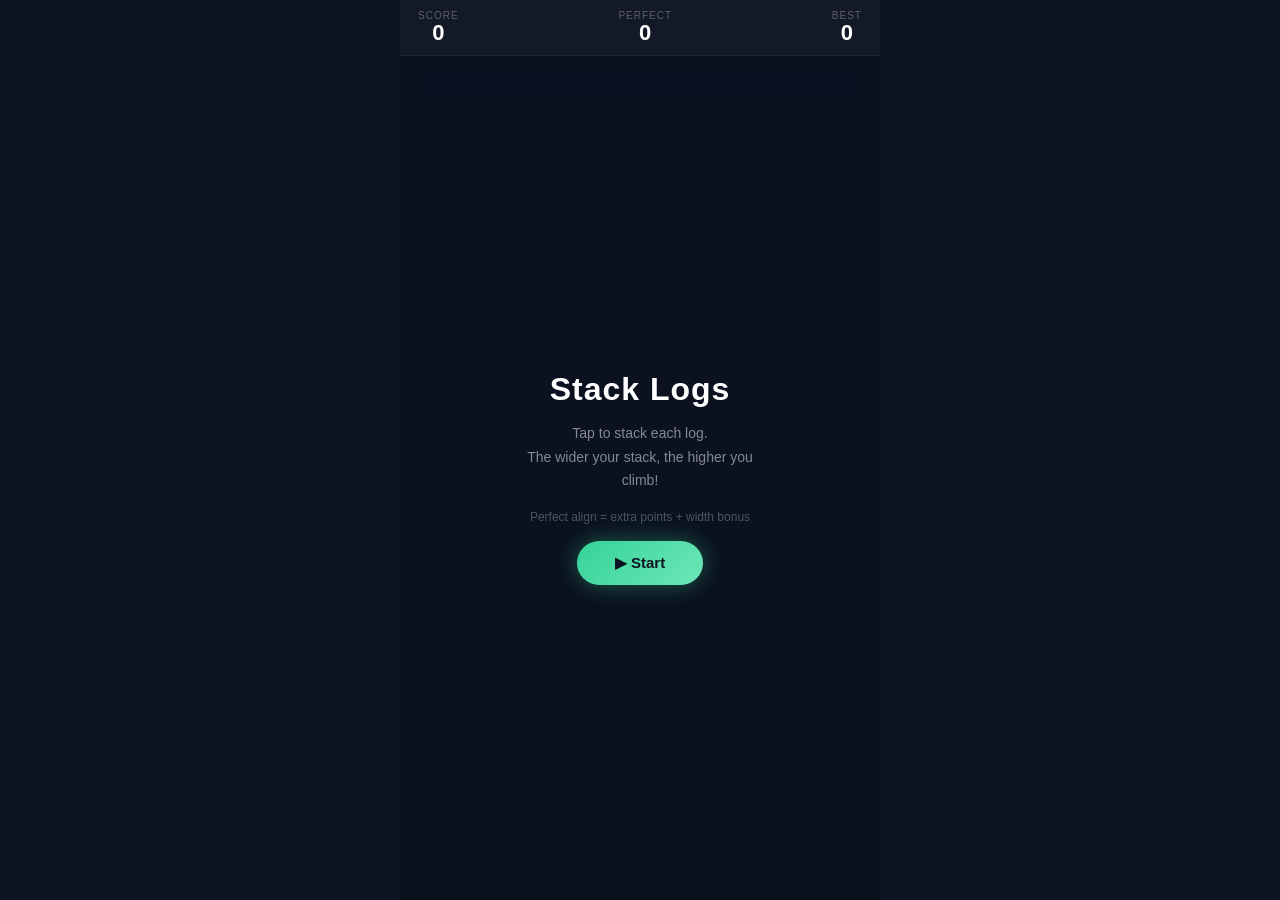
<file: game/stack-tower/index.html>
<!DOCTYPE html>
<html lang="en">
<head>
  <meta charset="UTF-8" />
  <meta name="viewport" content="width=device-width, initial-scale=1.0, user-scalable=no" />
  <title>Stack Logs</title>
  <style>
    * { margin: 0; padding: 0; box-sizing: border-box; }

    body {
      background: #0c1220;
      display: flex;
      flex-direction: column;
      align-items: center;
      height: 100vh;
      overflow: hidden;
      font-family: 'Segoe UI', sans-serif;
      user-select: none;
      touch-action: none;
    }

    #hud {
      display: flex;
      align-items: center;
      justify-content: space-between;
      width: 100%;
      max-width: 480px;
      padding: 10px 18px;
      background: rgba(255,255,255,0.03);
      border-bottom: 1px solid rgba(255,255,255,0.06);
      flex-shrink: 0;
      z-index: 2;
    }
    .hud-block { text-align: center; }
    .hud-label { font-size: 10px; letter-spacing: 1px; text-transform: uppercase; color: rgba(255,255,255,0.3); }
    .hud-value { font-size: 22px; font-weight: 700; color: #fff; line-height: 1.1; }

    #game-area {
      position: relative;
      width: 100%;
      max-width: 480px;
      flex: 1;
      overflow: hidden;
      cursor: pointer;
    }

    canvas { display: block; width: 100%; height: 100%; }

    /* ── screens ── */
    .screen {
      position: absolute; inset: 0;
      display: flex; flex-direction: column;
      align-items: center; justify-content: center;
      gap: 14px;
      background: rgba(12,18,32,0.88);
      backdrop-filter: blur(8px);
      z-index: 10;
    }
    .screen.hidden { display: none; }

    .screen h2 {
      font-size: 32px; font-weight: 800;
      color: #fff; letter-spacing: 1px;
    }
    .screen p {
      font-size: 14px; color: rgba(255,255,255,0.5);
      text-align: center; max-width: 260px; line-height: 1.7;
    }
    .big-score {
      font-size: 56px; font-weight: 900; line-height: 1;
      background: linear-gradient(135deg, #34d399, #a7f3d0);
      -webkit-background-clip: text; -webkit-text-fill-color: transparent;
    }
    .btn-play {
      padding: 13px 38px; border: none; border-radius: 50px;
      font-size: 15px; font-weight: 700; cursor: pointer;
      background: linear-gradient(135deg, #34d399, #6ee7b7);
      color: #0c1220;
      box-shadow: 0 0 22px rgba(52,211,153,0.4);
      transition: transform 0.12s, box-shadow 0.12s;
    }
    .btn-play:hover { transform: scale(1.05); box-shadow: 0 0 30px rgba(52,211,153,0.6); }
    .btn-play:active { transform: scale(0.97); }

    /* perfect flash overlay */
    #perfect-flash {
      position: absolute; inset: 0; z-index: 8;
      background: rgba(52,211,153,0.18);
      opacity: 0; pointer-events: none;
      transition: opacity 0.15s;
    }
  </style>
</head>
<body>

<div id="hud">
  <div class="hud-block">
    <div class="hud-label">Score</div>
    <div class="hud-value" id="score-val">0</div>
  </div>
  <div class="hud-block">
    <div class="hud-label">Perfect</div>
    <div class="hud-value" id="perfect-val">0</div>
  </div>
  <div class="hud-block">
    <div class="hud-label">Best</div>
    <div class="hud-value" id="best-val">0</div>
  </div>
</div>

<div id="game-area">
  <canvas id="canvas"></canvas>
  <div id="perfect-flash"></div>

  <!-- Start -->
  <div class="screen" id="screen-start">
    <h2>Stack Logs</h2>
    <p>Tap to stack each log.<br>The wider your stack, the higher you climb!</p>
    <p style="font-size:12px;color:rgba(255,255,255,0.28)">Perfect align = extra points + width bonus</p>
    <button class="btn-play" id="btn-start">▶ Start</button>
  </div>

  <!-- Over -->
  <div class="screen hidden" id="screen-over">
    <h2>Game Over</h2>
    <div class="big-score" id="final-score">0</div>
    <p id="over-msg"></p>
    <button class="btn-play" id="btn-restart">↺ Play Again</button>
  </div>
</div>

<script>
(() => {
  const canvas    = document.getElementById('canvas');
  const ctx       = canvas.getContext('2d');
  const area      = document.getElementById('game-area');
  const scoreEl   = document.getElementById('score-val');
  const perfectEl = document.getElementById('perfect-val');
  const bestEl    = document.getElementById('best-val');
  const finalEl   = document.getElementById('final-score');
  const overMsg   = document.getElementById('over-msg');
  const scrStart  = document.getElementById('screen-start');
  const scrOver   = document.getElementById('screen-over');
  const flash     = document.getElementById('perfect-flash');

  let W, H, running = false, raf;

  /* ── config ──────────────────────────── */
  const BLOCK_H     = 28;       // block height px (logical)
  const BASE_W      = 220;      // starting block width
  const MIN_W       = 18;       // game over below this
  const PERFECT_TOL = 6;        // px tolerance for perfect
  const SPEED_BASE  = 3.2;
  const SPEED_MAX   = 9.0;
  const VIEW_SLACK  = 6;        // extra blocks shown below camera

  /* ── palette (cycles) ─────────────────── */
  const PALETTES = [
    { top: '#4ade80', side: '#16a34a', shadow: '#14532d' },
    { top: '#34d399', side: '#059669', shadow: '#064e3b' },
    { top: '#6ee7b7', side: '#10b981', shadow: '#065f46' },
    { top: '#a7f3d0', side: '#34d399', shadow: '#059669' },
    { top: '#86efac', side: '#22c55e', shadow: '#15803d' },
  ];

  /* ── state ───────────────────────────── */
  let stack = [];          // [{x, w, y (logical index from 0)}]
  let moving = null;       // {x, w, dir, speed, palette}
  let cameraY = 0;         // smooth camera (px offset from bottom of canvas)
  let targetCameraY = 0;
  let score, best, perfects;
  let particles = [];
  let floatTexts = [];
  let frameCount;

  /* ── resize ──────────────────────────── */
  function resize() {
    W = canvas.width  = area.clientWidth;
    H = canvas.height = area.clientHeight;
  }

  /* ── coordinate helpers ──────────────── */
  // Logical block index → canvas Y (top of block), accounting for camera
  function blockTop(idx) {
    return H - (idx + 1) * BLOCK_H - cameraY;
  }

  /* ── spawn moving block ──────────────── */
  function spawnMoving() {
    const top    = stack[stack.length - 1];
    const w      = top.w;
    const pal    = PALETTES[stack.length % PALETTES.length];
    const speed  = Math.min(SPEED_MAX, SPEED_BASE + stack.length * 0.12);
    // start off-screen left or right alternately
    const dir    = stack.length % 2 === 0 ? 1 : -1;
    const startX = dir === 1 ? -w : W + w;
    moving = { x: startX, w, dir, speed, palette: pal };
  }

  /* ── place block ─────────────────────── */
  function placeBlock() {
    if (!moving || !running) return;

    const top = stack[stack.length - 1];
    const overlapLeft  = Math.max(moving.x, top.x);
    const overlapRight = Math.min(moving.x + moving.w, top.x + top.w);
    const overlap      = overlapRight - overlapLeft;

    if (overlap <= 0) {
      // Missed completely
      triggerGameOver();
      return;
    }

    const isPerfect = Math.abs(overlap - top.w) < PERFECT_TOL && overlap >= top.w - PERFECT_TOL;
    let newW = overlap;
    let newX = overlapLeft;

    if (isPerfect) {
      // Snap to perfect + restore width (up to original BASE_W)
      newW = Math.min(top.w + 4, BASE_W);
      newX = top.x + (top.w - newW) / 2;
      perfects++;
      perfectEl.textContent = perfects;
      triggerPerfectFlash();
      spawnFloatText(newX + newW / 2, blockTop(stack.length) - 20, '+PERFECT!', '#a7f3d0');
      score += 3;
    } else {
      // Spawn cut-off chunk
      const cutW = moving.w - overlap;
      const cutX = (overlapLeft === moving.x) ? moving.x + moving.w - cutW : moving.x;
      spawnCutChunk(cutX, cutW, stack.length, moving.palette);
      score += 1;
    }

    scoreEl.textContent = score;
    if (score > best) { best = score; bestEl.textContent = best; localStorage.setItem('stackBest', best); }

    stack.push({ x: newX, w: newW, palette: moving.palette });

    // Camera follows
    const newTop = blockTop(stack.length - 1);
    if (newTop < H * 0.45) {
      targetCameraY = cameraY + H * 0.45 - newTop;
    }

    if (newW < MIN_W) {
      triggerGameOver();
      return;
    }

    moving = null;
    spawnMoving();
  }

  /* ── cut chunk particles ──────────────── */
  function spawnCutChunk(cx, cw, idx, pal) {
    const cy = blockTop(idx);
    const n  = Math.max(4, Math.floor(cw / 6));
    for (let i = 0; i < n; i++) {
      const px = cx + Math.random() * cw;
      const py = cy + Math.random() * BLOCK_H;
      particles.push({
        x: px, y: py,
        vx: (Math.random() - 0.5) * 3,
        vy: -(1 + Math.random() * 3),
        r: 3 + Math.random() * 4,
        color: pal.top,
        life: 1,
        gravity: 0.18,
      });
    }
  }

  function spawnFloatText(x, y, text, color) {
    floatTexts.push({ x, y, text, color, alpha: 1, vy: -1.2 });
  }

  /* ── perfect flash ────────────────────── */
  function triggerPerfectFlash() {
    flash.style.opacity = '1';
    setTimeout(() => { flash.style.opacity = '0'; }, 120);
  }

  /* ── game over ────────────────────────── */
  function triggerGameOver() {
    running = false;
    cancelAnimationFrame(raf);
    // small delay so player sees the miss
    setTimeout(() => {
      finalEl.textContent = score;
      overMsg.textContent = score >= best
        ? '🏆 New best score!'
        : `Best: ${best} — stack higher!`;
      scrOver.classList.remove('hidden');
    }, 600);
  }

  /* ── update ──────────────────────────── */
  function update() {
    frameCount++;

    // Smooth camera
    cameraY += (targetCameraY - cameraY) * 0.1;

    // Move sliding block
    if (moving) {
      moving.x += moving.dir * moving.speed;
      // Bounce off edges with block width
      if (moving.dir === 1 && moving.x + moving.w > W + moving.w * 0.6) {
        moving.dir = -1;
      } else if (moving.dir === -1 && moving.x < -moving.w * 0.6) {
        moving.dir = 1;
      }
    }

    // Particles
    for (let i = particles.length - 1; i >= 0; i--) {
      const p = particles[i];
      p.x += p.vx; p.y += p.vy;
      p.vy += p.gravity;
      p.life -= 0.025;
      if (p.life <= 0 || p.y > H + 20) particles.splice(i, 1);
    }

    // Float texts
    for (let i = floatTexts.length - 1; i >= 0; i--) {
      const ft = floatTexts[i];
      ft.y += ft.vy; ft.alpha -= 0.02;
      if (ft.alpha <= 0) floatTexts.splice(i, 1);
    }
  }

  /* ── draw ────────────────────────────── */
  function drawBlock(x, w, topY, pal, accent) {
    if (w <= 0) return;
    const bh = BLOCK_H;
    const depth = 7; // 3-D side depth px

    // Shadow under block
    ctx.fillStyle = 'rgba(0,0,0,0.25)';
    ctx.fillRect(x + depth, topY + bh, w, 4);

    // Top face
    ctx.fillStyle = accent || pal.top;
    ctx.fillRect(x, topY, w, bh);

    // Right side face (3-D depth)
    ctx.fillStyle = pal.side;
    ctx.beginPath();
    ctx.moveTo(x + w,        topY);
    ctx.lineTo(x + w + depth, topY - depth);
    ctx.lineTo(x + w + depth, topY + bh - depth);
    ctx.lineTo(x + w,        topY + bh);
    ctx.closePath();
    ctx.fill();

    // Top face bevel (3-D)
    ctx.fillStyle = pal.top;
    ctx.beginPath();
    ctx.moveTo(x,          topY);
    ctx.lineTo(x + depth,  topY - depth);
    ctx.lineTo(x + w + depth, topY - depth);
    ctx.lineTo(x + w,      topY);
    ctx.closePath();
    ctx.fill();

    // Shine stripe
    ctx.fillStyle = 'rgba(255,255,255,0.14)';
    ctx.fillRect(x + 4, topY + 5, w - 8, 4);
    // Wood grain lines
    ctx.strokeStyle = 'rgba(0,0,0,0.08)';
    ctx.lineWidth = 1;
    for (let g = 14; g < w - 4; g += 18) {
      ctx.beginPath();
      ctx.moveTo(x + g, topY + 2);
      ctx.lineTo(x + g, topY + bh - 2);
      ctx.stroke();
    }
  }

  function draw() {
    ctx.clearRect(0, 0, W, H);

    // Background gradient
    const bg = ctx.createLinearGradient(0, 0, 0, H);
    bg.addColorStop(0, '#0c1220');
    bg.addColorStop(1, '#0f1e12');
    ctx.fillStyle = bg;
    ctx.fillRect(0, 0, W, H);

    // Stars
    ctx.fillStyle = 'rgba(255,255,255,0.06)';
    for (let s = 0; s < 40; s++) {
      const sx = (s * 137 + 11) % W;
      const sy = (s * 71  + 23) % (H * 0.7);
      ctx.beginPath(); ctx.arc(sx, sy, 1, 0, Math.PI*2); ctx.fill();
    }

    // Draw stacked blocks (bottom to top)
    const firstVisible = Math.max(0, stack.length - Math.ceil(H / BLOCK_H) - VIEW_SLACK);
    for (let i = firstVisible; i < stack.length; i++) {
      const b   = stack[i];
      const top = blockTop(i);
      if (top > H + BLOCK_H) continue;
      // Height progress tint: lower = darker
      const progress = i / Math.max(1, stack.length - 1);
      const pal = b.palette;
      // Darken lower blocks
      drawBlock(b.x, b.w, top, pal, i === 0 ? '#1a3320' : null);
    }

    // Moving block
    if (moving) {
      const top = blockTop(stack.length);
      drawBlock(moving.x, moving.w, top, moving.palette);

      // Shadow on top of stack
      const topBlock = stack[stack.length - 1];
      const overlapL = Math.max(moving.x, topBlock.x);
      const overlapR = Math.min(moving.x + moving.w, topBlock.x + topBlock.w);
      if (overlapR > overlapL) {
        ctx.fillStyle = 'rgba(0,0,0,0.18)';
        ctx.fillRect(overlapL, blockTop(stack.length - 1), overlapR - overlapL, BLOCK_H);
      }
    }

    // Particles
    particles.forEach(p => {
      ctx.save();
      ctx.globalAlpha = Math.max(0, p.life);
      ctx.fillStyle   = p.color;
      ctx.beginPath();
      ctx.arc(p.x, p.y, p.r, 0, Math.PI*2);
      ctx.fill();
      ctx.restore();
    });

    // Float texts
    floatTexts.forEach(ft => {
      ctx.save();
      ctx.globalAlpha = Math.max(0, ft.alpha);
      ctx.fillStyle   = ft.color;
      ctx.shadowColor = ft.color;
      ctx.shadowBlur  = 10;
      ctx.font        = 'bold 15px Segoe UI';
      ctx.textAlign   = 'center';
      ctx.fillText(ft.text, ft.x, ft.y);
      ctx.restore();
    });

    // Height indicator – thin line at moving block level
    if (moving && running) {
      const ty = blockTop(stack.length);
      ctx.strokeStyle = 'rgba(52,211,153,0.15)';
      ctx.lineWidth   = 1;
      ctx.setLineDash([4, 8]);
      ctx.beginPath();
      ctx.moveTo(0, ty); ctx.lineTo(W, ty);
      ctx.stroke();
      ctx.setLineDash([]);
    }
  }

  /* ── game loop ────────────────────────── */
  function loop() {
    if (!running) return;
    update();
    draw();
    raf = requestAnimationFrame(loop);
  }

  /* ── start ───────────────────────────── */
  function startGame() {
    particles = []; floatTexts = [];
    score = 0; perfects = 0; frameCount = 0;
    cameraY = 0; targetCameraY = 0;
    scoreEl.textContent   = '0';
    perfectEl.textContent = '0';

    // Ground block
    const gx = (W - BASE_W) / 2;
    stack = [{ x: gx, w: BASE_W, palette: PALETTES[0] }];

    scrStart.classList.add('hidden');
    scrOver.classList.add('hidden');
    running = true;
    cancelAnimationFrame(raf);
    spawnMoving();
    loop();
  }

  /* ── input ───────────────────────────── */
  area.addEventListener('click',      placeBlock);
  area.addEventListener('touchstart', e => { e.preventDefault(); placeBlock(); }, { passive: false });
  document.addEventListener('keydown', e => {
    if (e.code === 'Space' || e.code === 'ArrowDown') { e.preventDefault(); placeBlock(); }
  });

  document.getElementById('btn-start').addEventListener('click',   e => { e.stopPropagation(); startGame(); });
  document.getElementById('btn-restart').addEventListener('click', e => { e.stopPropagation(); startGame(); });

  /* ── init ────────────────────────────── */
  best = parseInt(localStorage.getItem('stackBest') || '0');
  bestEl.textContent = best;

  window.addEventListener('resize', () => { resize(); });
  resize();

  // idle bg
  (function idle() {
    if (running) return;
    ctx.clearRect(0, 0, W, H);
    const bg = ctx.createLinearGradient(0, 0, 0, H);
    bg.addColorStop(0, '#0c1220');
    bg.addColorStop(1, '#0f1e12');
    ctx.fillStyle = bg; ctx.fillRect(0, 0, W, H);
    requestAnimationFrame(idle);
  })();
})();
</script>
</body>
</html>
</file>
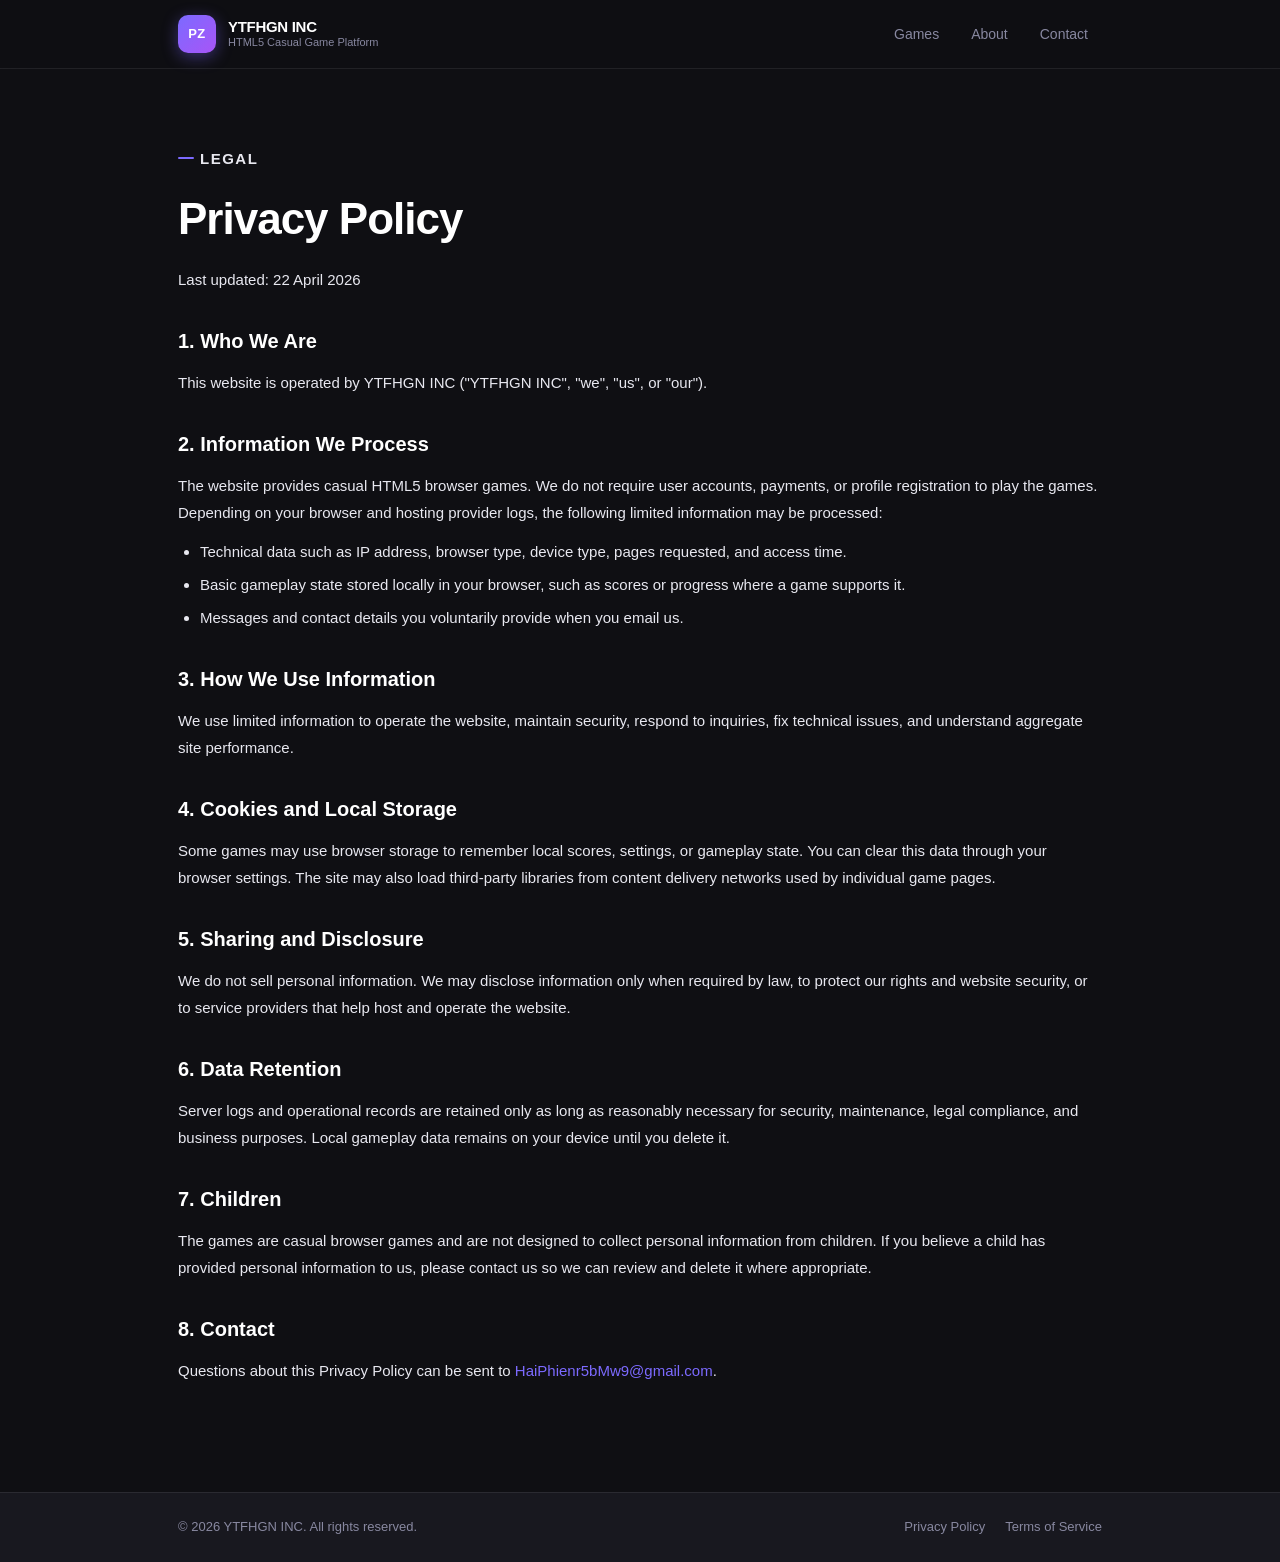
<file: privacy.html>
<!DOCTYPE html>
<html lang="en">
<head>
  <meta charset="UTF-8" />
  <meta name="viewport" content="width=device-width, initial-scale=1.0" />
  <title>Privacy Policy | PlayZone</title>
  <link rel="stylesheet" href="style.css" />
  <script src="userData.js"></script>
  <style>
    .legal-section { padding: 72px 0 96px; }
    .legal-section h1 {
      font-size: clamp(28px, 4vw, 44px);
      font-weight: 900;
      letter-spacing: -1px;
      color: var(--white);
      margin-bottom: 12px;
    }
    .legal-meta {
      color: var(--muted);
      font-size: 13px;
      margin-bottom: 36px;
    }
    .legal-section h2 {
      font-size: 20px;
      font-weight: 800;
      color: var(--white);
      margin: 32px 0 12px;
    }
    .legal-section p {
      color: var(--text);
      font-size: 15px;
      line-height: 1.8;
      margin-bottom: 12px;
    }
    .legal-section ul {
      padding-left: 22px;
      margin-bottom: 12px;
    }
    .legal-section ul li {
      color: var(--text);
      font-size: 15px;
      line-height: 1.8;
      margin-bottom: 6px;
    }
    .legal-section a { color: var(--accent); }
  </style>
</head>
<body>

  <!-- Header -->
  <header class="site-header">
    <div class="header-inner">
      <a href="index.html" class="logo">
        <span class="logo-mark">PZ</span>
        <span class="logo-text">
          <strong class="ud-company">PlayZone</strong>
          <small>HTML5 Casual Game Platform</small>
        </span>
      </a>
      <nav class="main-nav">
        <a href="index.html#games">Games</a>
        <a href="index.html#about">About</a>
        <a href="index.html#contact">Contact</a>
      </nav>
    </div>
  </header>

  <main>
    <section class="legal-section">
      <div class="container">
        <p class="section-label">Legal</p>
        <h1>Privacy Policy</h1>
        <p class="legal-meta">Last updated: 22 April 2026</p>

        <h2>1. Who We Are</h2>
        <p>
          This website is operated by <span class="ud-company">PlayZone</span>
          ("<span class="ud-company">PlayZone</span>", "we", "us", or "our").
        </p>

        <h2>2. Information We Process</h2>
        <p>
          The website provides casual HTML5 browser games. We do not require
          user accounts, payments, or profile registration to play the games.
          Depending on your browser and hosting provider logs, the following
          limited information may be processed:
        </p>
        <ul>
          <li>Technical data such as IP address, browser type, device type, pages requested, and access time.</li>
          <li>Basic gameplay state stored locally in your browser, such as scores or progress where a game supports it.</li>
          <li>Messages and contact details you voluntarily provide when you email us.</li>
        </ul>

        <h2>3. How We Use Information</h2>
        <p>
          We use limited information to operate the website, maintain security,
          respond to inquiries, fix technical issues, and understand aggregate
          site performance.
        </p>

        <h2>4. Cookies and Local Storage</h2>
        <p>
          Some games may use browser storage to remember local scores, settings,
          or gameplay state. You can clear this data through your browser
          settings. The site may also load third-party libraries from content
          delivery networks used by individual game pages.
        </p>

        <h2>5. Sharing and Disclosure</h2>
        <p>
          We do not sell personal information. We may disclose information only
          when required by law, to protect our rights and website security, or
          to service providers that help host and operate the website.
        </p>

        <h2>6. Data Retention</h2>
        <p>
          Server logs and operational records are retained only as long as
          reasonably necessary for security, maintenance, legal compliance, and
          business purposes. Local gameplay data remains on your device until
          you delete it.
        </p>

        <h2>7. Children</h2>
        <p>
          The games are casual browser games and are not designed to collect
          personal information from children. If you believe a child has
          provided personal information to us, please contact us so we can
          review and delete it where appropriate.
        </p>

        <h2>8. Contact</h2>
        <p>
          Questions about this Privacy Policy can be sent to
          <a href="#" class="ud-email-link"><span class="ud-email">hello@playzone.example</span></a>.
        </p>
      </div>
    </section>
  </main>

  <footer class="site-footer">
    <div class="container footer-inner">
      <span>© 2026 <span class="ud-company">PlayZone</span>. All rights reserved.</span>
      <nav>
        <a href="privacy.html">Privacy Policy</a>
        <a href="terms.html">Terms of Service</a>
      </nav>
    </div>
  </footer>

  <script src="main.js"></script>
</body>
</html>
</file>
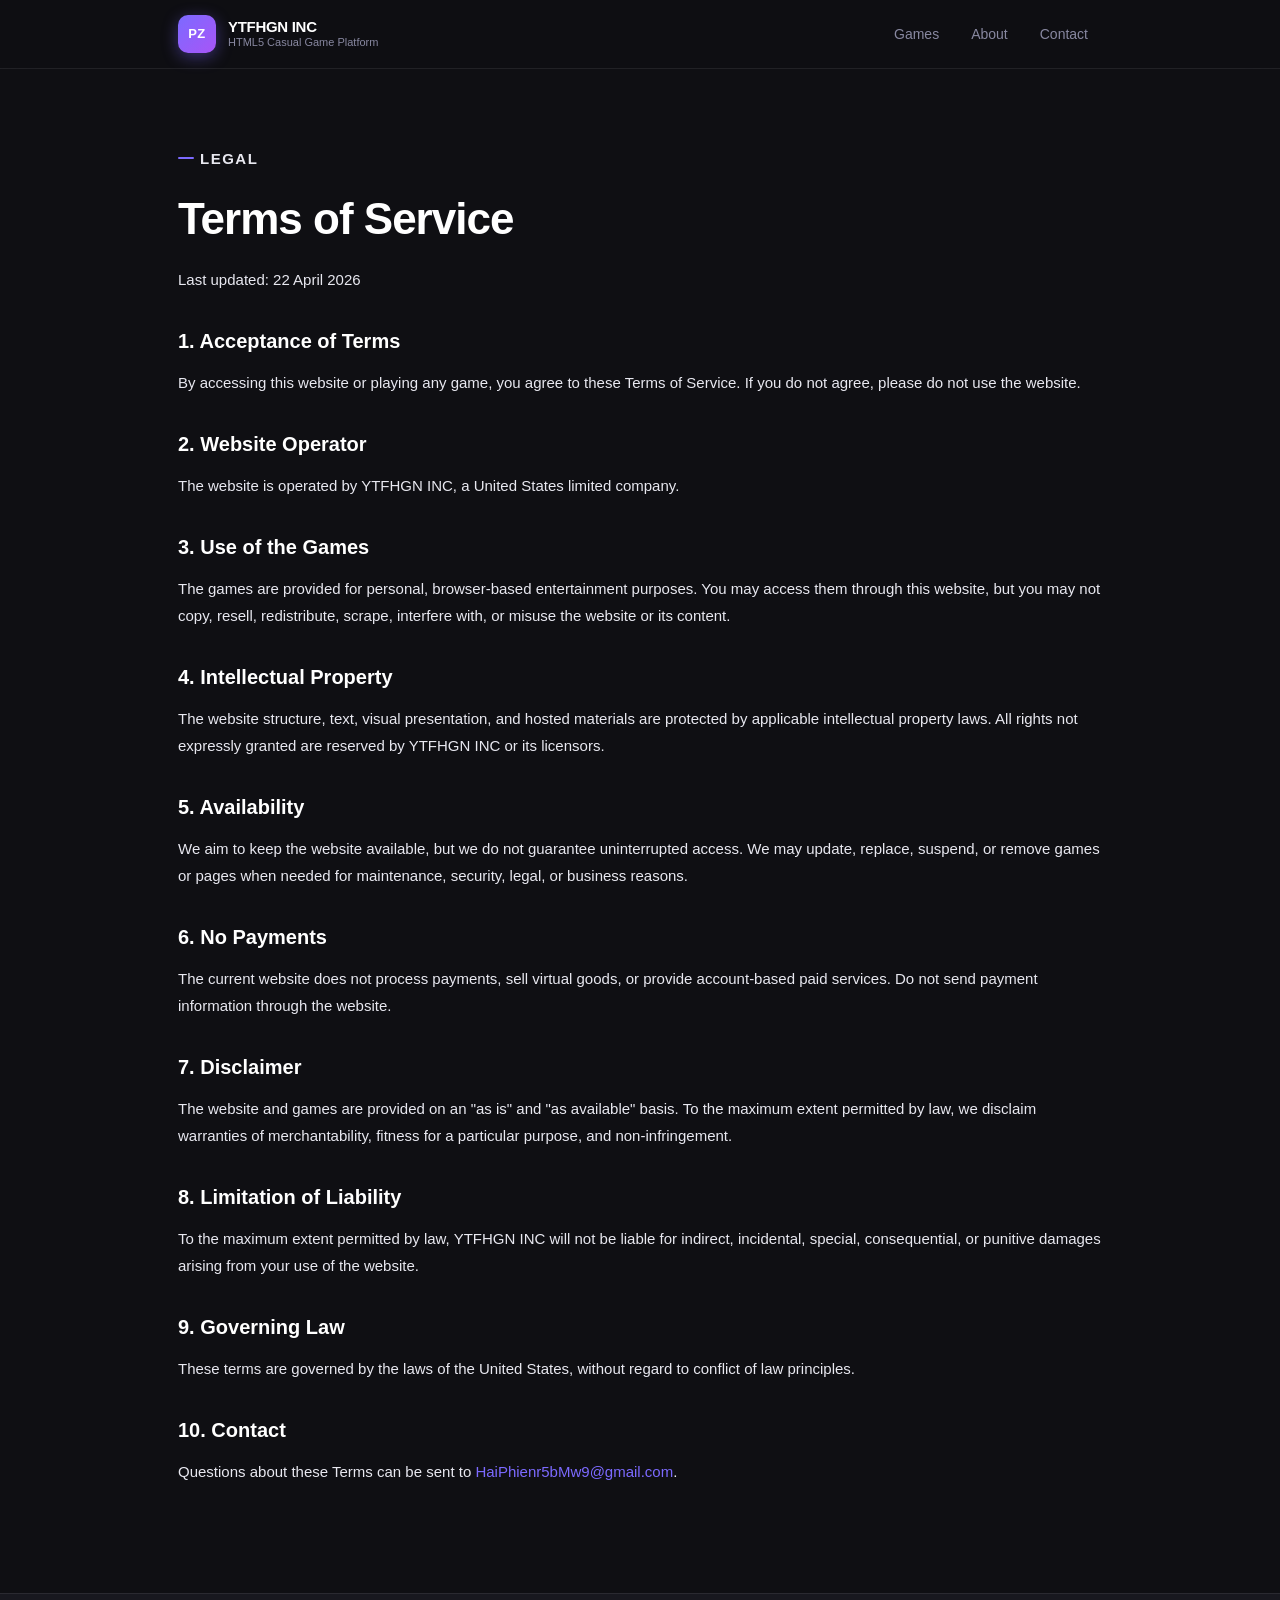
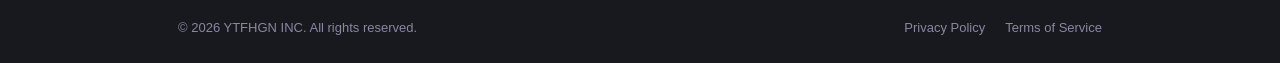
<file: terms.html>
<!DOCTYPE html>
<html lang="en">
<head>
  <meta charset="UTF-8" />
  <meta name="viewport" content="width=device-width, initial-scale=1.0" />
  <title>Terms of Service | PlayZone</title>
  <link rel="stylesheet" href="style.css" />
  <script src="userData.js"></script>
  <style>
    .legal-section { padding: 72px 0 96px; }
    .legal-section h1 {
      font-size: clamp(28px, 4vw, 44px);
      font-weight: 900;
      letter-spacing: -1px;
      color: var(--white);
      margin-bottom: 12px;
    }
    .legal-meta {
      color: var(--muted);
      font-size: 13px;
      margin-bottom: 36px;
    }
    .legal-section h2 {
      font-size: 20px;
      font-weight: 800;
      color: var(--white);
      margin: 32px 0 12px;
    }
    .legal-section p {
      color: var(--text);
      font-size: 15px;
      line-height: 1.8;
      margin-bottom: 12px;
    }
    .legal-section ul {
      padding-left: 22px;
      margin-bottom: 12px;
    }
    .legal-section ul li {
      color: var(--text);
      font-size: 15px;
      line-height: 1.8;
      margin-bottom: 6px;
    }
    .legal-section a { color: var(--accent); }
  </style>
</head>
<body>

  <!-- Header -->
  <header class="site-header">
    <div class="header-inner">
      <a href="index.html" class="logo">
        <span class="logo-mark">PZ</span>
        <span class="logo-text">
          <strong class="ud-company">PlayZone</strong>
          <small>HTML5 Casual Game Platform</small>
        </span>
      </a>
      <nav class="main-nav">
        <a href="index.html#games">Games</a>
        <a href="index.html#about">About</a>
        <a href="index.html#contact">Contact</a>
      </nav>
    </div>
  </header>

  <main>
    <section class="legal-section">
      <div class="container">
        <p class="section-label">Legal</p>
        <h1>Terms of Service</h1>
        <p class="legal-meta">Last updated: 22 April 2026</p>

        <h2>1. Acceptance of Terms</h2>
        <p>
          By accessing this website or playing any game, you agree to these
          Terms of Service. If you do not agree, please do not use the website.
        </p>

        <h2>2. Website Operator</h2>
        <p>
          The website is operated by <span class="ud-company">PlayZone</span>,
          a United States limited company.
        </p>

        <h2>3. Use of the Games</h2>
        <p>
          The games are provided for personal, browser-based entertainment
          purposes. You may access them through this website, but you may not
          copy, resell, redistribute, scrape, interfere with, or misuse the
          website or its content.
        </p>

        <h2>4. Intellectual Property</h2>
        <p>
          The website structure, text, visual presentation, and hosted materials
          are protected by applicable intellectual property laws. All rights not
          expressly granted are reserved by <span class="ud-company">PlayZone</span>
          or its licensors.
        </p>

        <h2>5. Availability</h2>
        <p>
          We aim to keep the website available, but we do not guarantee
          uninterrupted access. We may update, replace, suspend, or remove games
          or pages when needed for maintenance, security, legal, or business
          reasons.
        </p>

        <h2>6. No Payments</h2>
        <p>
          The current website does not process payments, sell virtual goods, or
          provide account-based paid services. Do not send payment information
          through the website.
        </p>

        <h2>7. Disclaimer</h2>
        <p>
          The website and games are provided on an "as is" and "as available"
          basis. To the maximum extent permitted by law, we disclaim warranties
          of merchantability, fitness for a particular purpose, and
          non-infringement.
        </p>

        <h2>8. Limitation of Liability</h2>
        <p>
          To the maximum extent permitted by law,
          <span class="ud-company">PlayZone</span> will not be liable for
          indirect, incidental, special, consequential, or punitive damages
          arising from your use of the website.
        </p>

        <h2>9. Governing Law</h2>
        <p>
          These terms are governed by the laws of the United States, without
          regard to conflict of law principles.
        </p>

        <h2>10. Contact</h2>
        <p>
          Questions about these Terms can be sent to
          <a href="#" class="ud-email-link"><span class="ud-email">hello@playzone.example</span></a>.
        </p>
      </div>
    </section>
  </main>

  <footer class="site-footer">
    <div class="container footer-inner">
      <span>© 2026 <span class="ud-company">PlayZone</span>. All rights reserved.</span>
      <nav>
        <a href="privacy.html">Privacy Policy</a>
        <a href="terms.html">Terms of Service</a>
      </nav>
    </div>
  </footer>

  <script src="main.js"></script>
</body>
</html>
</file>
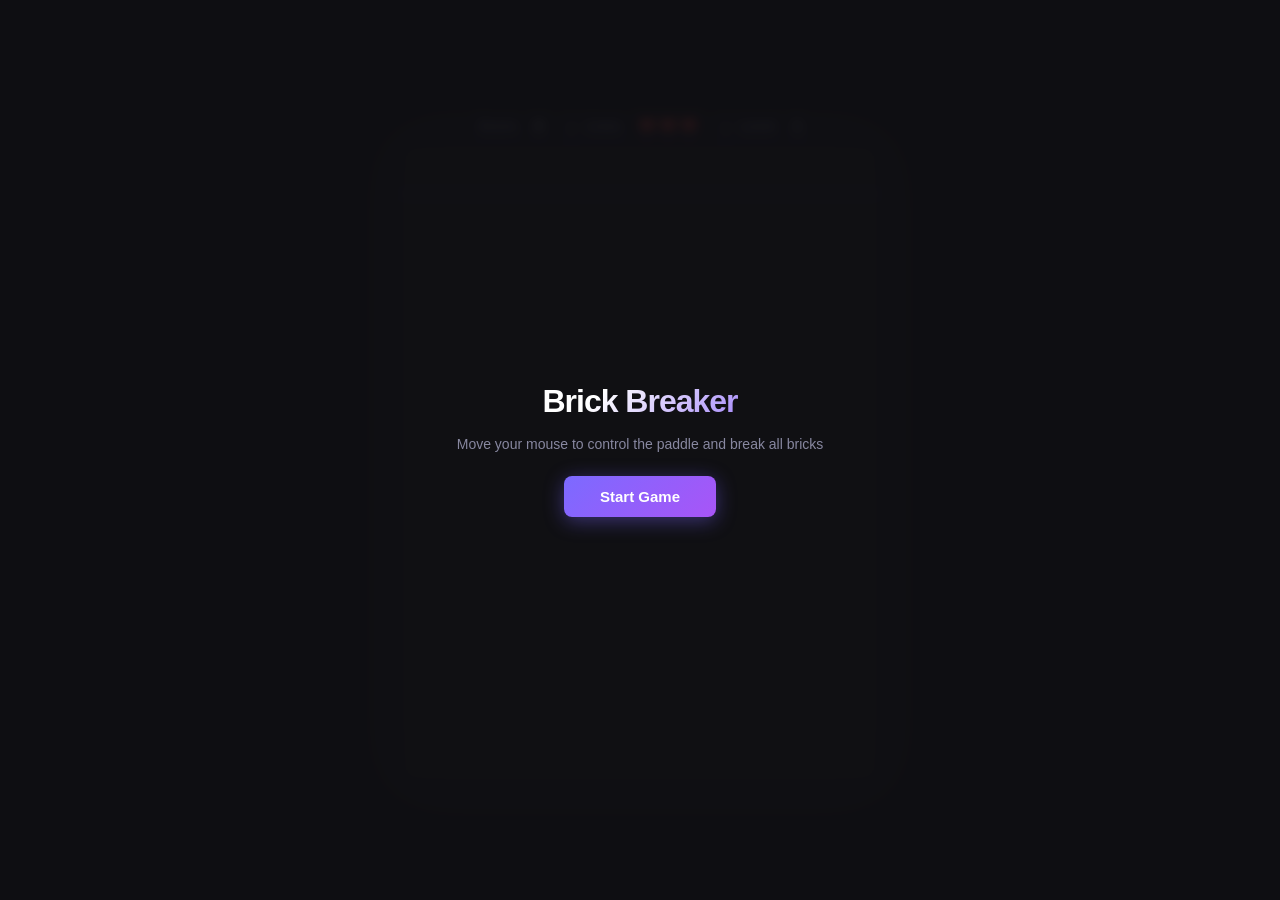
<file: game/brick-breaker.html>
<!DOCTYPE html>
<html lang="en">
<head>
<meta charset="UTF-8"/>
<meta name="viewport" content="width=device-width, initial-scale=1.0, viewport-fit=cover, user-scalable=no"/>
<title>Brick Breaker</title>
<style>
  * { margin:0; padding:0; box-sizing:border-box; }
  html, body { width:100%; height:100%; }
  body {
    background: #0f0f13;
    display: flex;
    flex-direction: column;
    align-items: center;
    justify-content: center;
    font-family: -apple-system, BlinkMacSystemFont, "Segoe UI", sans-serif;
    color: #e8e8f0;
    overflow: hidden;
    padding: 8px;
    touch-action: none;
  }
  #hud {
    display: flex;
    flex-wrap: wrap;
    justify-content: center;
    gap: 18px;
    margin-bottom: 10px;
    font-size: 13px;
    font-weight: 600;
    color: #8888a0;
    letter-spacing: 0.5px;
    flex-shrink: 0;
  }
  #hud span { color: #e8e8f0; }
  canvas {
    display: block;
    border-radius: 12px;
    border: 1px solid rgba(255,255,255,0.08);
    box-shadow: 0 0 60px rgba(124,106,255,0.12);
    cursor: none;
    width: min(480px, calc(100vw - 16px), calc((100vh - 70px) * 480 / 640));
    height: auto;
    aspect-ratio: 480 / 640;
    touch-action: none;
  }
  #overlay {
    position: fixed;
    inset: 0;
    background: rgba(15,15,19,0.88);
    display: flex;
    flex-direction: column;
    align-items: center;
    justify-content: center;
    gap: 16px;
    backdrop-filter: blur(6px);
  }
  #overlay h2 {
    font-size: 32px;
    font-weight: 900;
    letter-spacing: -1px;
    background: linear-gradient(135deg,#fff 30%,#a78bfa);
    -webkit-background-clip: text;
    -webkit-text-fill-color: transparent;
    background-clip: text;
  }
  #overlay p { color: #8888a0; font-size: 14px; }
  #overlay button {
    margin-top: 8px;
    padding: 12px 36px;
    background: linear-gradient(135deg,#7c6aff,#a855f7);
    color: #fff;
    border: none;
    border-radius: 8px;
    font-size: 15px;
    font-weight: 700;
    cursor: pointer;
    box-shadow: 0 4px 20px rgba(124,106,255,0.4);
    transition: transform 0.15s, box-shadow 0.15s;
  }
  #overlay button:hover {
    transform: translateY(-2px);
    box-shadow: 0 8px 28px rgba(124,106,255,0.55);
  }
  #overlay.hidden { display: none; }
</style>
</head>
<body>

<div id="hud">
  Score <span id="score">0</span>
  &nbsp;&nbsp;|&nbsp;&nbsp;
  Lives <span id="lives">❤️ ❤️ ❤️</span>
  &nbsp;&nbsp;|&nbsp;&nbsp;
  Level <span id="level">1</span>
</div>
<canvas id="c"></canvas>

<div id="overlay">
  <h2 id="ov-title">Brick Breaker</h2>
  <p id="ov-sub">Move your mouse to control the paddle and break all bricks</p>
  <button id="ov-btn">Start Game</button>
</div>

<script>
const canvas = document.getElementById('c');
const ctx    = canvas.getContext('2d');
const overlay   = document.getElementById('overlay');
const ovTitle   = document.getElementById('ov-title');
const ovSub     = document.getElementById('ov-sub');
const ovBtn     = document.getElementById('ov-btn');
const scoreEl   = document.getElementById('score');
const livesEl   = document.getElementById('lives');
const levelEl   = document.getElementById('level');

// ── 尺寸 ──────────────────────────────────────────
const CW = 480, CH = 640;
canvas.width  = CW;
canvas.height = CH;

// ── 配色 ──────────────────────────────────────────
const BRICK_COLORS = [
  ['#f97316','#fb923c'], // 橙
  ['#f43f5e','#fb7185'], // 红
  ['#a855f7','#c084fc'], // 紫
  ['#38bdf8','#7dd3fc'], // 蓝
  ['#06d6a0','#34d399'], // 绿
  ['#ffd166','#ffe599'], // 黄
];

// ── 游戏状态 ──────────────────────────────────────
let state = 'idle'; // idle | playing | dead | win
let score = 0, lives = 3, level = 1;
let rafId;

// ── 挡板 ──────────────────────────────────────────
const PAD = { w:90, h:12, y:CH-40, x:CW/2-45, speed:0 };

// ── 球 ────────────────────────────────────────────
const BALL = { r:8, x:0, y:0, vx:0, vy:0 };

// ── 砖块 ──────────────────────────────────────────
const COLS = 8, ROWS = 6;
const BW = (CW - 48) / COLS, BH = 22, BPAD = 5;
const BTOP = 60;
let bricks = [];

function makeBricks() {
  bricks = [];
  for (let r = 0; r < ROWS; r++) {
    for (let c = 0; c < COLS; c++) {
      const hp = r < 2 ? 1 : r < 4 ? 2 : 3;
      bricks.push({
        x: 24 + c * (BW + BPAD),
        y: BTOP + r * (BH + BPAD),
        w: BW - BPAD,
        h: BH,
        hp,
        maxHp: hp,
        ci: r % BRICK_COLORS.length,
        alive: true,
      });
    }
  }
}

function resetBall() {
  BALL.x  = PAD.x + PAD.w / 2;
  BALL.y  = PAD.y - BALL.r - 2;
  const angle = -Math.PI/2 + (Math.random()-0.5)*0.8;
  const spd   = 4 + level * 0.4;
  BALL.vx = Math.cos(angle) * spd;
  BALL.vy = Math.sin(angle) * spd;
}

function startGame() {
  score = 0; lives = 3; level = 1;
  PAD.x = CW/2 - PAD.w/2;
  makeBricks();
  resetBall();
  updateHud();
  overlay.classList.add('hidden');
  state = 'playing';
  if (rafId) cancelAnimationFrame(rafId);
  loop();
}

function nextLevel() {
  level++;
  makeBricks();
  resetBall();
  updateHud();
}

// ── HUD ───────────────────────────────────────────
function updateHud() {
  scoreEl.textContent = score;
  livesEl.textContent = '❤️ '.repeat(lives).trim() || '💀';
  levelEl.textContent = level;
}

// ── 输入 ──────────────────────────────────────────
canvas.addEventListener('mousemove', e => {
  const rect = canvas.getBoundingClientRect();
  const mx   = (e.clientX - rect.left) * (CW / rect.width);
  PAD.x = Math.max(0, Math.min(CW - PAD.w, mx - PAD.w/2));
});

function brickTouch(e) {
  e.preventDefault();
  if (!e.touches || !e.touches[0]) return;
  const rect = canvas.getBoundingClientRect();
  const tx   = (e.touches[0].clientX - rect.left) * (CW / rect.width);
  PAD.x = Math.max(0, Math.min(CW - PAD.w, tx - PAD.w/2));
}
canvas.addEventListener('touchstart', brickTouch, { passive: false });
canvas.addEventListener('touchmove',  brickTouch, { passive: false });

let keys = {};
window.addEventListener('keydown', e => { keys[e.key] = true; });
window.addEventListener('keyup',   e => { keys[e.key] = false; });

function handleKeys() {
  if (keys['ArrowLeft']  || keys['a'] || keys['A']) PAD.x = Math.max(0, PAD.x - 8);
  if (keys['ArrowRight'] || keys['d'] || keys['D']) PAD.x = Math.min(CW - PAD.w, PAD.x + 8);
}

ovBtn.addEventListener('click', startGame);

// ── 碰撞检测 ──────────────────────────────────────
function ballBrickCollision() {
  for (const b of bricks) {
    if (!b.alive) continue;
    const nearX = Math.max(b.x, Math.min(BALL.x, b.x + b.w));
    const nearY = Math.max(b.y, Math.min(BALL.y, b.y + b.h));
    const dx = BALL.x - nearX, dy = BALL.y - nearY;
    if (dx*dx + dy*dy > BALL.r * BALL.r) continue;

    b.hp--;
    if (b.hp <= 0) {
      b.alive = false;
      score += 10 * level;
      updateHud();
    }

    // 反弹方向
    const overlapX = (BALL.vx > 0) ? (BALL.x + BALL.r) - b.x : (b.x + b.w) - (BALL.x - BALL.r);
    const overlapY = (BALL.vy > 0) ? (BALL.y + BALL.r) - b.y : (b.y + b.h) - (BALL.y - BALL.r);
    if (overlapX < overlapY) BALL.vx *= -1; else BALL.vy *= -1;
    break;
  }
}

// ── 粒子 ──────────────────────────────────────────
let particles = [];
function spawnParticles(x, y, color) {
  for (let i = 0; i < 8; i++) {
    const a = Math.random() * Math.PI * 2;
    const s = 1.5 + Math.random() * 2.5;
    particles.push({ x, y, vx: Math.cos(a)*s, vy: Math.sin(a)*s, life:1, color });
  }
}

function updateParticles() {
  particles = particles.filter(p => p.life > 0);
  particles.forEach(p => {
    p.x += p.vx; p.y += p.vy;
    p.vy += 0.08;
    p.life -= 0.03;
  });
}

// ── 更新 ──────────────────────────────────────────
function update() {
  handleKeys();

  BALL.x += BALL.vx;
  BALL.y += BALL.vy;

  // 墙壁
  if (BALL.x - BALL.r < 0)  { BALL.x = BALL.r;      BALL.vx *= -1; }
  if (BALL.x + BALL.r > CW) { BALL.x = CW - BALL.r; BALL.vx *= -1; }
  if (BALL.y - BALL.r < 0)  { BALL.y = BALL.r;       BALL.vy *= -1; }

  // 挡板碰撞
  if (
    BALL.vy > 0 &&
    BALL.y + BALL.r >= PAD.y &&
    BALL.y + BALL.r <= PAD.y + PAD.h + 6 &&
    BALL.x >= PAD.x - 4 &&
    BALL.x <= PAD.x + PAD.w + 4
  ) {
    BALL.y = PAD.y - BALL.r;
    const hit = (BALL.x - (PAD.x + PAD.w/2)) / (PAD.w/2);
    const angle = hit * (Math.PI/3);
    const spd = Math.hypot(BALL.vx, BALL.vy);
    BALL.vx = Math.sin(angle) * spd;
    BALL.vy = -Math.cos(angle) * spd;
  }

  // 落底
  if (BALL.y - BALL.r > CH) {
    lives--;
    updateHud();
    if (lives <= 0) {
      state = 'dead';
      return;
    }
    resetBall();
  }

  ballBrickCollision();
  updateParticles();

  // 过关
  if (bricks.every(b => !b.alive)) {
    nextLevel();
  }
}

// ── 渲染 ──────────────────────────────────────────
function drawBricks() {
  for (const b of bricks) {
    if (!b.alive) continue;
    const [c1, c2] = BRICK_COLORS[b.ci];
    const alpha = 0.4 + 0.6 * (b.hp / b.maxHp);

    // 砖块本体
    ctx.save();
    ctx.globalAlpha = alpha;
    const grad = ctx.createLinearGradient(b.x, b.y, b.x, b.y + b.h);
    grad.addColorStop(0, c1);
    grad.addColorStop(1, c2);
    ctx.fillStyle = grad;
    ctx.beginPath();
    ctx.roundRect(b.x, b.y, b.w, b.h, 4);
    ctx.fill();

    // 高光
    ctx.globalAlpha = alpha * 0.3;
    ctx.fillStyle = '#fff';
    ctx.beginPath();
    ctx.roundRect(b.x + 3, b.y + 2, b.w - 6, 5, 3);
    ctx.fill();
    ctx.restore();

    // HP 指示点
    if (b.maxHp > 1) {
      const dotR = 2.5, gap = 7;
      const totalW = b.maxHp * dotR*2 + (b.maxHp-1) * (gap - dotR*2);
      let dx = b.x + b.w/2 - totalW/2;
      for (let i = 0; i < b.maxHp; i++) {
        ctx.beginPath();
        ctx.arc(dx + dotR, b.y + b.h/2, dotR, 0, Math.PI*2);
        ctx.fillStyle = i < b.hp ? '#fff' : 'rgba(255,255,255,0.2)';
        ctx.globalAlpha = 0.9;
        ctx.fill();
        ctx.globalAlpha = 1;
        dx += gap;
      }
    }
  }
}

function drawPaddle() {
  const grad = ctx.createLinearGradient(PAD.x, PAD.y, PAD.x + PAD.w, PAD.y);
  grad.addColorStop(0, '#7c6aff');
  grad.addColorStop(1, '#a855f7');
  ctx.fillStyle = grad;
  ctx.beginPath();
  ctx.roundRect(PAD.x, PAD.y, PAD.w, PAD.h, PAD.h/2);
  ctx.fill();

  // 高光
  ctx.fillStyle = 'rgba(255,255,255,0.25)';
  ctx.beginPath();
  ctx.roundRect(PAD.x + 6, PAD.y + 2, PAD.w - 12, 4, 2);
  ctx.fill();
}

function drawBall() {
  // 拖影
  ctx.save();
  for (let i = 4; i >= 1; i--) {
    ctx.globalAlpha = 0.06 * i;
    ctx.fillStyle = '#a78bfa';
    ctx.beginPath();
    ctx.arc(BALL.x - BALL.vx * i, BALL.y - BALL.vy * i, BALL.r, 0, Math.PI*2);
    ctx.fill();
  }
  ctx.restore();

  // 球体
  const grad = ctx.createRadialGradient(BALL.x - 2, BALL.y - 2, 1, BALL.x, BALL.y, BALL.r);
  grad.addColorStop(0, '#fff');
  grad.addColorStop(1, '#a78bfa');
  ctx.fillStyle = grad;
  ctx.beginPath();
  ctx.arc(BALL.x, BALL.y, BALL.r, 0, Math.PI*2);
  ctx.fill();
}

function drawParticles() {
  for (const p of particles) {
    ctx.save();
    ctx.globalAlpha = p.life;
    ctx.fillStyle = p.color;
    ctx.beginPath();
    ctx.arc(p.x, p.y, 2.5, 0, Math.PI*2);
    ctx.fill();
    ctx.restore();
  }
}

function drawBackground() {
  ctx.fillStyle = '#18181f';
  ctx.fillRect(0, 0, CW, CH);

  // 顶部装饰线
  ctx.strokeStyle = 'rgba(124,106,255,0.15)';
  ctx.lineWidth = 1;
  ctx.beginPath();
  ctx.moveTo(0, BTOP - 10);
  ctx.lineTo(CW, BTOP - 10);
  ctx.stroke();
}

function render() {
  drawBackground();
  drawBricks();
  drawParticles();
  drawPaddle();
  drawBall();
}

// ── 主循环 ────────────────────────────────────────
function loop() {
  if (state !== 'playing') {
    render();
    return;
  }
  update();
  render();

  if (state === 'dead') {
    ovTitle.textContent = 'Game Over';
    ovSub.textContent   = `Final Score: ${score}`;
    ovBtn.textContent   = 'Play Again';
    overlay.classList.remove('hidden');
    return;
  }

  rafId = requestAnimationFrame(loop);
}

// 初始渲染一帧（显示背景）
drawBackground();
</script>
</body>
</html>
</file>
<file: style.css>
/* ===== Reset & Base ===== */
*, *::before, *::after { box-sizing: border-box; margin: 0; padding: 0; }

:root {
  --bg:        #0f0f13;
  --surface:   #18181f;
  --surface2:  #22222c;
  --border:    rgba(255,255,255,0.08);
  --white:     #ffffff;
  --text:      #e8e8f0;
  --muted:     #8888a0;
  --accent:    #7c6aff;
  --accent2:   #ff6b6b;
  --accent3:   #06d6a0;
  --gold:      #ffd166;

  --badge-arcade:  #ff6b35;
  --badge-puzzle:  #a78bfa;
  --badge-action:  #38bdf8;
  --badge-casual:  #34d399;

  --radius-sm: 10px;
  --radius:    16px;
  --radius-lg: 24px;
  --shadow:    0 4px 24px rgba(0,0,0,0.4);
  --glow:      0 0 40px rgba(124,106,255,0.15);
  --font: -apple-system, BlinkMacSystemFont, "Segoe UI", sans-serif;
  --trans: 0.22s cubic-bezier(0.4,0,0.2,1);
}

html { scroll-behavior: smooth; }

body {
  font-family: var(--font);
  background: var(--bg);
  color: var(--text);
  font-size: 16px;
  line-height: 1.6;
  -webkit-font-smoothing: antialiased;
}

a { color: inherit; text-decoration: none; }

.container {
  max-width: 980px;
  margin: 0 auto;
  padding: 0 28px;
}

img, svg, canvas, iframe { max-width: 100%; }

/* ===== Scrollbar ===== */
::-webkit-scrollbar { width: 6px; }
::-webkit-scrollbar-track { background: var(--bg); }
::-webkit-scrollbar-thumb { background: var(--surface2); border-radius: 99px; }

/* ===== Header ===== */
.site-header {
  background: rgba(15,15,19,0.85);
  backdrop-filter: blur(20px);
  -webkit-backdrop-filter: blur(20px);
  border-bottom: 1px solid var(--border);
  position: sticky;
  top: 0;
  z-index: 100;
}

.header-inner {
  max-width: 980px;
  margin: 0 auto;
  padding: 0 28px;
  display: flex;
  align-items: center;
  height: 68px;
}

.logo {
  display: flex;
  align-items: center;
  gap: 12px;
  flex-shrink: 0;
}

.logo-mark {
  width: 38px;
  height: 38px;
  background: linear-gradient(135deg, var(--accent), #a855f7);
  color: #fff;
  border-radius: 10px;
  display: flex;
  align-items: center;
  justify-content: center;
  font-weight: 900;
  font-size: 13px;
  letter-spacing: 0.5px;
  box-shadow: 0 4px 16px rgba(124,106,255,0.4);
}

.logo-text {
  display: flex;
  flex-direction: column;
  line-height: 1.2;
}

.logo-text strong {
  font-size: 15px;
  font-weight: 800;
  color: var(--white);
  letter-spacing: -0.3px;
}

.logo-text small {
  font-size: 11px;
  color: var(--muted);
}

.main-nav {
  display: flex;
  gap: 4px;
  margin-left: auto;
}

.main-nav a {
  padding: 7px 14px;
  border-radius: var(--radius-sm);
  font-size: 14px;
  font-weight: 500;
  color: var(--muted);
  transition: color var(--trans), background var(--trans);
}

.main-nav a:hover {
  color: var(--white);
  background: var(--surface2);
}

/* ===== Section Labels ===== */
.section-label {
  display: inline-flex;
  align-items: center;
  gap: 6px;
  font-size: 11px;
  font-weight: 700;
  letter-spacing: 1.5px;
  text-transform: uppercase;
  color: var(--accent);
  margin-bottom: 14px;
}

.section-label::before {
  content: '';
  display: inline-block;
  width: 16px;
  height: 2px;
  background: var(--accent);
  border-radius: 99px;
}

/* ===== Hero ===== */
.hero {
  position: relative;
  overflow: hidden;
  background: var(--surface);
  border-bottom: 1px solid var(--border);
  padding: 80px 0 0;
}

/* Mesh gradient blobs */
.hero::before {
  content: '';
  position: absolute;
  width: 600px; height: 600px;
  border-radius: 50%;
  background: radial-gradient(circle, rgba(124,106,255,0.18) 0%, transparent 70%);
  top: -200px; left: -100px;
  pointer-events: none;
}

.hero::after {
  content: '';
  position: absolute;
  width: 400px; height: 400px;
  border-radius: 50%;
  background: radial-gradient(circle, rgba(255,107,107,0.12) 0%, transparent 70%);
  top: 0; right: 0;
  pointer-events: none;
}

.hero .container { position: relative; z-index: 1; }

.hero h1 {
  font-size: clamp(40px, 6vw, 60px);
  font-weight: 900;
  line-height: 1.08;
  letter-spacing: -2px;
  margin-bottom: 22px;
  background: linear-gradient(135deg, #fff 30%, #a78bfa 100%);
  -webkit-background-clip: text;
  -webkit-text-fill-color: transparent;
  background-clip: text;
}

.hero-desc {
  font-size: 17px;
  color: var(--muted);
  max-width: 500px;
  margin-bottom: 36px;
  line-height: 1.75;
}

.hero-actions {
  display: flex;
  gap: 12px;
  flex-wrap: wrap;
  margin-bottom: 72px;
}

/* Buttons */
.btn {
  display: inline-flex;
  align-items: center;
  gap: 8px;
  padding: 13px 26px;
  border-radius: var(--radius-sm);
  font-size: 14px;
  font-weight: 700;
  transition: transform var(--trans), box-shadow var(--trans), opacity var(--trans);
  cursor: pointer;
  letter-spacing: 0.2px;
}

.btn:hover { transform: translateY(-2px); }

.btn-primary {
  background: linear-gradient(135deg, var(--accent), #a855f7);
  color: #fff;
  box-shadow: 0 4px 20px rgba(124,106,255,0.4);
}

.btn-primary:hover {
  box-shadow: 0 8px 28px rgba(124,106,255,0.55);
}

.btn-outline {
  background: var(--surface2);
  color: var(--text);
  border: 1px solid var(--border);
}

.btn-outline:hover { background: var(--surface); }

/* Featured */
.hero-featured {
  border-top: 1px solid var(--border);
  padding: 48px 0;
}

.hero-featured h2 {
  font-size: 20px;
  font-weight: 700;
  color: var(--white);
  margin-bottom: 24px;
  letter-spacing: -0.3px;
}

.featured-grid {
  display: grid;
  grid-template-columns: repeat(3, 1fr);
  gap: 14px;
}

.featured-card {
  display: flex;
  flex-direction: column;
  align-items: center;
  gap: 12px;
  padding: 24px 16px;
  background: var(--bg);
  border: 1px solid var(--border);
  border-radius: var(--radius);
  text-align: center;
  transition: border-color var(--trans), transform var(--trans), box-shadow var(--trans);
}

.featured-card:hover {
  border-color: rgba(124,106,255,0.4);
  transform: translateY(-3px);
  box-shadow: var(--glow);
}

.featured-thumb {
  width: 72px;
  height: 72px;
  border-radius: 14px;
  display: flex;
  align-items: center;
  justify-content: center;
}

.featured-card > span {
  font-weight: 700;
  font-size: 14px;
  color: var(--white);
}

.featured-card small {
  font-size: 11px;
  color: var(--muted);
}

/* ===== Games Section ===== */
.games-section {
  padding: 88px 0;
}

.games-section h2 {
  font-size: clamp(30px, 4vw, 44px);
  font-weight: 900;
  letter-spacing: -1.5px;
  margin-bottom: 12px;
  color: var(--white);
}

.section-desc {
  color: var(--muted);
  font-size: 16px;
  margin-bottom: 40px;
  max-width: 560px;
  line-height: 1.75;
}

/* Filter */
.filter-bar {
  display: flex;
  flex-wrap: wrap;
  gap: 8px;
  margin-bottom: 24px;
  padding: 6px;
  background: var(--surface);
  border: 1px solid var(--border);
  border-radius: var(--radius-sm);
  display: inline-flex;
}

.filter-btn {
  padding: 7px 18px;
  border-radius: 7px;
  font-size: 13px;
  font-weight: 700;
  cursor: pointer;
  border: none;
  background: transparent;
  color: var(--muted);
  transition: background var(--trans), color var(--trans), box-shadow var(--trans);
  letter-spacing: 0.2px;
}

.filter-btn:hover { color: var(--white); background: var(--surface2); }

.filter-btn.active {
  background: linear-gradient(135deg, var(--accent), #a855f7);
  color: #fff;
  box-shadow: 0 2px 12px rgba(124,106,255,0.35);
}

.game-count {
  font-size: 13px;
  font-weight: 600;
  margin: 20px 0 28px;
  color: var(--muted);
}

.game-count span {
  color: var(--accent);
  font-size: 15px;
}

/* Grid */
.games-grid {
  display: grid;
  grid-template-columns: repeat(2, 1fr);
  gap: 18px;
}

.game-card {
  background: var(--surface);
  border: 1px solid var(--border);
  border-radius: var(--radius);
  overflow: hidden;
  transition: transform var(--trans), box-shadow var(--trans), border-color var(--trans);
  position: relative;
}

.game-card::after {
  content: '';
  position: absolute;
  inset: 0;
  border-radius: var(--radius);
  opacity: 0;
  transition: opacity var(--trans);
  pointer-events: none;
  background: linear-gradient(135deg, rgba(124,106,255,0.04), rgba(168,85,247,0.04));
}

.game-card:hover {
  transform: translateY(-5px);
  box-shadow: 0 16px 40px rgba(0,0,0,0.5), 0 0 0 1px rgba(124,106,255,0.2);
  border-color: rgba(124,106,255,0.3);
}

.game-card:hover::after { opacity: 1; }

.game-card a {
  display: block;
}

/* Thumbnails with richer gradients */
.card-thumb {
  width: 100%;
  height: 164px;
  display: flex;
  align-items: center;
  justify-content: center;
  position: relative;
  overflow: hidden;
}

.card-thumb::after {
  content: '';
  position: absolute;
  inset: 0;
  background: linear-gradient(to bottom, transparent 50%, rgba(0,0,0,0.25));
}

.arcade-bg  { background: linear-gradient(135deg, #1a2e2a 0%, #0d2520 100%); }
.puzzle-bg  { background: linear-gradient(135deg, #2a2010 0%, #1e1808 100%); }
.action-bg  { background: linear-gradient(135deg, #101828 0%, #0a1020 100%); }
.casual-bg  { background: linear-gradient(135deg, #0e2018 0%, #081810 100%); }

/* Colored top accent line */
.game-card[data-category="arcade"] .card-thumb { border-top: 3px solid var(--badge-arcade); }
.game-card[data-category="puzzle"] .card-thumb { border-top: 3px solid var(--badge-puzzle); }
.game-card[data-category="action"] .card-thumb { border-top: 3px solid var(--badge-action); }
.game-card[data-category="casual"] .card-thumb { border-top: 3px solid var(--badge-casual); }

.game-card h3,
.game-card p,
.badge,
.open-link {
  padding: 0 20px;
}

.badge {
  display: inline-block;
  margin: 18px 20px 10px;
  padding: 4px 12px;
  border-radius: 99px;
  font-size: 10px;
  font-weight: 800;
  letter-spacing: 1px;
  text-transform: uppercase;
  color: #fff;
}

.badge-arcade  { background: linear-gradient(90deg, #ff6b35, #f7c59f); color: #1a0a00; }
.badge-puzzle  { background: linear-gradient(90deg, #a78bfa, #c4b5fd); color: #1a0a30; }
.badge-action  { background: linear-gradient(90deg, #38bdf8, #7dd3fc); color: #001a28; }
.badge-casual  { background: linear-gradient(90deg, #34d399, #6ee7b7); color: #001a10; }

.game-card h3 {
  font-size: 17px;
  font-weight: 800;
  margin-bottom: 8px;
  color: var(--white);
  letter-spacing: -0.3px;
}

.game-card p {
  font-size: 13px;
  color: var(--muted);
  line-height: 1.65;
  margin-bottom: 16px;
}

.open-link {
  display: flex;
  align-items: center;
  gap: 6px;
  padding-bottom: 20px;
  font-size: 13px;
  font-weight: 700;
  transition: gap var(--trans);
}

.game-card:hover .open-link { gap: 10px; }

.game-card[data-category="arcade"] .open-link { color: var(--badge-arcade); }
.game-card[data-category="puzzle"] .open-link { color: #a78bfa; }
.game-card[data-category="action"] .open-link { color: var(--badge-action); }
.game-card[data-category="casual"] .open-link { color: var(--badge-casual); }

.game-card.hidden { display: none; }

/* ===== Company Intro ===== */
.company-section {
  background: var(--surface);
  border-top: 1px solid var(--border);
  border-bottom: 1px solid var(--border);
  padding: 88px 0;
  position: relative;
  overflow: hidden;
}

.company-section::before {
  content: '';
  position: absolute;
  width: 500px; height: 500px;
  border-radius: 50%;
  background: radial-gradient(circle, rgba(124,106,255,0.08) 0%, transparent 70%);
  top: -150px; right: -100px;
  pointer-events: none;
}

.company-intro {
  display: grid;
  grid-template-columns: 1fr 280px;
  gap: 60px;
  align-items: start;
}

.company-intro-text h2 {
  font-size: clamp(30px, 4vw, 46px);
  font-weight: 900;
  letter-spacing: -1.5px;
  margin-bottom: 24px;
  color: var(--white);
  background: linear-gradient(135deg, #fff 40%, #a78bfa);
  -webkit-background-clip: text;
  -webkit-text-fill-color: transparent;
  background-clip: text;
}

.company-desc {
  font-size: 15px;
  color: var(--muted);
  line-height: 1.8;
  margin-bottom: 16px;
  max-width: 580px;
}

.company-desc strong {
  color: var(--text);
  font-weight: 700;
}

.company-tags {
  display: flex;
  flex-wrap: wrap;
  gap: 8px;
  margin-top: 28px;
}

.company-tags span {
  padding: 6px 14px;
  border-radius: 99px;
  font-size: 12px;
  font-weight: 700;
  letter-spacing: 0.3px;
  background: var(--surface2);
  border: 1px solid var(--border);
  color: var(--muted);
}

.company-stats {
  display: grid;
  grid-template-columns: 1fr 1fr;
  gap: 12px;
}

.stat-card {
  background: var(--surface2);
  border: 1px solid var(--border);
  border-radius: var(--radius);
  padding: 22px 16px;
  display: flex;
  flex-direction: column;
  align-items: center;
  gap: 6px;
  text-align: center;
  transition: border-color var(--trans), transform var(--trans);
}

.stat-card:hover {
  border-color: rgba(124,106,255,0.35);
  transform: translateY(-2px);
}

.stat-num {
  font-size: 28px;
  font-weight: 900;
  letter-spacing: -1px;
  background: linear-gradient(135deg, #fff, #a78bfa);
  -webkit-background-clip: text;
  -webkit-text-fill-color: transparent;
  background-clip: text;
}

.stat-label {
  font-size: 11px;
  font-weight: 600;
  color: var(--muted);
  text-align: center;
  line-height: 1.4;
}

@media (max-width: 680px) {
  .company-intro { grid-template-columns: 1fr; gap: 36px; }
  .company-stats  { grid-template-columns: repeat(2, 1fr); }
}

/* ===== About ===== */
.about-section {
  background: var(--surface);
  padding: 88px 0;
  border-top: 1px solid var(--border);
  border-bottom: 1px solid var(--border);
  position: relative;
  overflow: hidden;
}

.about-section::before {
  content: '';
  position: absolute;
  width: 500px; height: 500px;
  border-radius: 50%;
  background: radial-gradient(circle, rgba(6,214,160,0.07) 0%, transparent 70%);
  bottom: -200px; right: -100px;
  pointer-events: none;
}

.about-section h2 {
  font-size: clamp(26px, 3.5vw, 38px);
  font-weight: 900;
  letter-spacing: -1px;
  margin-bottom: 44px;
  color: var(--white);
  position: relative;
}

.about-grid {
  display: grid;
  grid-template-columns: repeat(3, 1fr);
  gap: 16px;
  position: relative;
}

.about-card {
  padding: 30px;
  background: var(--bg);
  border: 1px solid var(--border);
  border-radius: var(--radius);
  transition: border-color var(--trans), transform var(--trans);
}

.about-card:hover {
  border-color: rgba(124,106,255,0.3);
  transform: translateY(-3px);
}

.about-icon {
  font-size: 30px;
  margin-bottom: 16px;
  display: block;
  filter: drop-shadow(0 4px 8px rgba(0,0,0,0.4));
}

.about-card h3 {
  font-size: 15px;
  font-weight: 800;
  margin-bottom: 10px;
  color: var(--white);
}

.about-card p {
  font-size: 13px;
  color: var(--muted);
  line-height: 1.75;
}

/* ===== Contact ===== */
.contact-section {
  padding: 100px 0;
  position: relative;
  overflow: hidden;
}

.contact-section::before {
  content: '';
  position: absolute;
  width: 700px; height: 700px;
  border-radius: 50%;
  background: radial-gradient(circle, rgba(124,106,255,0.1) 0%, transparent 70%);
  top: 50%; left: 50%;
  transform: translate(-50%, -50%);
  pointer-events: none;
}

.contact-inner {
  text-align: center;
  position: relative;
  z-index: 1;
}

.contact-inner h2 {
  font-size: clamp(26px, 3.5vw, 38px);
  font-weight: 900;
  letter-spacing: -1px;
  margin-bottom: 14px;
  color: var(--white);
}

.contact-inner > p {
  color: var(--muted);
  font-size: 16px;
  margin-bottom: 32px;
  max-width: 460px;
  margin-left: auto;
  margin-right: auto;
  line-height: 1.75;
}

.contact-email {
  display: inline-flex;
  align-items: center;
  gap: 10px;
  font-size: 17px;
  font-weight: 700;
  color: var(--white);
  background: var(--surface);
  border: 1px solid var(--border);
  padding: 14px 28px;
  border-radius: var(--radius-sm);
  transition: border-color var(--trans), box-shadow var(--trans), transform var(--trans);
}

.contact-email:hover {
  border-color: rgba(124,106,255,0.4);
  box-shadow: var(--glow);
  transform: translateY(-2px);
}

/* ===== Footer ===== */
.site-footer {
  background: var(--surface);
  border-top: 1px solid var(--border);
  padding: 24px 0;
}

.footer-inner {
  display: flex;
  align-items: center;
  justify-content: space-between;
  flex-wrap: wrap;
  gap: 12px;
  font-size: 13px;
  color: var(--muted);
}

.footer-inner nav {
  display: flex;
  gap: 20px;
}

.footer-inner nav a {
  transition: color var(--trans);
}

.footer-inner nav a:hover { color: var(--white); }

/* ===== Play Page ===== */
html, body { overscroll-behavior: none; }

.play-page {
  height: 100vh;
  height: 100dvh;
  overflow: hidden;
  display: flex;
  flex-direction: column;
}

.play-header {
  background: var(--surface);
  border-bottom: 1px solid var(--border);
  padding: 0 16px;
  height: 52px;
  display: flex;
  align-items: center;
  gap: 12px;
  flex-shrink: 0;
  padding-top: env(safe-area-inset-top);
  padding-left: max(16px, env(safe-area-inset-left));
  padding-right: max(16px, env(safe-area-inset-right));
}

.back-btn {
  display: inline-flex;
  align-items: center;
  gap: 6px;
  font-size: 13px;
  font-weight: 600;
  color: var(--muted);
  padding: 6px 12px;
  border-radius: var(--radius-sm);
  border: 1px solid var(--border);
  transition: color var(--trans), border-color var(--trans);
}

.back-btn:hover {
  color: var(--white);
  border-color: rgba(124,106,255,0.4);
}

.play-title {
  font-size: 15px;
  font-weight: 700;
  color: var(--white);
}

.game-frame-wrap {
  flex: 1;
  width: 100%;
  background: #000;
  display: flex;
  align-items: stretch;
  justify-content: stretch;
  min-height: 0;
}

.game-frame-wrap iframe {
  width: 100%;
  height: 100%;
  border: none;
}

.game-placeholder {
  color: #333;
  text-align: center;
}

.game-placeholder h2 {
  color: #555;
  font-size: 20px;
  margin-bottom: 8px;
}

.game-placeholder code {
  background: #1a1a1a;
  color: #888;
  padding: 3px 8px;
  border-radius: 4px;
  font-size: 13px;
}

/* ===== Responsive ===== */
@media (max-width: 980px) {
  .container,
  .header-inner { padding: 0 18px; }
  .games-section,
  .company-section,
  .about-section { padding: 64px 0; }
  .contact-section { padding: 72px 0; }
  .about-grid    { grid-template-columns: repeat(2, 1fr); }
  .featured-grid { grid-template-columns: repeat(3, 1fr); gap: 10px; }
}

@media (max-width: 720px) {
  .featured-grid { grid-template-columns: repeat(2, 1fr); }
  .featured-thumb { width: 60px; height: 60px; }
  .featured-card { padding: 18px 10px; }

  .games-grid    { grid-template-columns: 1fr; gap: 14px; }
  .about-grid    { grid-template-columns: 1fr; }
  .company-intro { grid-template-columns: 1fr; gap: 28px; }
  .company-stats { grid-template-columns: repeat(2, 1fr); }

  .hero { padding: 56px 0 0; }
  .hero h1 { font-size: clamp(32px, 9vw, 44px); letter-spacing: -1px; }
  .hero-desc { font-size: 15px; margin-bottom: 24px; }
  .hero-actions { margin-bottom: 48px; }
  .hero-featured { padding: 36px 0; }
  .hero-featured h2 { font-size: 17px; }

  .games-section h2,
  .company-intro-text h2 { font-size: clamp(26px, 7vw, 36px); }
  .about-section h2,
  .contact-inner h2 { font-size: clamp(22px, 6vw, 30px); }

  .header-inner { height: 58px; padding: 0 14px; }
  .logo-mark { width: 34px; height: 34px; font-size: 12px; }
  .logo-text strong { font-size: 14px; }
  .logo-text small { font-size: 10px; }
  .main-nav { gap: 0; }
  .main-nav a { font-size: 13px; padding: 6px 8px; }

  .filter-bar {
    display: flex;
    flex-wrap: nowrap;
    overflow-x: auto;
    -webkit-overflow-scrolling: touch;
    max-width: 100%;
    scrollbar-width: none;
  }
  .filter-bar::-webkit-scrollbar { display: none; }
  .filter-btn { white-space: nowrap; flex-shrink: 0; }

  .card-thumb { height: 140px; }
  .game-card h3 { font-size: 16px; }
  .game-card p  { font-size: 12.5px; }

  .footer-inner { flex-direction: column; align-items: flex-start; gap: 8px; text-align: left; }
  .footer-inner nav { gap: 14px; flex-wrap: wrap; }

  .contact-email { font-size: 15px; padding: 12px 22px; word-break: break-all; }

  .play-header { height: 48px; padding: 0 12px; gap: 8px; }
  .back-btn { font-size: 12px; padding: 5px 10px; }
  .play-title { font-size: 13px; }
}

@media (max-width: 420px) {
  .featured-grid { grid-template-columns: 1fr; }
  .company-stats { grid-template-columns: 1fr; }
  .logo-text small { display: none; }
  .container,
  .header-inner { padding: 0 14px; }
}

/* ===== Fade-in animation ===== */
@keyframes fadeUp {
  from { opacity: 0; transform: translateY(20px); }
  to   { opacity: 1; transform: translateY(0); }
}

.hero h1, .hero-desc, .hero-actions {
  animation: fadeUp 0.6s cubic-bezier(0.4,0,0.2,1) both;
}
.hero h1    { animation-delay: 0.05s; }
.hero-desc  { animation-delay: 0.12s; }
.hero-actions { animation-delay: 0.2s; }
</file>
<file: game/qqdzz/style.css>
body, html {
    margin: 0;
    padding: 0;
    width: 100%;
    height: 100%;
    overflow: hidden;
    font-family: 'Segoe UI', Tahoma, Geneva, Verdana, sans-serif;
    background-color: #222;
    user-select: none;
    touch-action: none;
    -webkit-tap-highlight-color: transparent;
}

canvas {
    display: block;
    touch-action: none;
}

/* Mobile touch controls */
#mobileControls {
    position: absolute;
    right: 12px;
    bottom: 16px;
    display: none;
    flex-direction: column;
    gap: 12px;
    z-index: 20;
    pointer-events: auto;
}
#mobileControls button {
    width: 64px;
    height: 64px;
    border-radius: 50%;
    border: 2px solid rgba(255,255,255,0.4);
    background: rgba(78, 205, 196, 0.55);
    color: white;
    font-size: 13px;
    font-weight: 700;
    cursor: pointer;
    -webkit-tap-highlight-color: transparent;
    box-shadow: 0 4px 12px rgba(0,0,0,0.4);
    line-height: 1;
}
#mobileControls button:active { background: rgba(78, 205, 196, 0.85); transform: scale(0.95); }

@media (pointer: coarse), (max-width: 720px) {
    #mobileControls { display: flex; }
    #leaderboard { width: 140px; font-size: 12px; }
    #leaderboard h3 { font-size: 13px; }
    #leaderboard li { font-size: 12px; }
}

/* 开始菜单 */
#startMenu {
    position: absolute;
    top: 0;
    left: 0;
    width: 100%;
    height: 100%;
    background: rgba(0, 0, 0, 0.6);
    display: flex;
    justify-content: center;
    align-items: center;
    z-index: 10;
}

.menu-box {
    background: #fff;
    padding: 30px;
    border-radius: 15px;
    text-align: center;
    box-shadow: 0 0 20px rgba(0,0,0,0.5);
    width: 300px;
}

.menu-box h1 {
    color: #FF6B6B;
    margin-bottom: 20px;
    font-size: 28px;
}

.menu-box input {
    width: 80%;
    padding: 10px;
    font-size: 16px;
    border: 2px solid #ddd;
    border-radius: 5px;
    margin-bottom: 15px;
    outline: none;
    text-align: center;
}

.menu-box input:focus {
    border-color: #4ECDC4;
}

.menu-box button {
    width: 90%;
    padding: 12px;
    background: #4ECDC4;
    color: white;
    border: none;
    border-radius: 25px;
    font-size: 18px;
    cursor: pointer;
    transition: background 0.2s;
}

.menu-box button:hover {
    background: #45b7af;
}

.controls-hint {
    margin-top: 20px;
    color: #666;
    font-size: 12px;
    text-align: left;
    padding-left: 20px;
}

.controls-hint p {
    margin: 5px 0;
}

/* 游戏内 UI */
#gameUI {
    position: absolute;
    top: 0;
    left: 0;
    width: 100%;
    height: 100%;
    pointer-events: none; /* 让鼠标事件穿透UI层传给Canvas */
}

#leaderboard {
    position: absolute;
    top: 10px;
    right: 10px;
    width: 200px;
    background: rgba(0, 0, 0, 0.4);
    color: white;
    padding: 10px;
    border-radius: 5px;
}

#leaderboard h3 {
    margin: 0 0 10px 0;
    text-align: center;
    font-size: 16px;
    border-bottom: 1px solid rgba(255,255,255,0.2);
    padding-bottom: 5px;
}

#leaderboard ul {
    list-style: none;
    padding: 0;
    margin: 0;
}

#leaderboard li {
    font-size: 14px;
    margin-bottom: 4px;
    white-space: nowrap;
    overflow: hidden;
    text-overflow: ellipsis;
}

#leaderboard li.me {
    color: #FF6B6B;
    font-weight: bold;
}

#scoreBox {
    position: absolute;
    bottom: 10px;
    left: 10px;
    color: white;
    font-size: 18px;
    font-weight: bold;
    text-shadow: 1px 1px 2px black;
}
</file>
